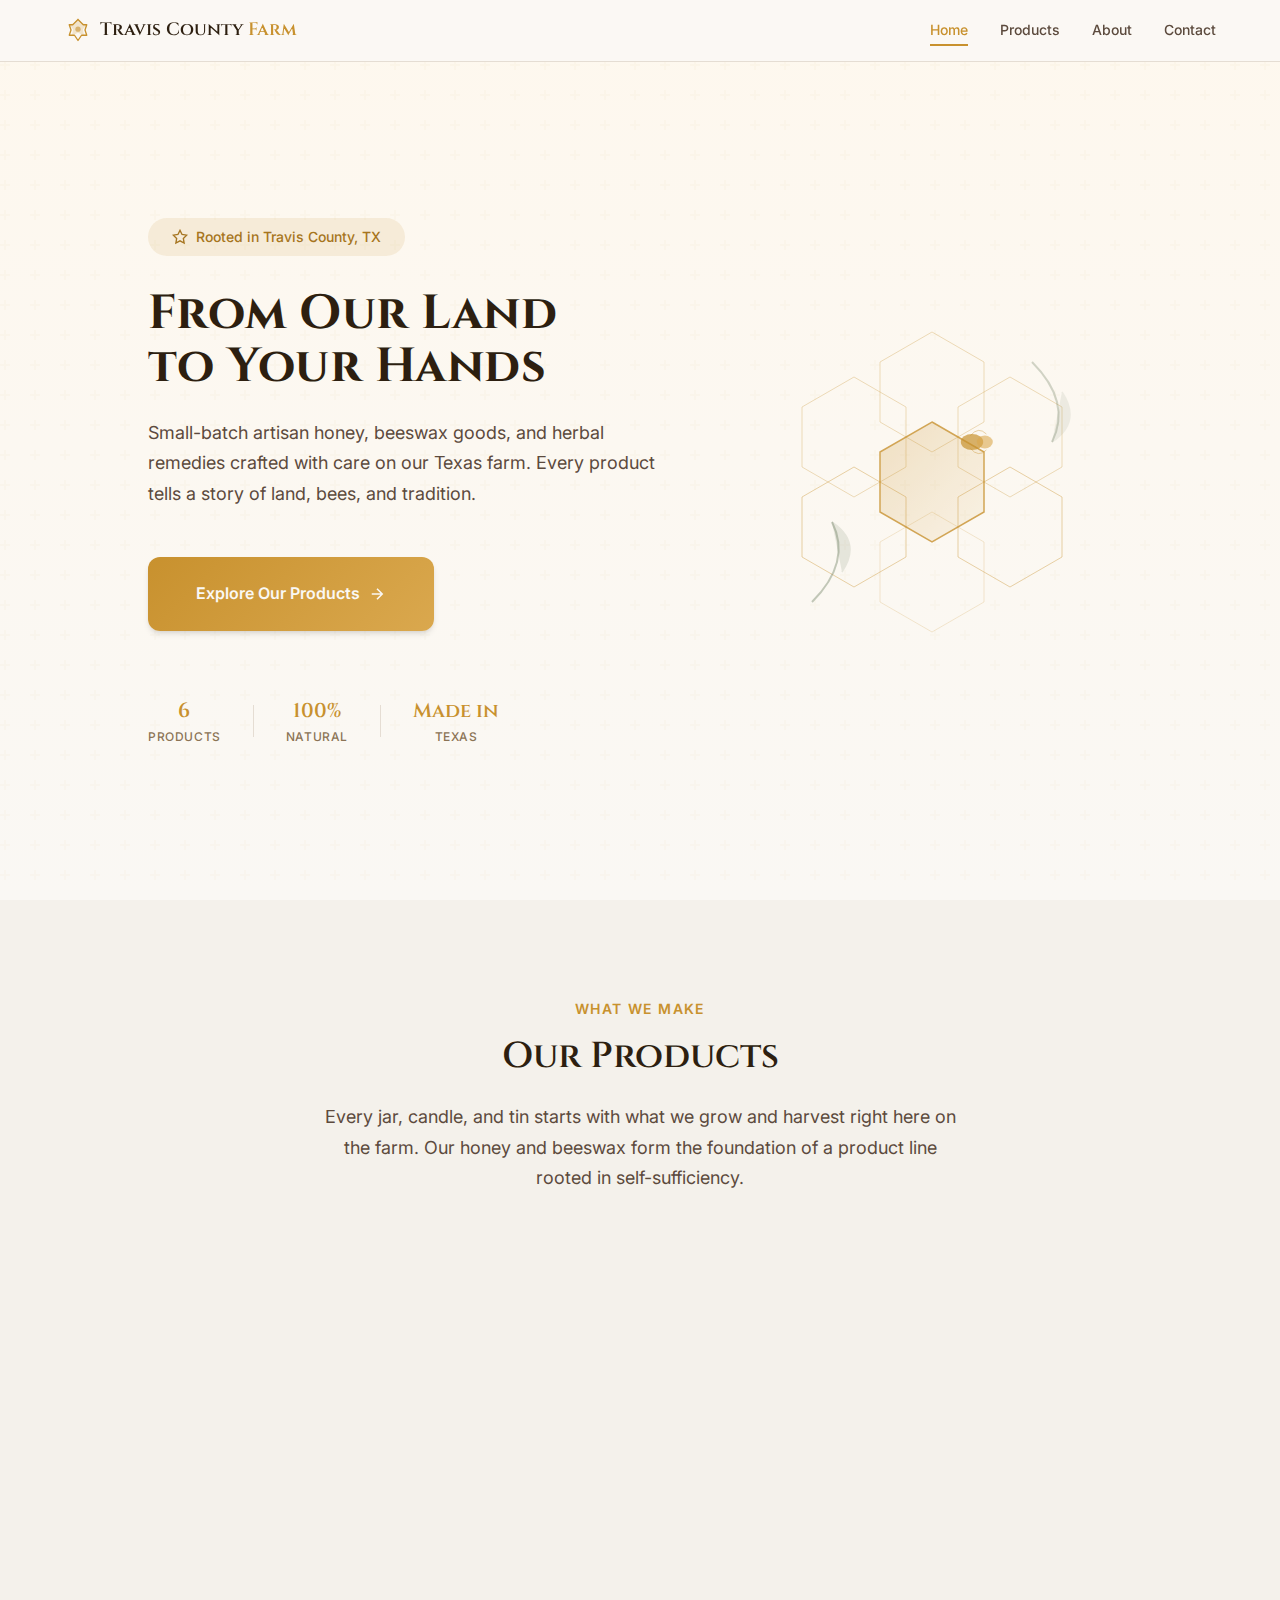
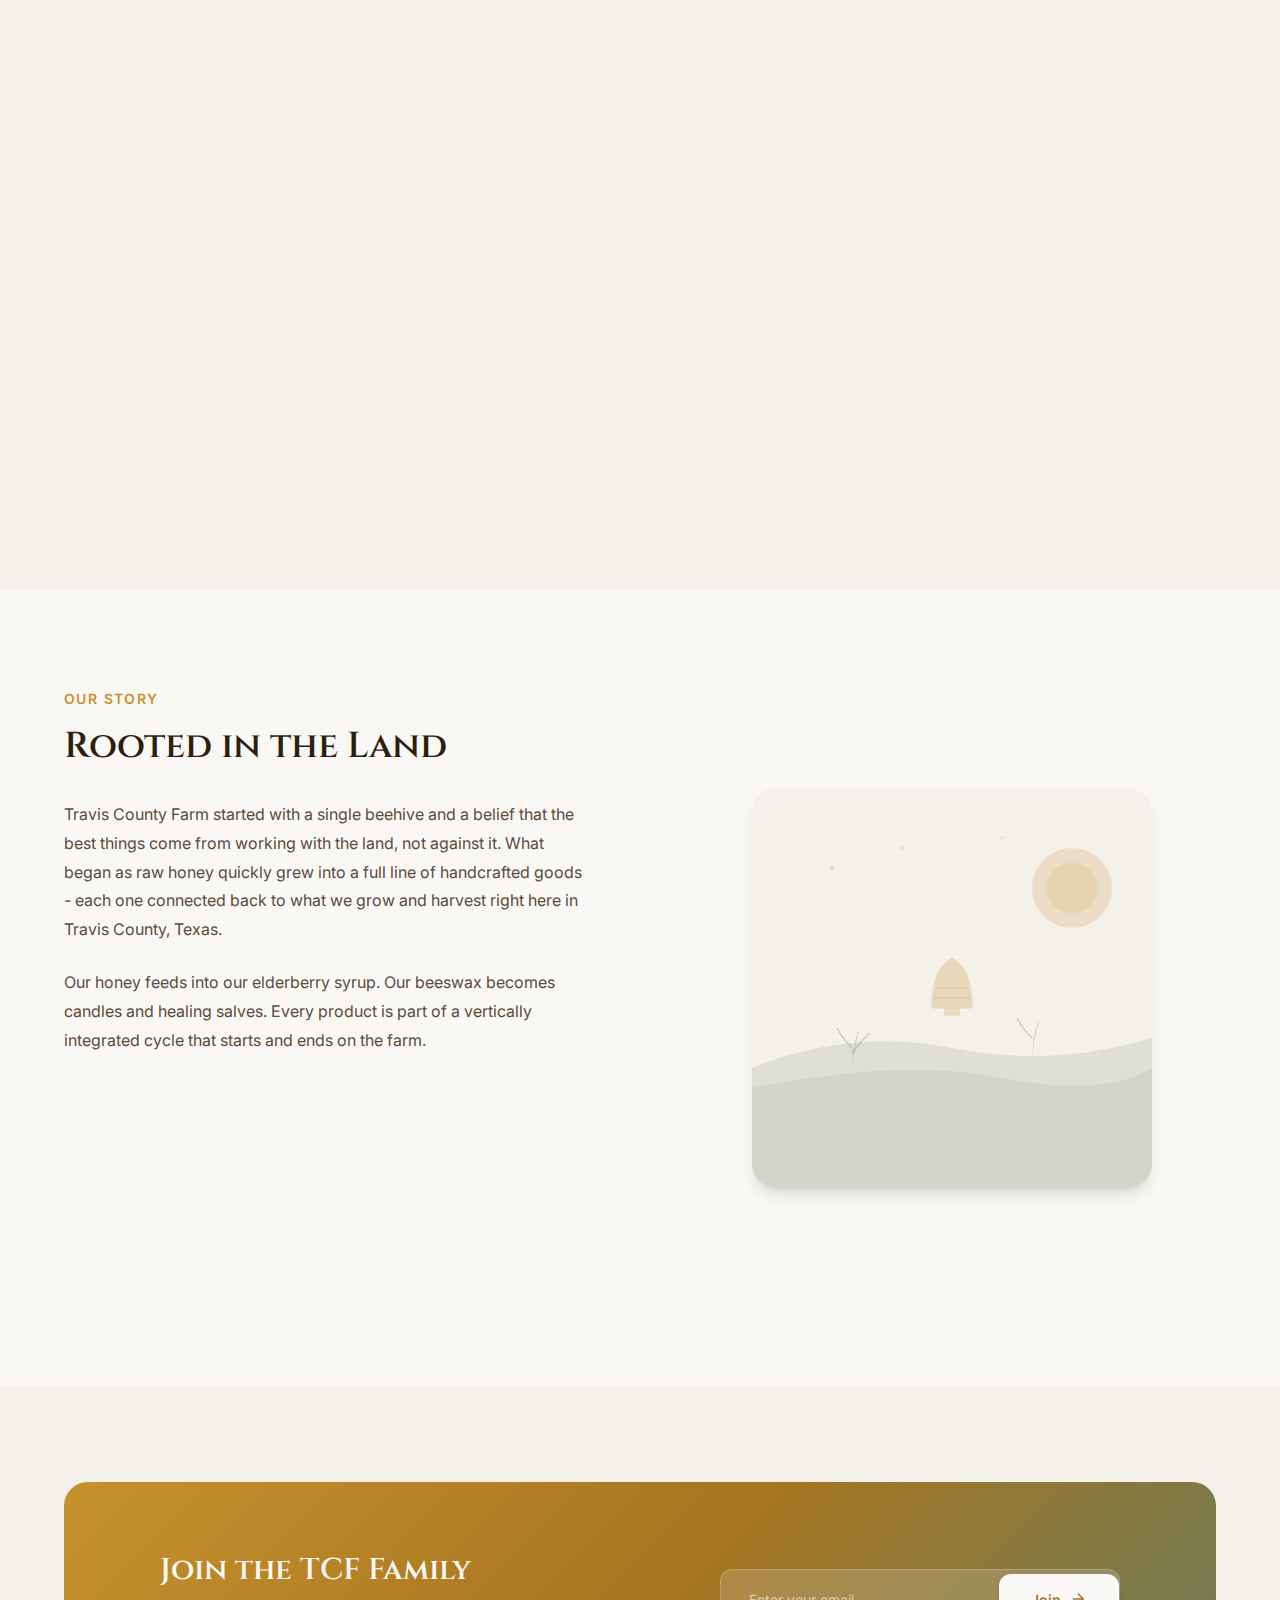
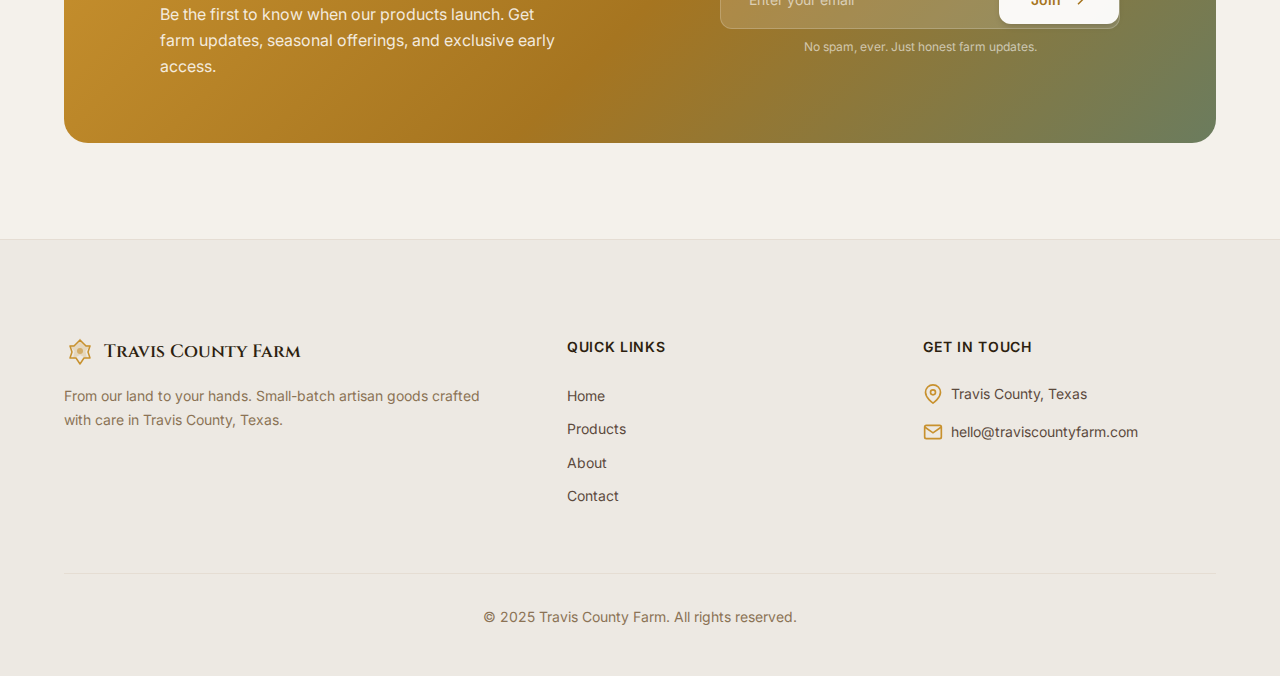
<file: index.html>
<!DOCTYPE html>
<html lang="en">
<head>
    <meta charset="UTF-8">
    <meta name="viewport" content="width=device-width, initial-scale=1.0, viewport-fit=cover">

    <!-- Primary Meta Tags -->
    <title>Travis County Farm | Artisan Honey, Beeswax & Herbal Goods from Texas</title>
    <meta name="title" content="Travis County Farm | Artisan Honey, Beeswax & Herbal Goods from Texas">
    <meta name="description" content="Small-batch raw honey, beeswax candles, herbal teas, tallow balm, elderberry syrup & healing salves. From our land to your hands in Travis County, TX.">
    <meta name="keywords" content="raw honey, beeswax candles, herbal tea, tallow balm, elderberry syrup, healing salve, Travis County, Texas farm, artisan goods, natural products">
    <meta name="author" content="Travis County Farm">
    <meta name="robots" content="index, follow, max-image-preview:large, max-snippet:-1">
    <link rel="canonical" href="https://traviscountyfarm.com/">

    <!-- Theme Color -->
    <meta name="theme-color" content="#c8912e">
    <meta name="msapplication-TileColor" content="#c8912e">

    <!-- Geographic Meta Tags -->
    <meta name="geo.region" content="US-TX">
    <meta name="geo.placename" content="Travis County, Texas">
    <meta name="geo.position" content="30.2672;-97.7431">
    <meta name="ICBM" content="30.2672, -97.7431">

    <!-- Open Graph / Facebook -->
    <meta property="og:type" content="website">
    <meta property="og:url" content="https://traviscountyfarm.com/">
    <meta property="og:title" content="Travis County Farm | From Our Land to Your Hands">
    <meta property="og:description" content="Small-batch raw honey, beeswax candles, herbal teas, tallow balm, elderberry syrup & healing salves. Artisan farm goods from Travis County, TX.">
    <meta property="og:site_name" content="Travis County Farm">
    <meta property="og:locale" content="en_US">

    <!-- Twitter -->
    <meta name="twitter:card" content="summary_large_image">
    <meta name="twitter:url" content="https://traviscountyfarm.com/">
    <meta name="twitter:title" content="Travis County Farm | From Our Land to Your Hands">
    <meta name="twitter:description" content="Small-batch raw honey, beeswax candles, herbal teas, tallow balm, elderberry syrup & healing salves from Travis County, TX.">

    <!-- Favicon -->
    <link rel="icon" type="image/svg+xml" href="/favicon.svg">

    <!-- Preconnect for Performance -->
    <link rel="preconnect" href="https://fonts.googleapis.com">
    <link rel="preconnect" href="https://fonts.gstatic.com" crossorigin>
    <link href="https://fonts.googleapis.com/css2?family=Cinzel:wght@400;500;600;700&family=Cormorant+Garamond:ital,wght@0,400;0,500;0,600;0,700;1,400&family=Inter:wght@300;400;500;600;700&display=swap" rel="stylesheet">
    <link rel="stylesheet" href="styles.css">

    <!-- Structured Data (JSON-LD) -->
    <script type="application/ld+json">
    {
        "@context": "https://schema.org",
        "@graph": [
            {
                "@type": "Organization",
                "@id": "https://traviscountyfarm.com/#organization",
                "name": "Travis County Farm",
                "url": "https://traviscountyfarm.com",
                "description": "Small-batch artisan farm goods - raw honey, beeswax candles, herbal teas, tallow balm, elderberry syrup, and healing salves from Travis County, Texas.",
                "areaServed": "US",
                "slogan": "From Our Land to Your Hands"
            },
            {
                "@type": "LocalBusiness",
                "@id": "https://traviscountyfarm.com/#localbusiness",
                "name": "Travis County Farm",
                "url": "https://traviscountyfarm.com",
                "priceRange": "$$",
                "address": {
                    "@type": "PostalAddress",
                    "addressLocality": "Travis County",
                    "addressRegion": "TX",
                    "addressCountry": "US"
                },
                "geo": {
                    "@type": "GeoCoordinates",
                    "latitude": 30.2672,
                    "longitude": -97.7431
                }
            },
            {
                "@type": "WebSite",
                "@id": "https://traviscountyfarm.com/#website",
                "url": "https://traviscountyfarm.com",
                "name": "Travis County Farm",
                "description": "Artisan honey, beeswax & herbal goods from Travis County, TX",
                "publisher": { "@id": "https://traviscountyfarm.com/#organization" },
                "inLanguage": "en-US"
            },
            {
                "@type": "Product",
                "name": "TCF's Raw Honey",
                "description": "Unfiltered, unheated raw honey harvested from our own hives in Travis County, Texas.",
                "brand": { "@id": "https://traviscountyfarm.com/#organization" },
                "category": "Honey",
                "offers": {
                    "@type": "Offer",
                    "price": "18.00",
                    "priceCurrency": "USD",
                    "availability": "https://schema.org/PreOrder"
                }
            },
            {
                "@type": "Product",
                "name": "Beeswax Candles",
                "description": "Hand-poured beeswax candles made from our own harvested wax. Clean-burning with a natural honey scent.",
                "brand": { "@id": "https://traviscountyfarm.com/#organization" },
                "category": "Candles",
                "offers": {
                    "@type": "Offer",
                    "price": "16.00",
                    "priceCurrency": "USD",
                    "availability": "https://schema.org/PreOrder"
                }
            },
            {
                "@type": "Product",
                "name": "Herbal Tea Blends",
                "description": "Hand-blended herbal teas using locally sourced herbs. Perfect paired with a spoonful of TCF honey.",
                "brand": { "@id": "https://traviscountyfarm.com/#organization" },
                "category": "Tea",
                "offers": {
                    "@type": "Offer",
                    "price": "14.00",
                    "priceCurrency": "USD",
                    "availability": "https://schema.org/PreOrder"
                }
            },
            {
                "@type": "Product",
                "name": "Tallow Balm",
                "description": "Grass-fed tallow balm infused with herbs and essential oils. Deep-moisturizing, chemical-free skincare.",
                "brand": { "@id": "https://traviscountyfarm.com/#organization" },
                "category": "Skincare",
                "offers": {
                    "@type": "Offer",
                    "price": "24.00",
                    "priceCurrency": "USD",
                    "availability": "https://schema.org/PreOrder"
                }
            },
            {
                "@type": "Product",
                "name": "Elderberry Syrup",
                "description": "Immune-boosting elderberry syrup sweetened with our own raw honey. A farm-to-bottle wellness staple.",
                "brand": { "@id": "https://traviscountyfarm.com/#organization" },
                "category": "Wellness",
                "offers": {
                    "@type": "Offer",
                    "price": "22.00",
                    "priceCurrency": "USD",
                    "availability": "https://schema.org/PreOrder"
                }
            },
            {
                "@type": "Product",
                "name": "Herbal Healing Salve",
                "description": "All-purpose healing salve made with TCF beeswax, infused oils, and medicinal herbs.",
                "brand": { "@id": "https://traviscountyfarm.com/#organization" },
                "category": "Skincare",
                "offers": {
                    "@type": "Offer",
                    "price": "15.00",
                    "priceCurrency": "USD",
                    "availability": "https://schema.org/PreOrder"
                }
            }
        ]
    }
    </script>
</head>
<body>

    <!-- ============================================
         Navigation
         ============================================ -->
    <nav class="nav" id="nav">
        <div class="nav-container">
            <a href="#" class="nav-logo">
                <div class="logo-icon">
                    <svg viewBox="0 0 32 32" fill="none" xmlns="http://www.w3.org/2000/svg">
                        <path d="M16 2L19.5 8.5L27 9.5L21.5 15L23 22.5L16 19L9 22.5L10.5 15L5 9.5L12.5 8.5L16 2Z" fill="currentColor" opacity="0.2"/>
                        <path d="M16 4L10 10H6L8 16L6 22H12L16 28L20 22H26L24 16L26 10H22L16 4Z" stroke="currentColor" stroke-width="1.5" stroke-linejoin="round" fill="none"/>
                        <circle cx="16" cy="15" r="3" fill="currentColor" opacity="0.6"/>
                    </svg>
                </div>
                <span class="logo-text">Travis County <span class="logo-suffix">Farm</span></span>
            </a>
            <div class="nav-links" id="navLinks">
                <a href="#" class="nav-link active">Home</a>
                <a href="#products" class="nav-link">Products</a>
                <a href="#about" class="nav-link">About</a>
                <a href="#contact" class="nav-link">Contact</a>
            </div>
            <button class="nav-mobile-toggle" id="navToggle" aria-label="Toggle menu" aria-expanded="false">
                <span></span>
                <span></span>
                <span></span>
            </button>
        </div>
    </nav>

    <!-- ============================================
         Hero Section
         ============================================ -->
    <section class="hero">
        <div class="hero-bg">
            <div class="hero-gradient"></div>
            <div class="hero-pattern"></div>
        </div>
        <div class="hero-content container">
            <div class="hero-text">
                <div class="hero-badge">
                    <svg width="16" height="16" viewBox="0 0 24 24" fill="none" stroke="currentColor" stroke-width="2"><path d="M12 2L15.09 8.26L22 9.27L17 14.14L18.18 21.02L12 17.77L5.82 21.02L7 14.14L2 9.27L8.91 8.26L12 2Z"/></svg>
                    Rooted in Travis County, TX
                </div>
                <h1 class="hero-title">From Our Land<br>to Your Hands</h1>
                <p class="hero-subtitle">Small-batch artisan honey, beeswax goods, and herbal remedies crafted with care on our Texas farm. Every product tells a story of land, bees, and tradition.</p>
                <div class="hero-actions">
                    <a href="#products" class="btn btn-primary btn-lg">
                        Explore Our Products
                        <svg width="18" height="18" viewBox="0 0 24 24" fill="none" stroke="currentColor" stroke-width="2"><path d="M5 12h14M12 5l7 7-7 7"/></svg>
                    </a>
                </div>
                <div class="hero-stats">
                    <div class="hero-stat">
                        <span class="stat-number">6</span>
                        <span class="stat-label">Products</span>
                    </div>
                    <div class="stat-divider"></div>
                    <div class="hero-stat">
                        <span class="stat-number">100%</span>
                        <span class="stat-label">Natural</span>
                    </div>
                    <div class="stat-divider"></div>
                    <div class="hero-stat">
                        <span class="stat-number">Made in</span>
                        <span class="stat-label">Texas</span>
                    </div>
                </div>
            </div>
            <div class="hero-visual">
                <svg class="hero-illustration" viewBox="0 0 400 400" fill="none" xmlns="http://www.w3.org/2000/svg">
                    <!-- Honeycomb pattern -->
                    <defs>
                        <linearGradient id="honeyGrad" x1="0%" y1="0%" x2="100%" y2="100%">
                            <stop offset="0%" style="stop-color:#c8912e;stop-opacity:0.3"/>
                            <stop offset="100%" style="stop-color:#daa84e;stop-opacity:0.1"/>
                        </linearGradient>
                    </defs>
                    <!-- Hex cells -->
                    <g transform="translate(200,200)">
                        <polygon points="0,-60 52,-30 52,30 0,60 -52,30 -52,-30" fill="url(#honeyGrad)" stroke="#c8912e" stroke-width="1.5" opacity="0.8"/>
                        <polygon points="0,-60 52,-30 52,30 0,60 -52,30 -52,-30" fill="none" stroke="#c8912e" stroke-width="1" opacity="0.4" transform="translate(78,45)"/>
                        <polygon points="0,-60 52,-30 52,30 0,60 -52,30 -52,-30" fill="none" stroke="#c8912e" stroke-width="1" opacity="0.4" transform="translate(-78,45)"/>
                        <polygon points="0,-60 52,-30 52,30 0,60 -52,30 -52,-30" fill="none" stroke="#c8912e" stroke-width="1" opacity="0.3" transform="translate(0,-90)"/>
                        <polygon points="0,-60 52,-30 52,30 0,60 -52,30 -52,-30" fill="none" stroke="#c8912e" stroke-width="1" opacity="0.3" transform="translate(78,-45)"/>
                        <polygon points="0,-60 52,-30 52,30 0,60 -52,30 -52,-30" fill="none" stroke="#c8912e" stroke-width="1" opacity="0.3" transform="translate(-78,-45)"/>
                        <polygon points="0,-60 52,-30 52,30 0,60 -52,30 -52,-30" fill="none" stroke="#c8912e" stroke-width="1" opacity="0.2" transform="translate(0,90)"/>
                    </g>
                    <!-- Bee -->
                    <g transform="translate(240,160) scale(0.8)">
                        <ellipse cx="0" cy="0" rx="14" ry="10" fill="#c8912e" opacity="0.7"/>
                        <ellipse cx="16" cy="0" rx="10" ry="8" fill="#daa84e" opacity="0.6"/>
                        <path d="M-2,-8 Q8,-20 18,-10" stroke="#c8912e" stroke-width="1" fill="none" opacity="0.5"/>
                        <path d="M-2,8 Q8,20 18,10" stroke="#c8912e" stroke-width="1" fill="none" opacity="0.5"/>
                    </g>
                    <!-- Leaf accents -->
                    <path d="M80,320 Q120,280 100,240" stroke="#6b7c5e" stroke-width="2" fill="none" opacity="0.4"/>
                    <path d="M100,240 Q130,260 110,290" stroke="#6b7c5e" stroke-width="1.5" fill="#6b7c5e" opacity="0.15"/>
                    <path d="M300,80 Q340,120 320,160" stroke="#6b7c5e" stroke-width="2" fill="none" opacity="0.3"/>
                    <path d="M320,160 Q350,140 330,110" stroke="#6b7c5e" stroke-width="1.5" fill="#6b7c5e" opacity="0.1"/>
                </svg>
            </div>
        </div>
    </section>

    <!-- ============================================
         Products Section
         ============================================ -->
    <section class="products-section" id="products">
        <div class="container">
            <div class="section-header">
                <span class="section-subtitle">What We Make</span>
                <h2 class="section-title">Our Products</h2>
                <p class="section-description">Every jar, candle, and tin starts with what we grow and harvest right here on the farm. Our honey and beeswax form the foundation of a product line rooted in self-sufficiency.</p>
            </div>

            <div class="products-grid">

                <!-- Product 1: Raw Honey -->
                <div class="product-card" data-category="honey">
                    <span class="product-badge flagship">Flagship</span>
                    <div class="product-image">
                        <div class="product-illustration honey">
                            <svg viewBox="0 0 80 80" fill="none" xmlns="http://www.w3.org/2000/svg">
                                <polygon points="40,8 62,22 62,50 40,64 18,50 18,22" stroke="currentColor" stroke-width="2" fill="currentColor" fill-opacity="0.1"/>
                                <polygon points="40,18 52,26 52,42 40,50 28,42 28,26" stroke="currentColor" stroke-width="1.5" fill="currentColor" fill-opacity="0.15"/>
                                <circle cx="40" cy="34" r="6" fill="currentColor" opacity="0.4"/>
                                <path d="M36,60 Q40,72 44,60" stroke="currentColor" stroke-width="1.5" fill="currentColor" fill-opacity="0.2"/>
                            </svg>
                        </div>
                    </div>
                    <span class="product-category">Raw Honey</span>
                    <h3 class="product-title">TCF's Raw Honey</h3>
                    <p class="product-description">Unfiltered, unheated raw honey straight from our Travis County hives. Rich in enzymes, pollen, and natural goodness.</p>
                    <div class="product-footer">
                        <span class="product-price">$18</span>
                        <span class="product-status">Coming Soon</span>
                    </div>
                </div>

                <!-- Product 2: Beeswax Candles -->
                <div class="product-card" data-category="beeswax">
                    <div class="product-image">
                        <div class="product-illustration candle">
                            <svg viewBox="0 0 80 80" fill="none" xmlns="http://www.w3.org/2000/svg">
                                <rect x="26" y="32" width="28" height="36" rx="4" stroke="currentColor" stroke-width="2" fill="currentColor" fill-opacity="0.1"/>
                                <line x1="40" y1="32" x2="40" y2="24" stroke="currentColor" stroke-width="2"/>
                                <path d="M36,24 Q40,10 44,24" fill="currentColor" opacity="0.5"/>
                                <ellipse cx="40" cy="22" rx="4" ry="6" fill="currentColor" opacity="0.3"/>
                                <path d="M30,44 L50,44" stroke="currentColor" stroke-width="1" opacity="0.3"/>
                                <path d="M30,50 L50,50" stroke="currentColor" stroke-width="1" opacity="0.2"/>
                            </svg>
                        </div>
                    </div>
                    <span class="product-category">Beeswax</span>
                    <h3 class="product-title">Beeswax Candles</h3>
                    <p class="product-description">Hand-poured from our own harvested beeswax. Clean-burning with a warm, natural honey scent that fills any room.</p>
                    <div class="product-footer">
                        <span class="product-price">$16</span>
                        <span class="product-status">Coming Soon</span>
                    </div>
                </div>

                <!-- Product 3: Herbal Tea Blends -->
                <div class="product-card" data-category="herbal">
                    <div class="product-image">
                        <div class="product-illustration tea">
                            <svg viewBox="0 0 80 80" fill="none" xmlns="http://www.w3.org/2000/svg">
                                <path d="M22,36 L22,60 Q22,68 30,68 L50,68 Q58,68 58,60 L58,36" stroke="currentColor" stroke-width="2" fill="currentColor" fill-opacity="0.08"/>
                                <path d="M58,42 Q68,42 68,52 Q68,58 58,58" stroke="currentColor" stroke-width="2" fill="none"/>
                                <path d="M32,28 Q34,18 36,28" stroke="currentColor" stroke-width="1.5" opacity="0.4"/>
                                <path d="M40,26 Q42,14 44,26" stroke="currentColor" stroke-width="1.5" opacity="0.3"/>
                                <path d="M48,28 Q50,20 52,28" stroke="currentColor" stroke-width="1.5" opacity="0.4"/>
                                <path d="M28,36 L56,36" stroke="currentColor" stroke-width="1" opacity="0.3"/>
                                <path d="M44,50 Q50,44 56,50 Q50,56 44,50Z" fill="currentColor" opacity="0.15"/>
                            </svg>
                        </div>
                    </div>
                    <span class="product-category">Herbal</span>
                    <h3 class="product-title">Herbal Tea Blends</h3>
                    <p class="product-description">Hand-blended herbal teas with locally sourced botanicals. Best enjoyed with a generous spoonful of TCF raw honey.</p>
                    <div class="product-footer">
                        <span class="product-price">$14</span>
                        <span class="product-status">Coming Soon</span>
                    </div>
                </div>

                <!-- Product 4: Tallow Balm -->
                <div class="product-card" data-category="skincare">
                    <span class="product-badge trending">Trending</span>
                    <div class="product-image">
                        <div class="product-illustration tallow">
                            <svg viewBox="0 0 80 80" fill="none" xmlns="http://www.w3.org/2000/svg">
                                <rect x="24" y="30" width="32" height="32" rx="8" stroke="currentColor" stroke-width="2" fill="currentColor" fill-opacity="0.1"/>
                                <path d="M24,38 Q40,34 56,38" stroke="currentColor" stroke-width="1.5" fill="none"/>
                                <ellipse cx="40" cy="30" rx="14" ry="4" stroke="currentColor" stroke-width="1.5" fill="currentColor" fill-opacity="0.15"/>
                                <path d="M36,46 Q40,40 44,46 Q48,52 40,56 Q32,52 36,46Z" fill="currentColor" opacity="0.2"/>
                                <line x1="40" y1="44" x2="40" y2="52" stroke="currentColor" stroke-width="1" opacity="0.3"/>
                            </svg>
                        </div>
                    </div>
                    <span class="product-category">Skincare</span>
                    <h3 class="product-title">Tallow Balm</h3>
                    <p class="product-description">Grass-fed tallow whipped with herbs and essential oils. Deep-moisturizing, chemical-free skincare the way nature intended.</p>
                    <div class="product-footer">
                        <span class="product-price">$24</span>
                        <span class="product-status">Coming Soon</span>
                    </div>
                </div>

                <!-- Product 5: Elderberry Syrup -->
                <div class="product-card" data-category="wellness">
                    <div class="product-image">
                        <div class="product-illustration elderberry">
                            <svg viewBox="0 0 80 80" fill="none" xmlns="http://www.w3.org/2000/svg">
                                <path d="M32,24 L32,60 Q32,66 38,66 L42,66 Q48,66 48,60 L48,24" stroke="currentColor" stroke-width="2" fill="currentColor" fill-opacity="0.08"/>
                                <ellipse cx="40" cy="24" rx="10" ry="4" stroke="currentColor" stroke-width="1.5" fill="currentColor" fill-opacity="0.15"/>
                                <circle cx="36" cy="42" r="3" fill="currentColor" opacity="0.35"/>
                                <circle cx="44" cy="38" r="2.5" fill="currentColor" opacity="0.3"/>
                                <circle cx="40" cy="48" r="2.5" fill="currentColor" opacity="0.25"/>
                                <circle cx="44" cy="52" r="2" fill="currentColor" opacity="0.2"/>
                                <circle cx="36" cy="54" r="2" fill="currentColor" opacity="0.2"/>
                                <rect x="38" y="16" width="4" height="8" rx="2" fill="currentColor" opacity="0.3"/>
                            </svg>
                        </div>
                    </div>
                    <span class="product-category">Wellness</span>
                    <h3 class="product-title">Elderberry Syrup</h3>
                    <p class="product-description">Immune-boosting elderberry syrup sweetened with our own raw honey. A true farm-to-bottle wellness staple for every season.</p>
                    <div class="product-footer">
                        <span class="product-price">$22</span>
                        <span class="product-status">Coming Soon</span>
                    </div>
                </div>

                <!-- Product 6: Herbal Healing Salve -->
                <div class="product-card" data-category="skincare">
                    <div class="product-image">
                        <div class="product-illustration salve">
                            <svg viewBox="0 0 80 80" fill="none" xmlns="http://www.w3.org/2000/svg">
                                <ellipse cx="40" cy="48" rx="22" ry="8" stroke="currentColor" stroke-width="2" fill="currentColor" fill-opacity="0.08"/>
                                <path d="M18,42 L18,48" stroke="currentColor" stroke-width="2"/>
                                <path d="M62,42 L62,48" stroke="currentColor" stroke-width="2"/>
                                <ellipse cx="40" cy="42" rx="22" ry="8" stroke="currentColor" stroke-width="2" fill="currentColor" fill-opacity="0.12"/>
                                <path d="M18,36 L18,42" stroke="currentColor" stroke-width="2"/>
                                <path d="M62,36 L62,42" stroke="currentColor" stroke-width="2"/>
                                <ellipse cx="40" cy="36" rx="22" ry="8" stroke="currentColor" stroke-width="2" fill="currentColor" fill-opacity="0.15"/>
                                <path d="M34,32 Q36,24 40,28 Q44,24 46,32" stroke="currentColor" stroke-width="1.5" fill="currentColor" fill-opacity="0.1"/>
                                <line x1="40" y1="28" x2="40" y2="20" stroke="currentColor" stroke-width="1" opacity="0.3"/>
                                <path d="M38,20 Q40,16 42,20" fill="currentColor" opacity="0.2"/>
                            </svg>
                        </div>
                    </div>
                    <span class="product-category">Herbal</span>
                    <h3 class="product-title">Herbal Healing Salve</h3>
                    <p class="product-description">All-purpose healing salve crafted with TCF beeswax, herb-infused oils, and medicinal botanicals. A medicine cabinet essential.</p>
                    <div class="product-footer">
                        <span class="product-price">$15</span>
                        <span class="product-status">Coming Soon</span>
                    </div>
                </div>

            </div>
        </div>
    </section>

    <!-- ============================================
         About Section
         ============================================ -->
    <section class="about-section" id="about">
        <div class="container">
            <div class="about-grid">
                <div class="about-content">
                    <span class="section-subtitle">Our Story</span>
                    <h2 class="section-title">Rooted in the Land</h2>
                    <p class="about-text">Travis County Farm started with a single beehive and a belief that the best things come from working with the land, not against it. What began as raw honey quickly grew into a full line of handcrafted goods - each one connected back to what we grow and harvest right here in Travis County, Texas.</p>
                    <p class="about-text">Our honey feeds into our elderberry syrup. Our beeswax becomes candles and healing salves. Every product is part of a vertically integrated cycle that starts and ends on the farm.</p>
                    <div class="about-values">
                        <div class="value-item">
                            <div class="value-icon">
                                <svg width="24" height="24" viewBox="0 0 24 24" fill="none" stroke="currentColor" stroke-width="2"><path d="M12 2L15.09 8.26L22 9.27L17 14.14L18.18 21.02L12 17.77L5.82 21.02L7 14.14L2 9.27L8.91 8.26L12 2Z"/></svg>
                            </div>
                            <div>
                                <h4>Locally Sourced</h4>
                                <p>Everything starts on our land in Travis County</p>
                            </div>
                        </div>
                        <div class="value-item">
                            <div class="value-icon">
                                <svg width="24" height="24" viewBox="0 0 24 24" fill="none" stroke="currentColor" stroke-width="2"><path d="M12 22s8-4 8-10V5l-8-3-8 3v7c0 6 8 10 8 10z"/></svg>
                            </div>
                            <div>
                                <h4>Small Batch</h4>
                                <p>Handcrafted in limited quantities for quality</p>
                            </div>
                        </div>
                        <div class="value-item">
                            <div class="value-icon">
                                <svg width="24" height="24" viewBox="0 0 24 24" fill="none" stroke="currentColor" stroke-width="2"><path d="M12 22c-4.97 0-9-2.69-9-6v-2c0-3.31 4.03-6 9-6s9 2.69 9 6v2c0 3.31-4.03 6-9 6z"/><path d="M12 14c4.97 0 9-2.69 9-6S16.97 2 12 2 3 4.69 3 8s4.03 6 9 6z"/></svg>
                            </div>
                            <div>
                                <h4>Chemical Free</h4>
                                <p>No additives, no shortcuts, just nature</p>
                            </div>
                        </div>
                    </div>
                </div>
                <div class="about-visual">
                    <svg class="about-illustration" viewBox="0 0 400 400" fill="none" xmlns="http://www.w3.org/2000/svg">
                        <!-- Farm landscape -->
                        <rect width="400" height="400" rx="24" fill="#f4f1eb"/>
                        <!-- Rolling hills -->
                        <path d="M0,280 Q100,240 200,260 Q300,280 400,250 L400,400 L0,400Z" fill="#6b7c5e" opacity="0.15"/>
                        <path d="M0,300 Q150,270 250,290 Q350,310 400,280 L400,400 L0,400Z" fill="#6b7c5e" opacity="0.1"/>
                        <!-- Sun -->
                        <circle cx="320" cy="100" r="40" fill="#c8912e" opacity="0.2"/>
                        <circle cx="320" cy="100" r="25" fill="#c8912e" opacity="0.15"/>
                        <!-- Beehive -->
                        <path d="M180,220 Q180,180 200,170 Q220,180 220,220Z" fill="#c8912e" opacity="0.25" stroke="#c8912e" stroke-width="1"/>
                        <path d="M184,200 L216,200" stroke="#c8912e" stroke-width="1" opacity="0.3"/>
                        <path d="M182,210 L218,210" stroke="#c8912e" stroke-width="1" opacity="0.3"/>
                        <rect x="192" y="220" width="16" height="8" rx="2" fill="#c8912e" opacity="0.2"/>
                        <!-- Plants -->
                        <path d="M100,280 Q102,250 108,240 Q104,250 100,280Z" fill="#6b7c5e" opacity="0.3"/>
                        <path d="M100,260 Q90,250 85,240" stroke="#6b7c5e" stroke-width="1.5" fill="none" opacity="0.3"/>
                        <path d="M100,265 Q110,252 118,245" stroke="#6b7c5e" stroke-width="1.5" fill="none" opacity="0.3"/>
                        <path d="M280,270 Q282,240 288,230 Q284,240 280,270Z" fill="#6b7c5e" opacity="0.3"/>
                        <path d="M280,250 Q270,240 265,230" stroke="#6b7c5e" stroke-width="1.5" fill="none" opacity="0.3"/>
                        <!-- Stars -->
                        <circle cx="80" cy="80" r="2" fill="#c8912e" opacity="0.3"/>
                        <circle cx="150" cy="60" r="1.5" fill="#c8912e" opacity="0.25"/>
                        <circle cx="250" cy="50" r="1.5" fill="#c8912e" opacity="0.2"/>
                    </svg>
                </div>
            </div>
        </div>
    </section>

    <!-- ============================================
         CTA / Newsletter Section
         ============================================ -->
    <section class="cta-section">
        <div class="container">
            <div class="cta-card">
                <div class="cta-content">
                    <h2 class="cta-title">Join the TCF Family</h2>
                    <p class="cta-description">Be the first to know when our products launch. Get farm updates, seasonal offerings, and exclusive early access.</p>
                </div>
                <form class="cta-form" id="newsletterForm">
                    <div class="cta-input-group">
                        <input type="email" placeholder="Enter your email" required aria-label="Email address">
                        <button type="submit" class="btn btn-primary">
                            <span>Join</span>
                            <svg width="18" height="18" viewBox="0 0 24 24" fill="none" stroke="currentColor" stroke-width="2"><path d="M5 12h14M12 5l7 7-7 7"/></svg>
                        </button>
                    </div>
                    <p class="cta-note">No spam, ever. Just honest farm updates.</p>
                </form>
            </div>
        </div>
    </section>

    <!-- ============================================
         Footer
         ============================================ -->
    <footer class="footer" id="contact">
        <div class="container">
            <div class="footer-grid">
                <div class="footer-brand">
                    <div class="footer-logo">
                        <div class="logo-icon">
                            <svg viewBox="0 0 32 32" fill="none" xmlns="http://www.w3.org/2000/svg">
                                <path d="M16 2L19.5 8.5L27 9.5L21.5 15L23 22.5L16 19L9 22.5L10.5 15L5 9.5L12.5 8.5L16 2Z" fill="currentColor" opacity="0.2"/>
                                <path d="M16 4L10 10H6L8 16L6 22H12L16 28L20 22H26L24 16L26 10H22L16 4Z" stroke="currentColor" stroke-width="1.5" stroke-linejoin="round" fill="none"/>
                                <circle cx="16" cy="15" r="3" fill="currentColor" opacity="0.6"/>
                            </svg>
                        </div>
                        <span>Travis County <span class="logo-suffix">Farm</span></span>
                    </div>
                    <p class="footer-tagline">From our land to your hands. Small-batch artisan goods crafted with care in Travis County, Texas.</p>
                </div>

                <div class="footer-links">
                    <h4>Quick Links</h4>
                    <ul>
                        <li><a href="#">Home</a></li>
                        <li><a href="#products">Products</a></li>
                        <li><a href="#about">About</a></li>
                        <li><a href="#contact">Contact</a></li>
                    </ul>
                </div>

                <div class="footer-contact">
                    <h4>Get in Touch</h4>
                    <div class="contact-details">
                        <div class="contact-item">
                            <svg width="20" height="20" viewBox="0 0 24 24" fill="none" stroke="currentColor" stroke-width="2"><path d="M21 10c0 7-9 13-9 13s-9-6-9-13a9 9 0 0 1 18 0z"/><circle cx="12" cy="10" r="3"/></svg>
                            <span>Travis County, Texas</span>
                        </div>
                        <div class="contact-item">
                            <svg width="20" height="20" viewBox="0 0 24 24" fill="none" stroke="currentColor" stroke-width="2"><path d="M4 4h16c1.1 0 2 .9 2 2v12c0 1.1-.9 2-2 2H4c-1.1 0-2-.9-2-2V6c0-1.1.9-2 2-2z"/><polyline points="22,6 12,13 2,6"/></svg>
                            <a href="mailto:hello@traviscountyfarm.com">hello@traviscountyfarm.com</a>
                        </div>
                    </div>
                </div>
            </div>

            <div class="footer-bottom">
                <p>&copy; 2025 Travis County Farm. All rights reserved.</p>
            </div>
        </div>
    </footer>

    <script src="script.js"></script>
</body>
</html>
</file>
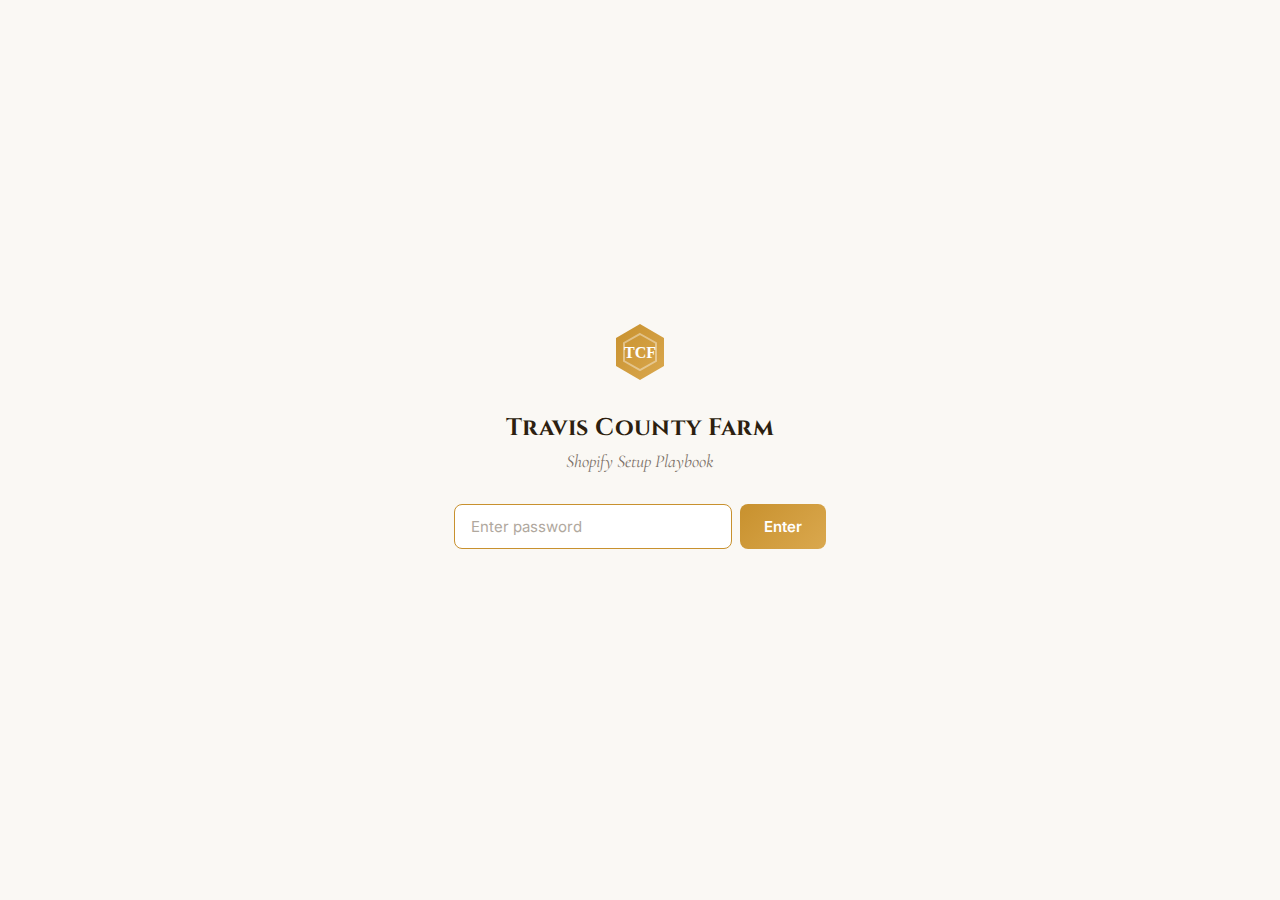
<file: playbook/index.html>
<!DOCTYPE html>
<html lang="en">
<head>
  <meta charset="utf-8">
  <meta name="viewport" content="width=device-width, initial-scale=1.0">
  <meta name="robots" content="noindex, nofollow">
  <title>TCF Playbook</title>
  <link rel="icon" type="image/svg+xml" href="/favicon.svg">
  <link rel="preconnect" href="https://fonts.googleapis.com">
  <link rel="preconnect" href="https://fonts.gstatic.com" crossorigin>
  <link href="https://fonts.googleapis.com/css2?family=Cinzel:wght@500;700&family=Cormorant+Garamond:ital,wght@0,400;0,600;1,400&family=Inter:wght@400;500;600&display=swap" rel="stylesheet">
  <style>
    *, *::before, *::after { box-sizing: border-box; margin: 0; padding: 0; }

    :root {
      --gold: #c8912e;
      --gold-light: #daa84e;
      --sage: #6b7c5e;
      --terra: #b5684a;
      --cream: #faf8f4;
      --text: #2d1f10;
      --text-muted: #7a7067;
    }

    body {
      font-family: 'Inter', sans-serif;
      background: var(--cream);
      color: var(--text);
      min-height: 100vh;
      display: flex;
      align-items: center;
      justify-content: center;
    }

    /* ===== Password Gate ===== */
    .gate {
      text-align: center;
      padding: 40px 24px;
      max-width: 420px;
      width: 100%;
    }

    .gate__logo {
      width: 64px;
      height: 64px;
      margin: 0 auto 24px;
    }

    .gate__title {
      font-family: 'Cinzel', serif;
      font-size: 24px;
      font-weight: 700;
      letter-spacing: 0.02em;
      margin-bottom: 6px;
    }

    .gate__subtitle {
      font-family: 'Cormorant Garamond', serif;
      font-size: 18px;
      font-style: italic;
      color: var(--text-muted);
      margin-bottom: 32px;
    }

    .gate__form {
      display: flex;
      gap: 8px;
      margin-bottom: 12px;
    }

    .gate__input {
      flex: 1;
      padding: 12px 16px;
      border: 1px solid #d4c9b8;
      border-radius: 8px;
      font-size: 15px;
      font-family: inherit;
      background: #fff;
      color: var(--text);
      outline: none;
      transition: border-color 0.2s;
    }

    .gate__input:focus {
      border-color: var(--gold);
    }

    .gate__input::placeholder {
      color: #b0a89e;
    }

    .gate__btn {
      padding: 12px 24px;
      background: linear-gradient(135deg, var(--gold), var(--gold-light));
      color: #fff;
      border: none;
      border-radius: 8px;
      font-size: 15px;
      font-weight: 600;
      font-family: inherit;
      cursor: pointer;
      transition: opacity 0.2s;
      white-space: nowrap;
    }

    .gate__btn:hover { opacity: 0.9; }

    .gate__error {
      font-size: 13px;
      color: var(--terra);
      min-height: 20px;
    }

    /* ===== Content (after auth) ===== */
    .content {
      display: none;
      width: 100%;
      height: 100vh;
      flex-direction: column;
    }

    .content.is-visible {
      display: flex;
    }

    .content__bar {
      display: flex;
      align-items: center;
      justify-content: space-between;
      padding: 12px 24px;
      background: #fff;
      border-bottom: 1px solid #e8e0d6;
      flex-shrink: 0;
    }

    .content__bar-left {
      display: flex;
      align-items: center;
      gap: 12px;
    }

    .content__bar-logo {
      width: 32px;
      height: 32px;
    }

    .content__bar-title {
      font-family: 'Cinzel', serif;
      font-size: 15px;
      font-weight: 700;
      letter-spacing: 0.02em;
    }

    .content__download {
      display: inline-flex;
      align-items: center;
      gap: 8px;
      padding: 8px 20px;
      background: linear-gradient(135deg, var(--gold), var(--gold-light));
      color: #fff;
      text-decoration: none;
      border-radius: 6px;
      font-size: 14px;
      font-weight: 600;
      transition: opacity 0.2s;
    }

    .content__download:hover { opacity: 0.9; }

    .content__download svg {
      width: 16px;
      height: 16px;
    }

    .content__frame {
      flex: 1;
      border: none;
      width: 100%;
    }

    body.authed {
      padding: 0;
      display: block;
    }

    @media (max-width: 520px) {
      .gate__form { flex-direction: column; }
      .gate__btn { width: 100%; justify-content: center; }
      .content__bar { flex-direction: column; gap: 10px; padding: 12px 16px; }
      .content__bar-title { font-size: 13px; }
    }

    /* ===== Floating Index Menu (mobile) ===== */
    .fab {
      display: none;
      position: fixed;
      bottom: 24px;
      right: 24px;
      width: 56px;
      height: 56px;
      border-radius: 50%;
      background: linear-gradient(135deg, var(--gold), var(--gold-light));
      color: #fff;
      border: none;
      box-shadow: 0 4px 16px rgba(200, 145, 46, 0.4);
      cursor: pointer;
      z-index: 1000;
      transition: transform 0.2s, box-shadow 0.2s;
      align-items: center;
      justify-content: center;
    }
    .fab:hover { transform: scale(1.05); box-shadow: 0 6px 24px rgba(200, 145, 46, 0.5); }
    .fab:active { transform: scale(0.95); }
    .fab svg { width: 24px; height: 24px; }
    .fab.is-open svg.fab-menu { display: none; }
    .fab.is-open svg.fab-close { display: block; }
    .fab svg.fab-close { display: none; }

    .index-overlay {
      display: none;
      position: fixed;
      inset: 0;
      background: rgba(0, 0, 0, 0.4);
      z-index: 998;
      opacity: 0;
      transition: opacity 0.3s;
    }
    .index-overlay.is-open {
      opacity: 1;
    }

    .index-menu {
      display: none;
      position: fixed;
      bottom: 92px;
      right: 24px;
      width: 260px;
      max-height: calc(100vh - 140px);
      overflow-y: auto;
      background: #fff;
      border-radius: 16px;
      box-shadow: 0 8px 32px rgba(0, 0, 0, 0.15);
      z-index: 999;
      opacity: 0;
      transform: translateY(12px) scale(0.95);
      transition: opacity 0.25s, transform 0.25s;
    }
    .index-menu.is-open {
      opacity: 1;
      transform: translateY(0) scale(1);
    }

    .index-menu__header {
      padding: 16px 20px 12px;
      border-bottom: 1px solid #eee;
      font-family: 'Cinzel', serif;
      font-size: 13px;
      font-weight: 700;
      letter-spacing: 0.04em;
      color: var(--text-muted);
      text-transform: uppercase;
    }

    .index-menu__list {
      list-style: none;
      padding: 8px 0;
    }

    .index-menu__item {
      display: flex;
      align-items: center;
      gap: 12px;
      padding: 12px 20px;
      text-decoration: none;
      color: var(--text);
      font-size: 14px;
      font-weight: 500;
      transition: background 0.15s;
      cursor: pointer;
      border: none;
      background: none;
      width: 100%;
      text-align: left;
      font-family: inherit;
    }
    .index-menu__item:hover {
      background: var(--cream);
    }

    .index-menu__num {
      width: 28px;
      height: 28px;
      border-radius: 50%;
      background: linear-gradient(135deg, var(--gold), var(--gold-light));
      color: #fff;
      font-size: 12px;
      font-weight: 700;
      display: flex;
      align-items: center;
      justify-content: center;
      flex-shrink: 0;
    }

    .index-menu__item--download {
      border-top: 1px solid #eee;
      margin-top: 4px;
      padding-top: 14px;
      color: var(--gold);
      font-weight: 600;
    }
    .index-menu__item--download .index-menu__num {
      background: linear-gradient(135deg, var(--sage), #7d8e6e);
    }

    @media (max-width: 768px) {
      .fab { display: flex; }
      .index-overlay { display: block; pointer-events: none; }
      .index-overlay.is-open { pointer-events: auto; }
      .index-menu { display: block; pointer-events: none; }
      .index-menu.is-open { pointer-events: auto; }
    }
  </style>
</head>
<body>

  <!-- Password Gate -->
  <div class="gate" id="gate">
    <svg class="gate__logo" viewBox="0 0 32 32" xmlns="http://www.w3.org/2000/svg">
      <defs><linearGradient id="g" x1="0%" y1="0%" x2="100%" y2="100%"><stop offset="0%" style="stop-color:#c8912e"/><stop offset="100%" style="stop-color:#daa84e"/></linearGradient></defs>
      <polygon points="16,2 28,9 28,23 16,30 4,23 4,9" fill="url(#g)"/>
      <polygon points="16,7 24,11.5 24,20.5 16,25 8,20.5 8,11.5" fill="none" stroke="#fff" stroke-width="1" opacity="0.4"/>
      <text x="16" y="19" text-anchor="middle" font-family="Georgia, serif" font-size="8" font-weight="bold" fill="#fff">TCF</text>
    </svg>
    <h1 class="gate__title">Travis County Farm</h1>
    <p class="gate__subtitle">Shopify Setup Playbook</p>
    <form class="gate__form" id="gate-form">
      <input type="password" class="gate__input" id="gate-password" placeholder="Enter password" autocomplete="off" autofocus>
      <button type="submit" class="gate__btn">Enter</button>
    </form>
    <p class="gate__error" id="gate-error"></p>
  </div>

  <!-- Protected Content -->
  <div class="content" id="content">
    <div class="content__bar">
      <div class="content__bar-left">
        <svg class="content__bar-logo" viewBox="0 0 32 32" xmlns="http://www.w3.org/2000/svg">
          <defs><linearGradient id="g2" x1="0%" y1="0%" x2="100%" y2="100%"><stop offset="0%" style="stop-color:#c8912e"/><stop offset="100%" style="stop-color:#daa84e"/></linearGradient></defs>
          <polygon points="16,2 28,9 28,23 16,30 4,23 4,9" fill="url(#g2)"/>
          <text x="16" y="19" text-anchor="middle" font-family="Georgia, serif" font-size="8" font-weight="bold" fill="#fff">TCF</text>
        </svg>
        <span class="content__bar-title">TCF Shopify Playbook</span>
      </div>
      <a href="tcf-shopify-theme.zip" download class="content__download">
        <svg viewBox="0 0 24 24" fill="none" stroke="currentColor" stroke-width="2" stroke-linecap="round" stroke-linejoin="round"><path d="M21 15v4a2 2 0 0 1-2 2H5a2 2 0 0 1-2-2v-4"/><polyline points="7 10 12 15 17 10"/><line x1="12" y1="15" x2="12" y2="3"/></svg>
        Download Theme (.zip)
      </a>
    </div>
    <iframe src="guide.html" class="content__frame" id="playbook-frame" title="TCF Setup Playbook"></iframe>

    <!-- Floating Index Button (mobile) -->
    <button class="fab" id="fab" aria-label="Open section menu">
      <svg class="fab-menu" viewBox="0 0 24 24" fill="none" stroke="currentColor" stroke-width="2" stroke-linecap="round" stroke-linejoin="round"><line x1="3" y1="6" x2="21" y2="6"/><line x1="3" y1="12" x2="21" y2="12"/><line x1="3" y1="18" x2="21" y2="18"/></svg>
      <svg class="fab-close" viewBox="0 0 24 24" fill="none" stroke="currentColor" stroke-width="2" stroke-linecap="round" stroke-linejoin="round"><line x1="18" y1="6" x2="6" y2="18"/><line x1="6" y1="6" x2="18" y2="18"/></svg>
    </button>

    <div class="index-overlay" id="index-overlay"></div>

    <div class="index-menu" id="index-menu">
      <div class="index-menu__header">Playbook Sections</div>
      <ul class="index-menu__list">
        <li><button class="index-menu__item" data-section="welcome"><span class="index-menu__num">1</span>Welcome</button></li>
        <li><button class="index-menu__item" data-section="getting-started"><span class="index-menu__num">2</span>Getting Started</button></li>
        <li><button class="index-menu__item" data-section="products"><span class="index-menu__num">3</span>Managing Products</button></li>
        <li><button class="index-menu__item" data-section="customizing"><span class="index-menu__num">4</span>Customizing Your Store</button></li>
        <li><button class="index-menu__item" data-section="orders"><span class="index-menu__num">5</span>Orders & Fulfillment</button></li>
        <li><button class="index-menu__item" data-section="email"><span class="index-menu__num">6</span>Email & Customers</button></li>
        <li><button class="index-menu__item" data-section="pages"><span class="index-menu__num">7</span>Pages & Blog</button></li>
        <li><button class="index-menu__item" data-section="settings"><span class="index-menu__num">8</span>Settings & Payments</button></li>
        <li><button class="index-menu__item" data-section="faq"><span class="index-menu__num">9</span>FAQ</button></li>
        <li><a href="tcf-shopify-theme.zip" download class="index-menu__item index-menu__item--download"><span class="index-menu__num"><svg viewBox="0 0 24 24" fill="none" stroke="currentColor" stroke-width="2.5" width="14" height="14"><path d="M21 15v4a2 2 0 0 1-2 2H5a2 2 0 0 1-2-2v-4"/><polyline points="7 10 12 15 17 10"/><line x1="12" y1="15" x2="12" y2="3"/></svg></span>Download Theme</a></li>
      </ul>
    </div>
  </div>

  <script>
    (function() {
      var HASH = '9611d66d2d183aaa44936048ca4a32a5f9b043a615e663a39248653e3ff6ec2b';

      function sha256(str) {
        var buf = new TextEncoder().encode(str);
        return crypto.subtle.digest('SHA-256', buf).then(function(h) {
          return Array.from(new Uint8Array(h)).map(function(b) {
            return b.toString(16).padStart(2, '0');
          }).join('');
        });
      }

      function unlock() {
        document.getElementById('gate').style.display = 'none';
        document.getElementById('content').classList.add('is-visible');
        document.body.classList.add('authed');
        sessionStorage.setItem('tcf_playbook', '1');
      }

      // Check session
      if (sessionStorage.getItem('tcf_playbook') === '1') {
        unlock();
      }

      document.getElementById('gate-form').addEventListener('submit', function(e) {
        e.preventDefault();
        var pw = document.getElementById('gate-password').value;
        sha256(pw).then(function(hash) {
          if (hash === HASH) {
            unlock();
          } else {
            document.getElementById('gate-error').textContent = 'Incorrect password';
            document.getElementById('gate-password').value = '';
            document.getElementById('gate-password').focus();
          }
        });
      });

      // ===== Floating Index Menu =====
      var fab = document.getElementById('fab');
      var indexMenu = document.getElementById('index-menu');
      var indexOverlay = document.getElementById('index-overlay');
      var isMenuOpen = false;

      function toggleMenu() {
        isMenuOpen = !isMenuOpen;
        fab.classList.toggle('is-open', isMenuOpen);
        indexMenu.classList.toggle('is-open', isMenuOpen);
        indexOverlay.classList.toggle('is-open', isMenuOpen);
      }

      fab.addEventListener('click', toggleMenu);
      indexOverlay.addEventListener('click', toggleMenu);

      // Navigate iframe to section
      document.querySelectorAll('[data-section]').forEach(function(btn) {
        btn.addEventListener('click', function() {
          var sectionId = this.getAttribute('data-section');
          var frame = document.getElementById('playbook-frame');
          try {
            var target = frame.contentDocument.getElementById(sectionId);
            if (target) target.scrollIntoView({ behavior: 'smooth' });
          } catch (e) {
            // Fallback: reload iframe with hash
            frame.src = 'guide.html#' + sectionId;
          }
          toggleMenu();
        });
      });
    })();
  </script>
</body>
</html>
</file>
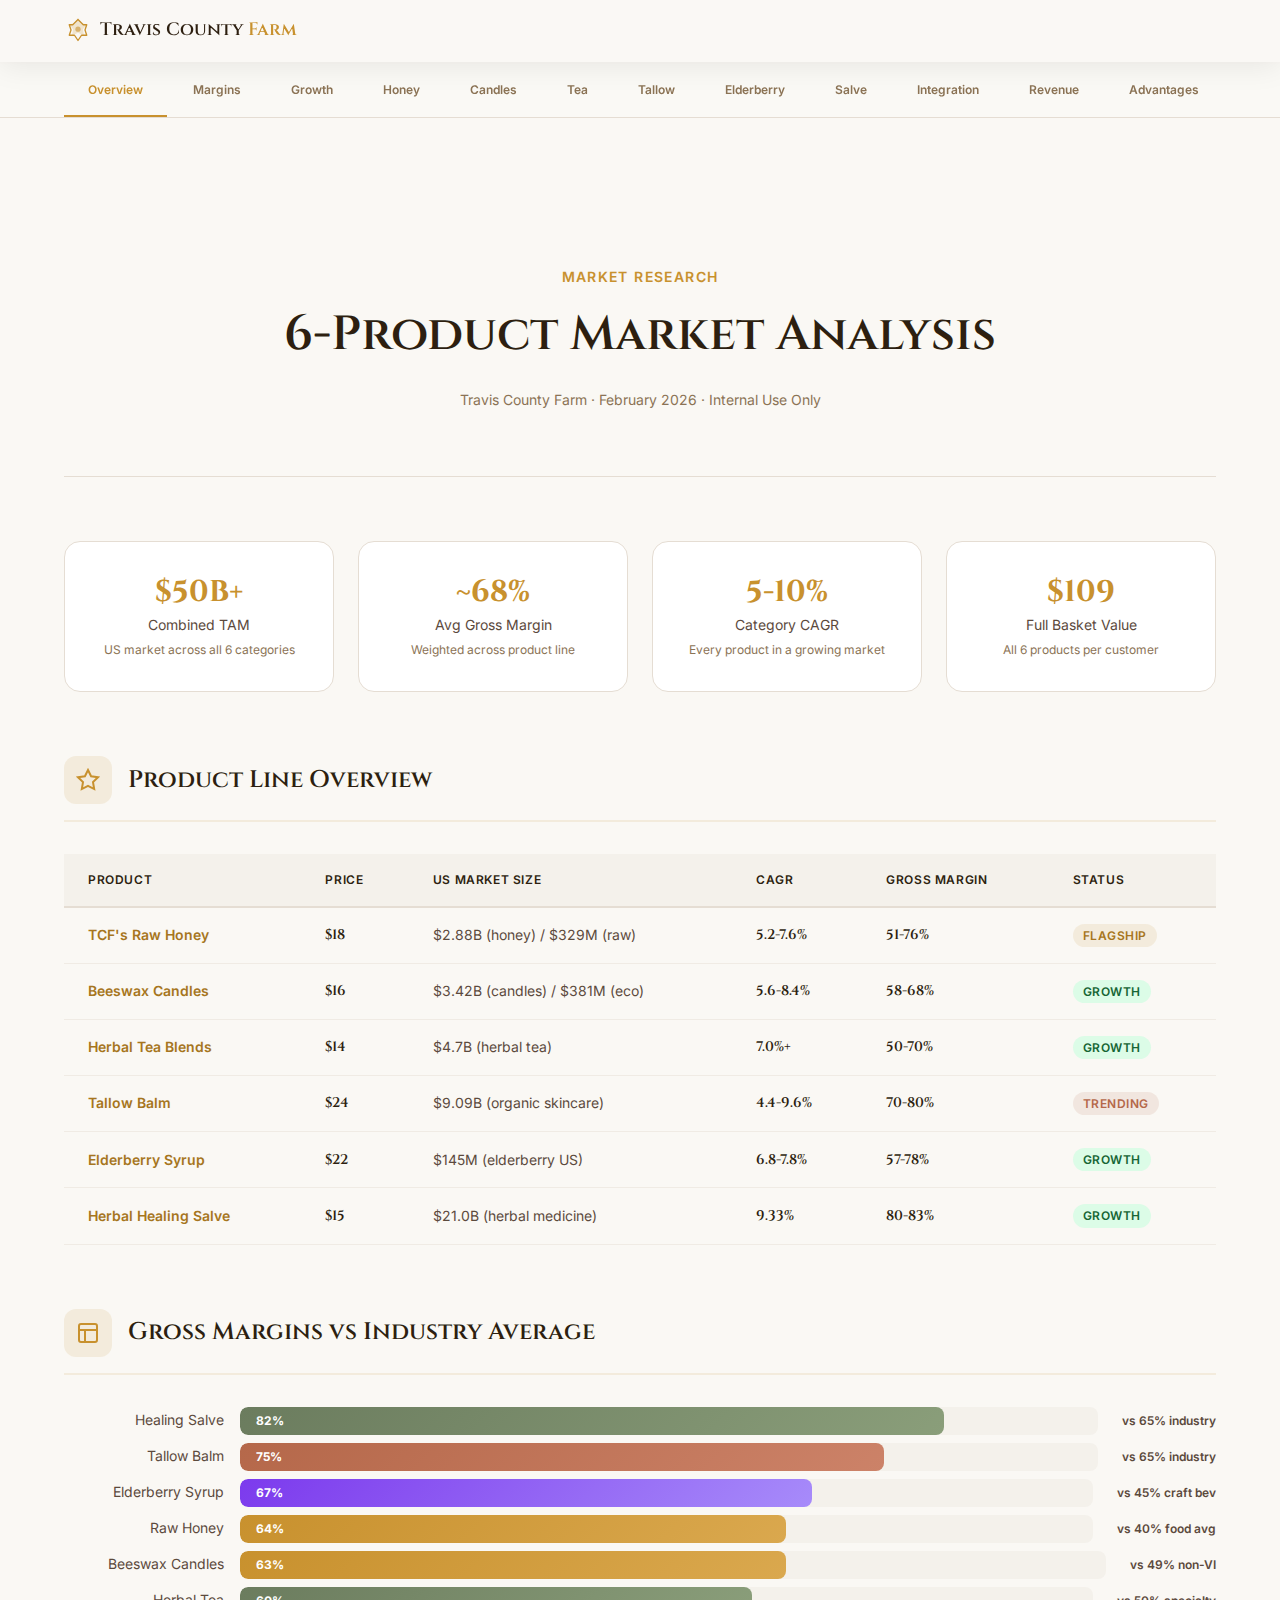
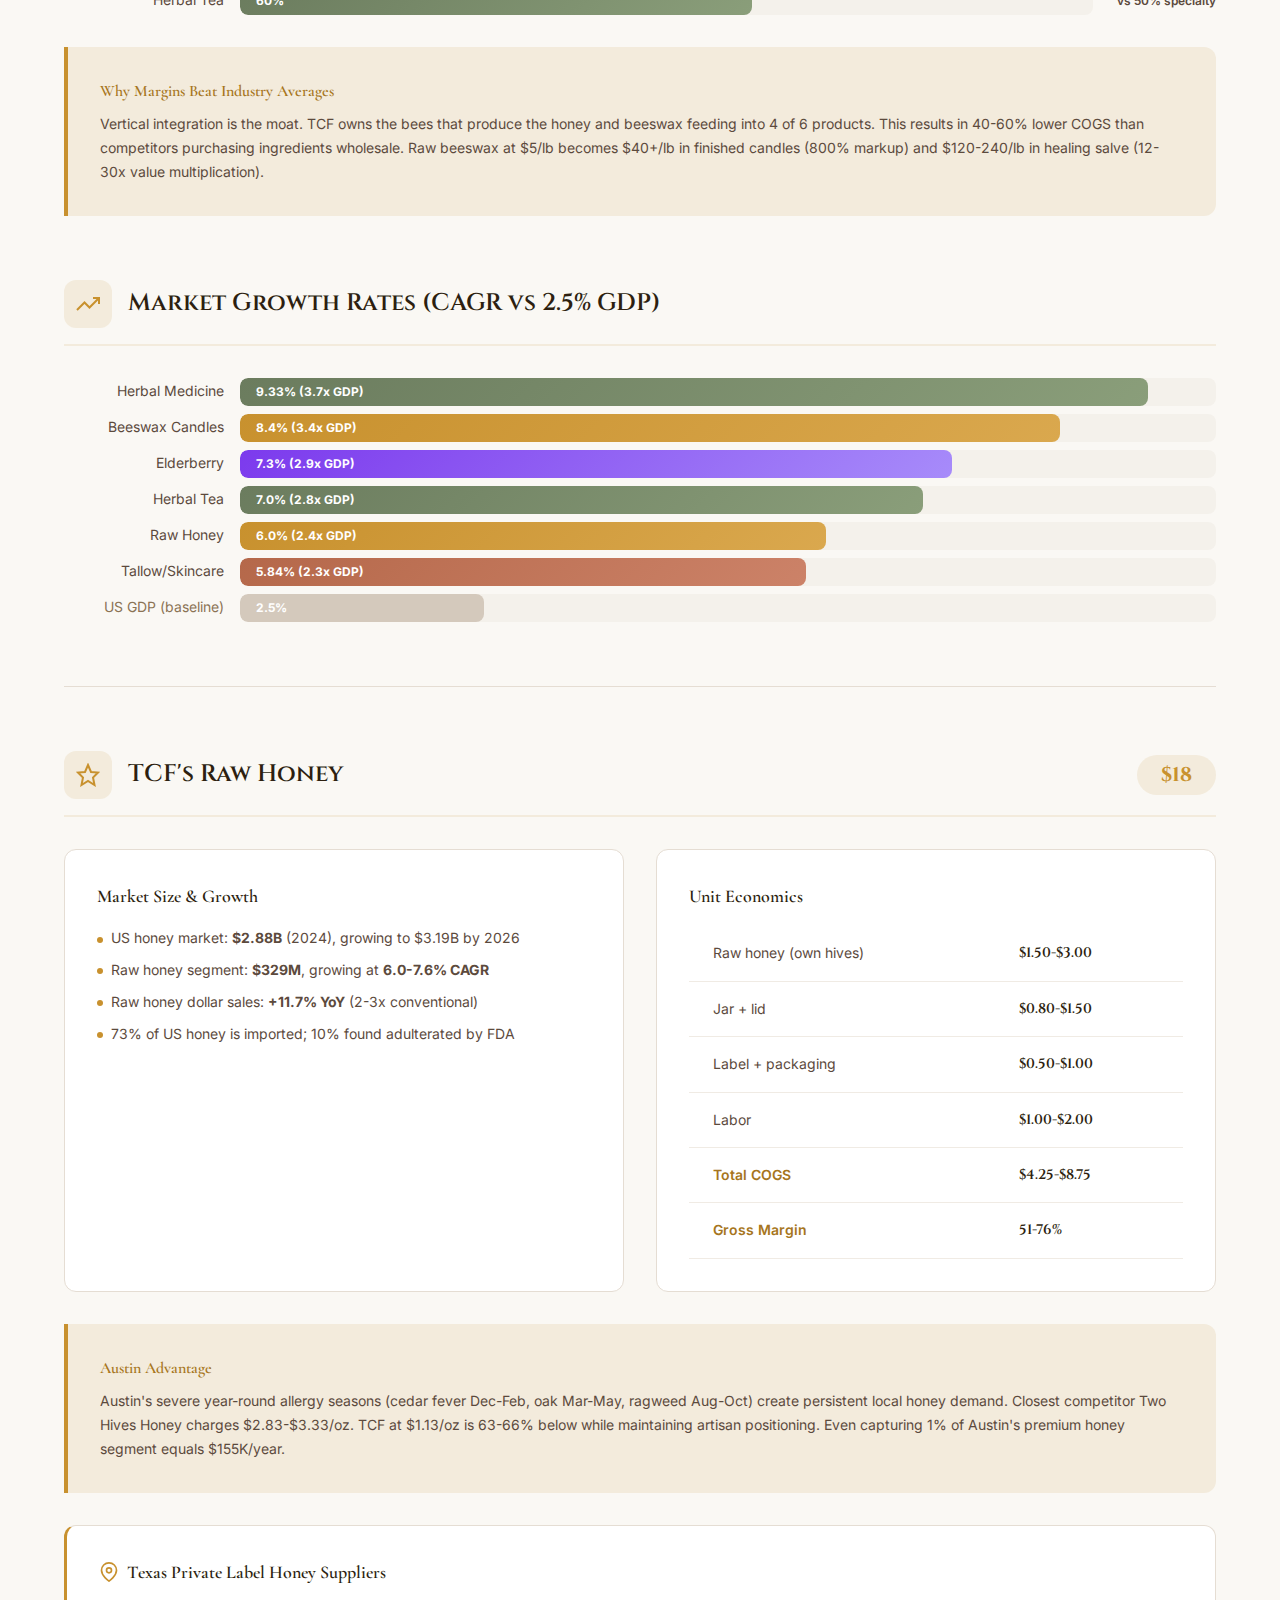
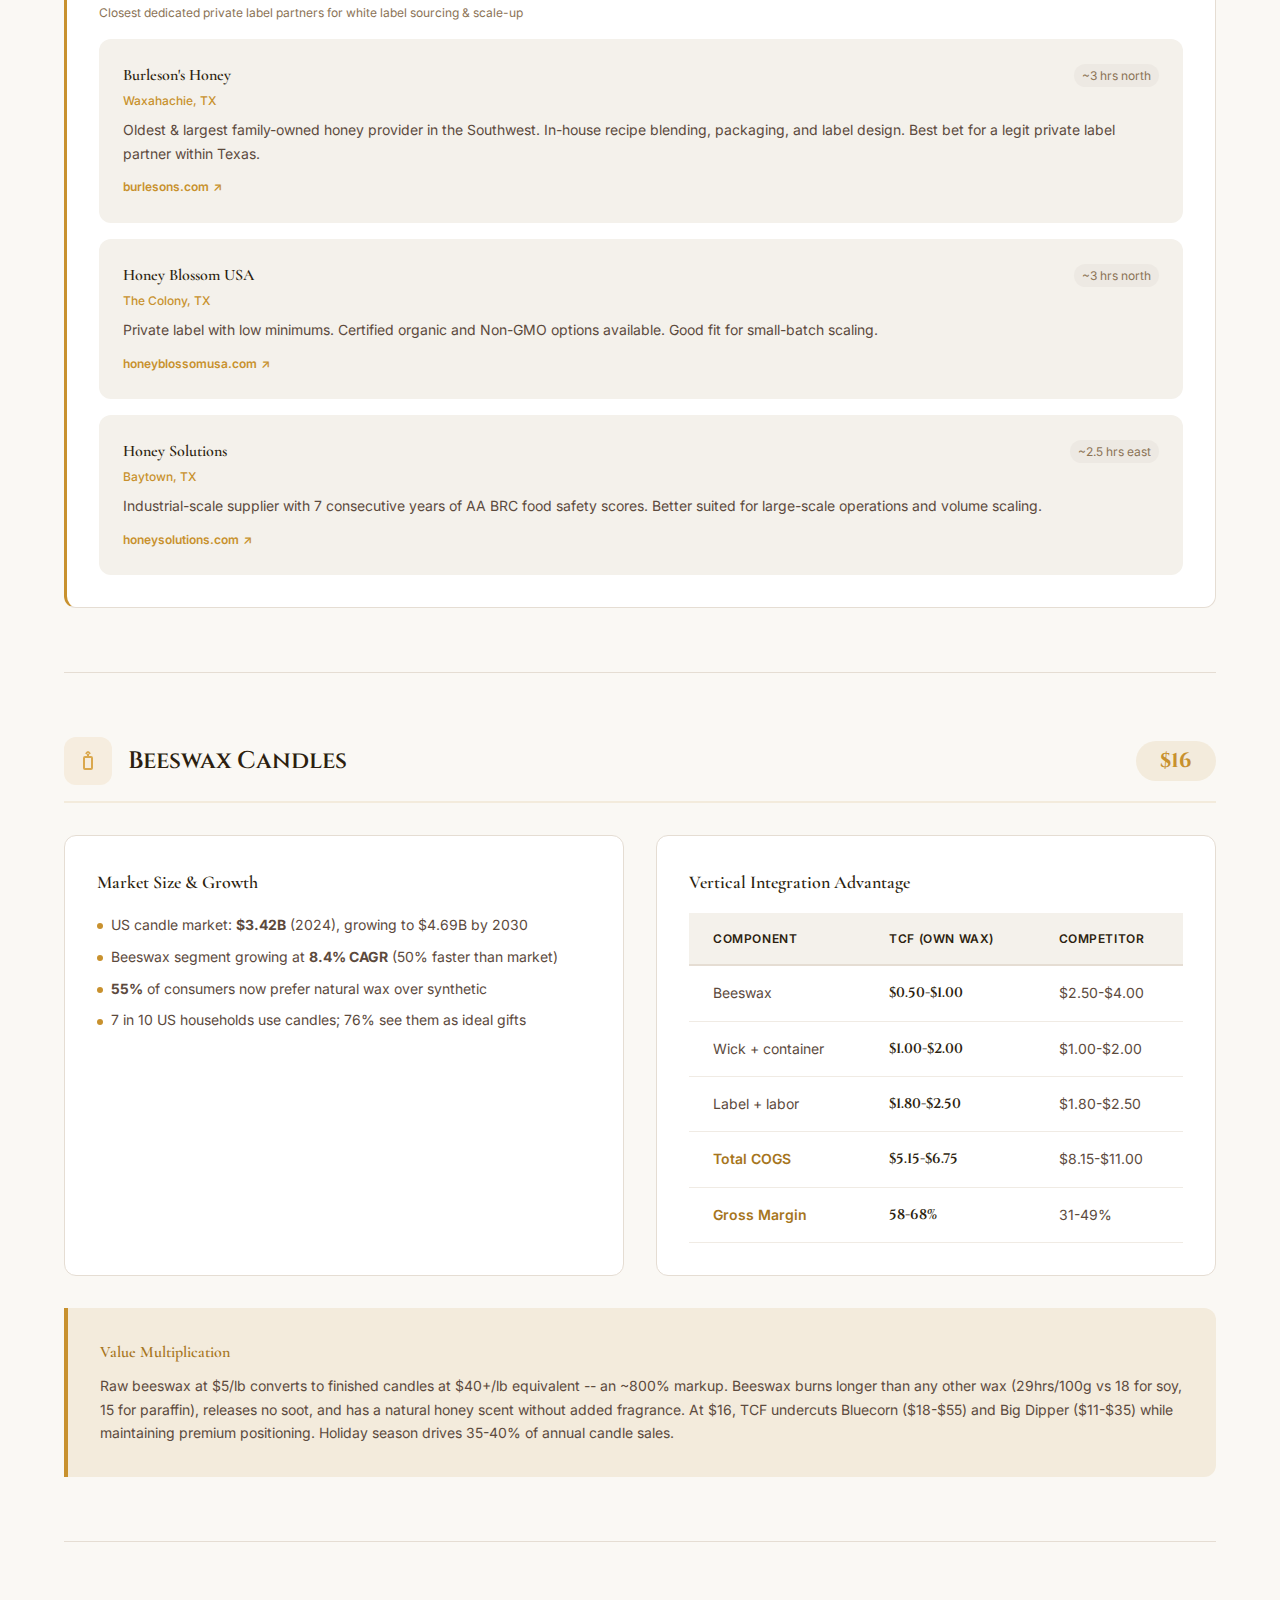
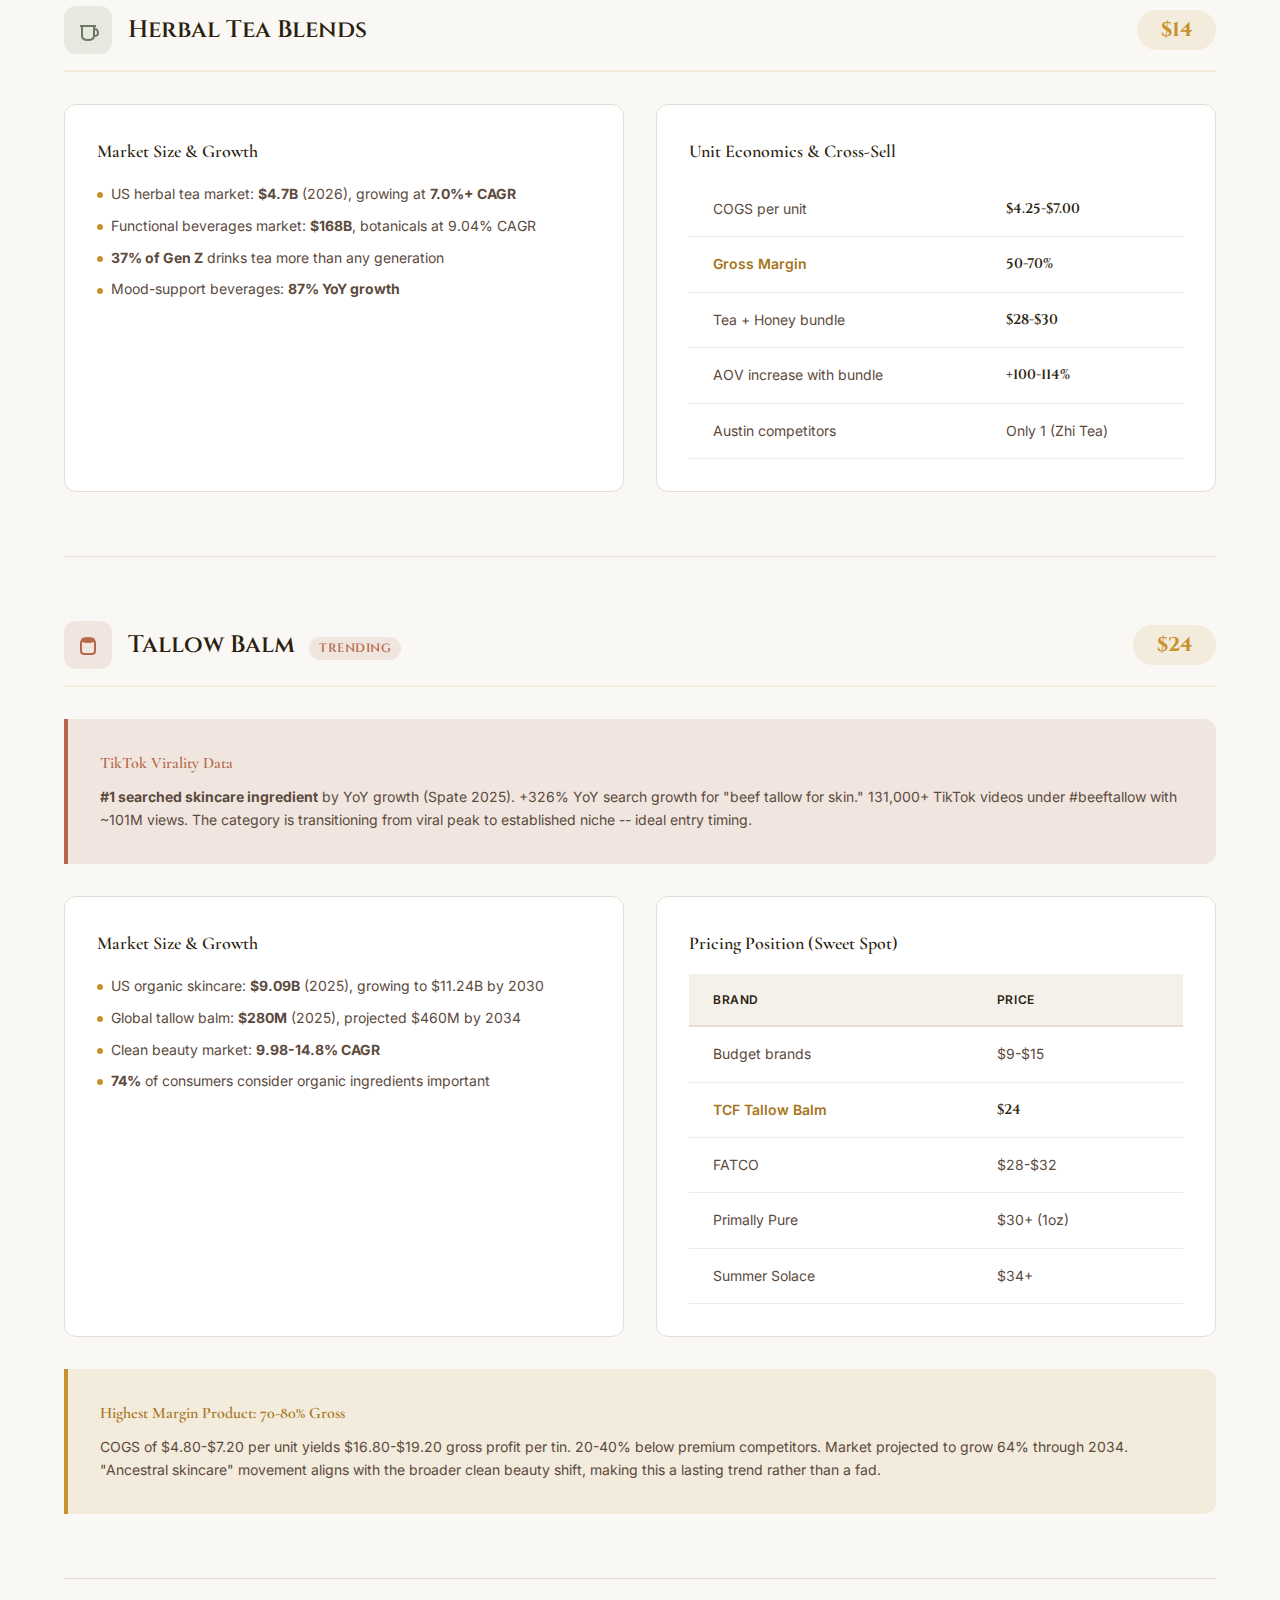
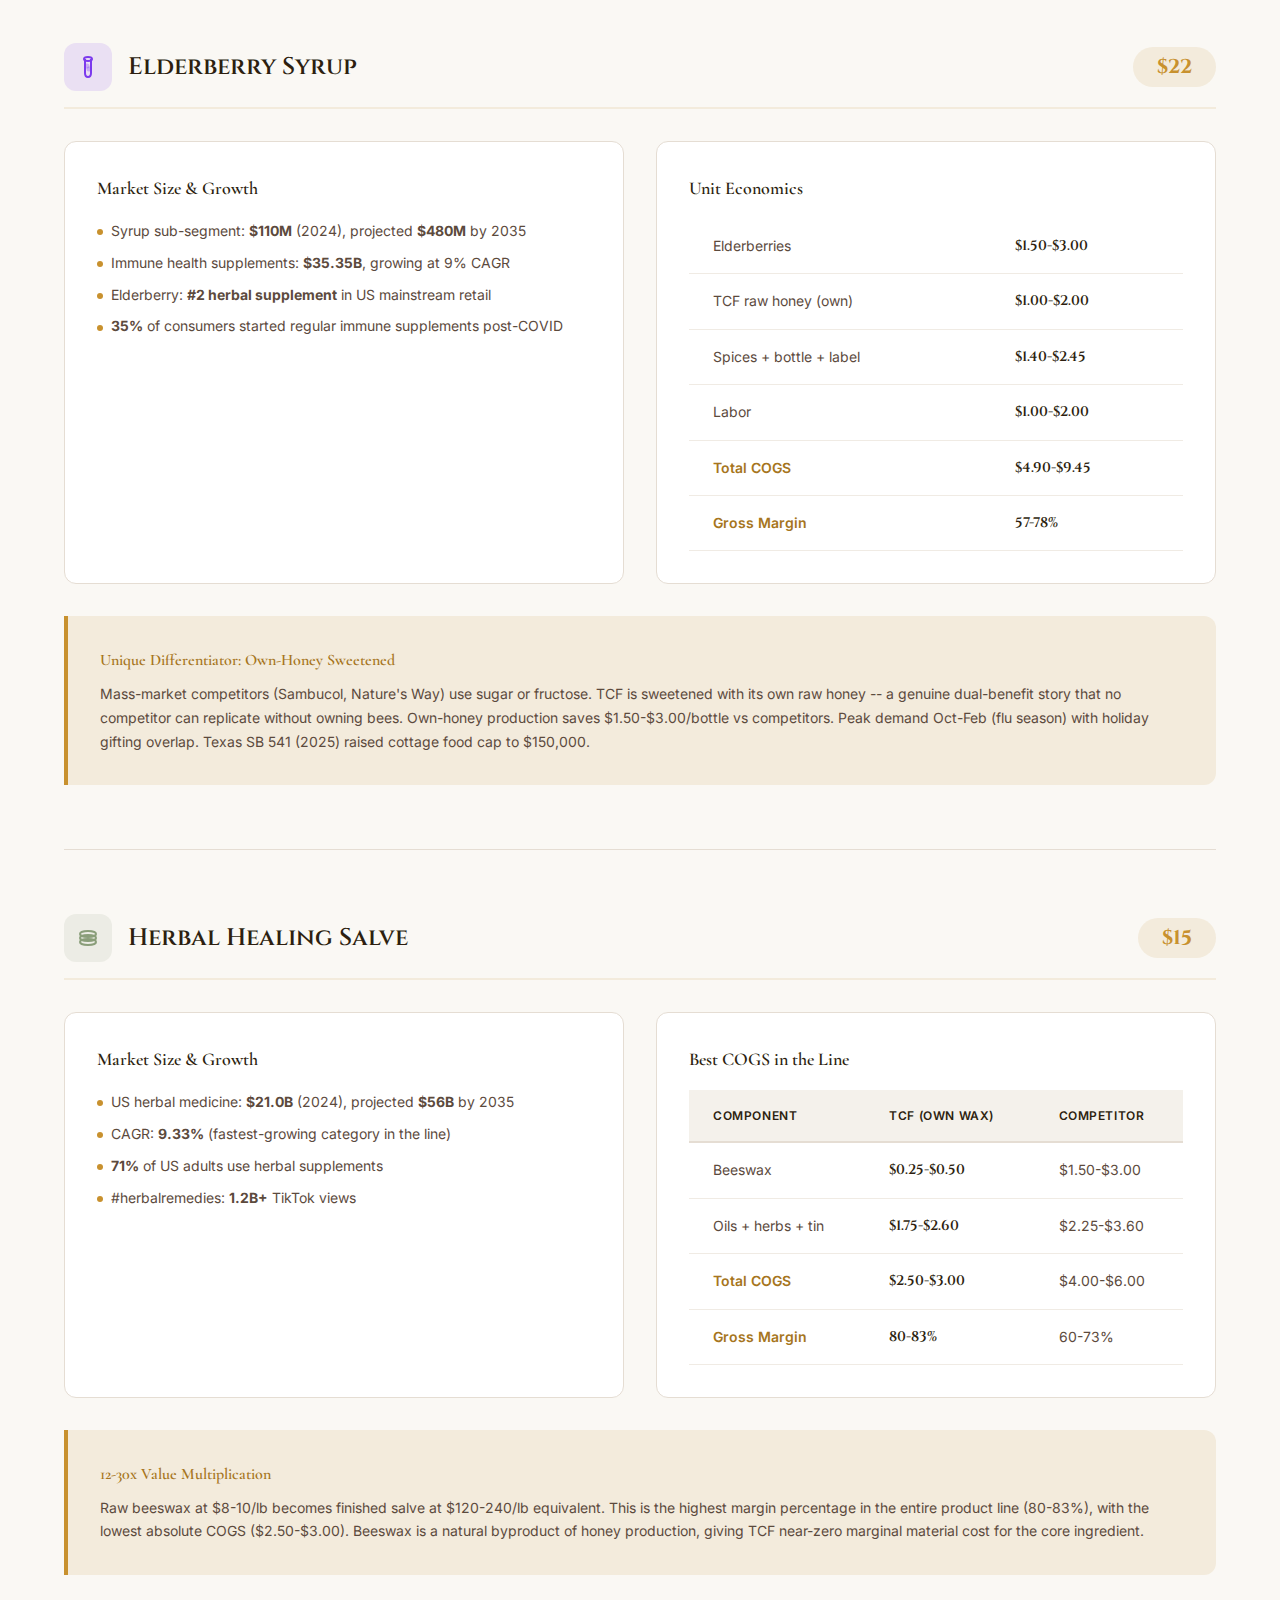
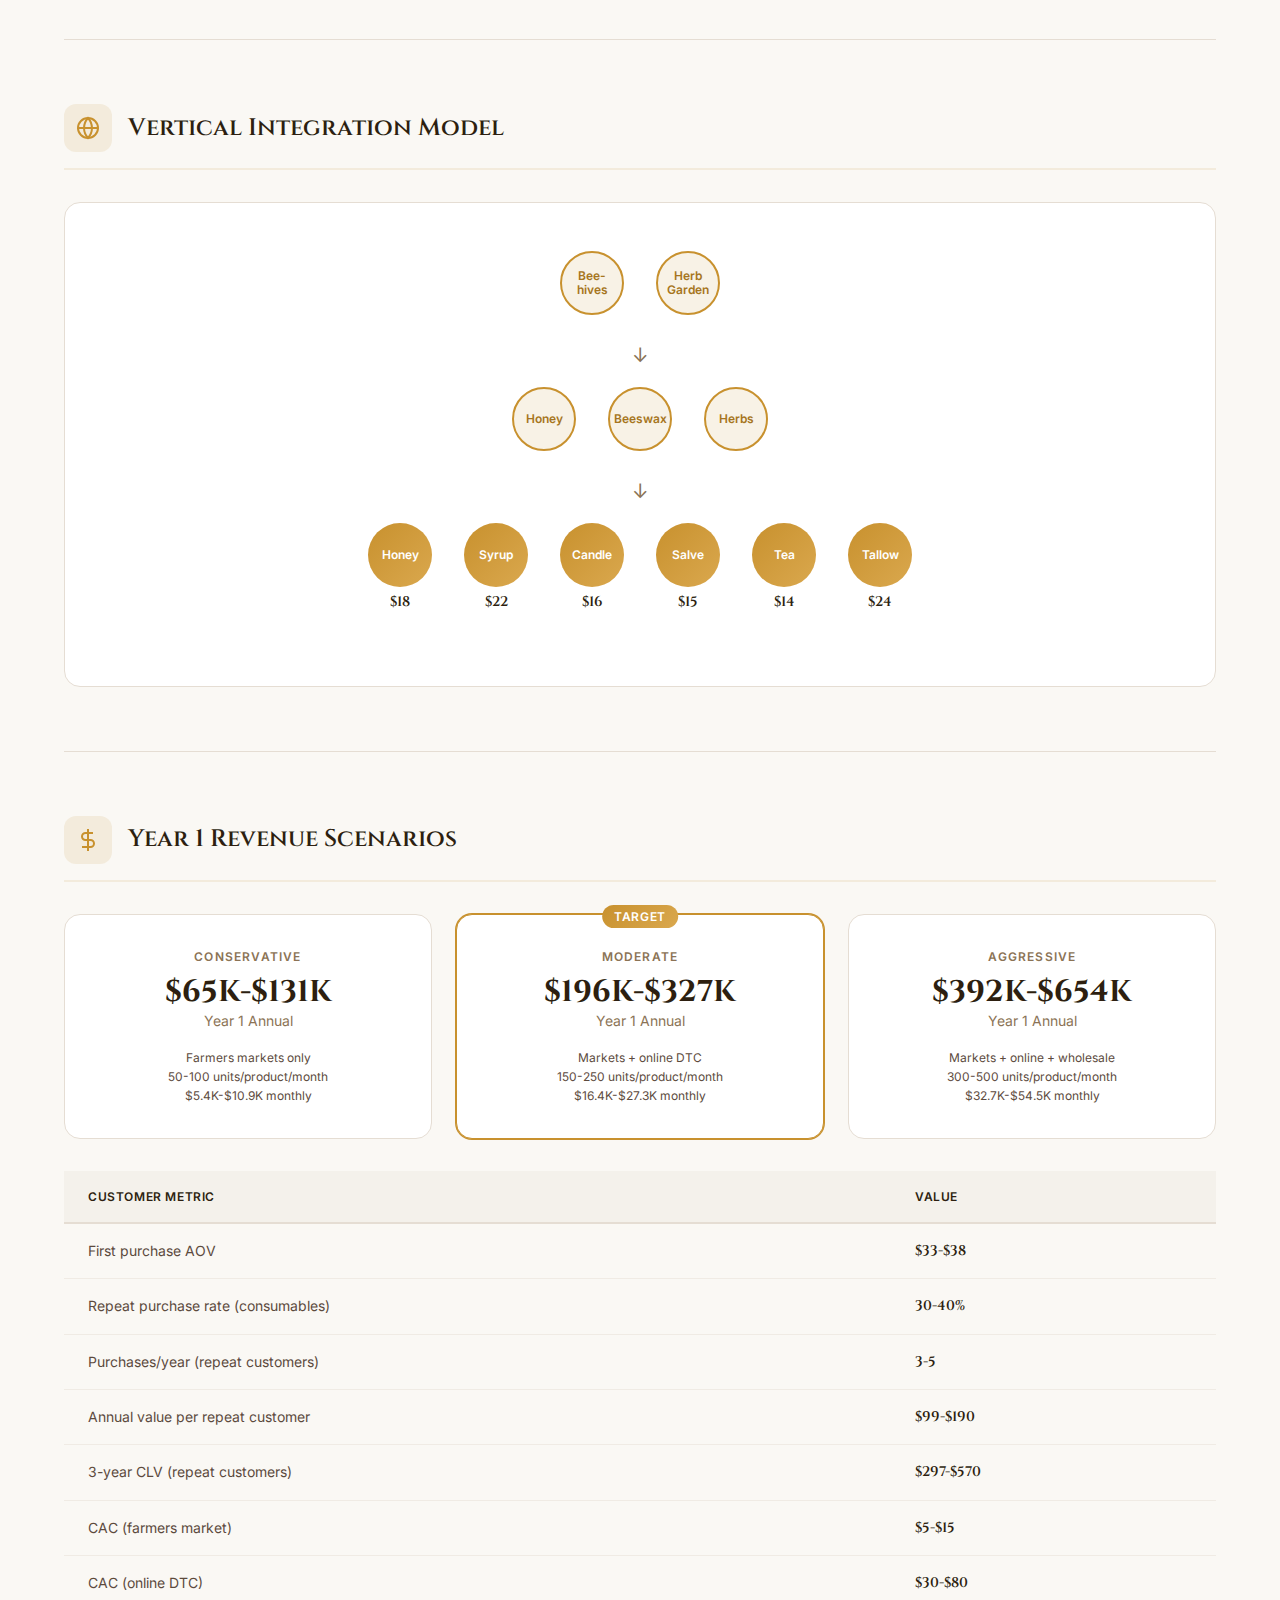
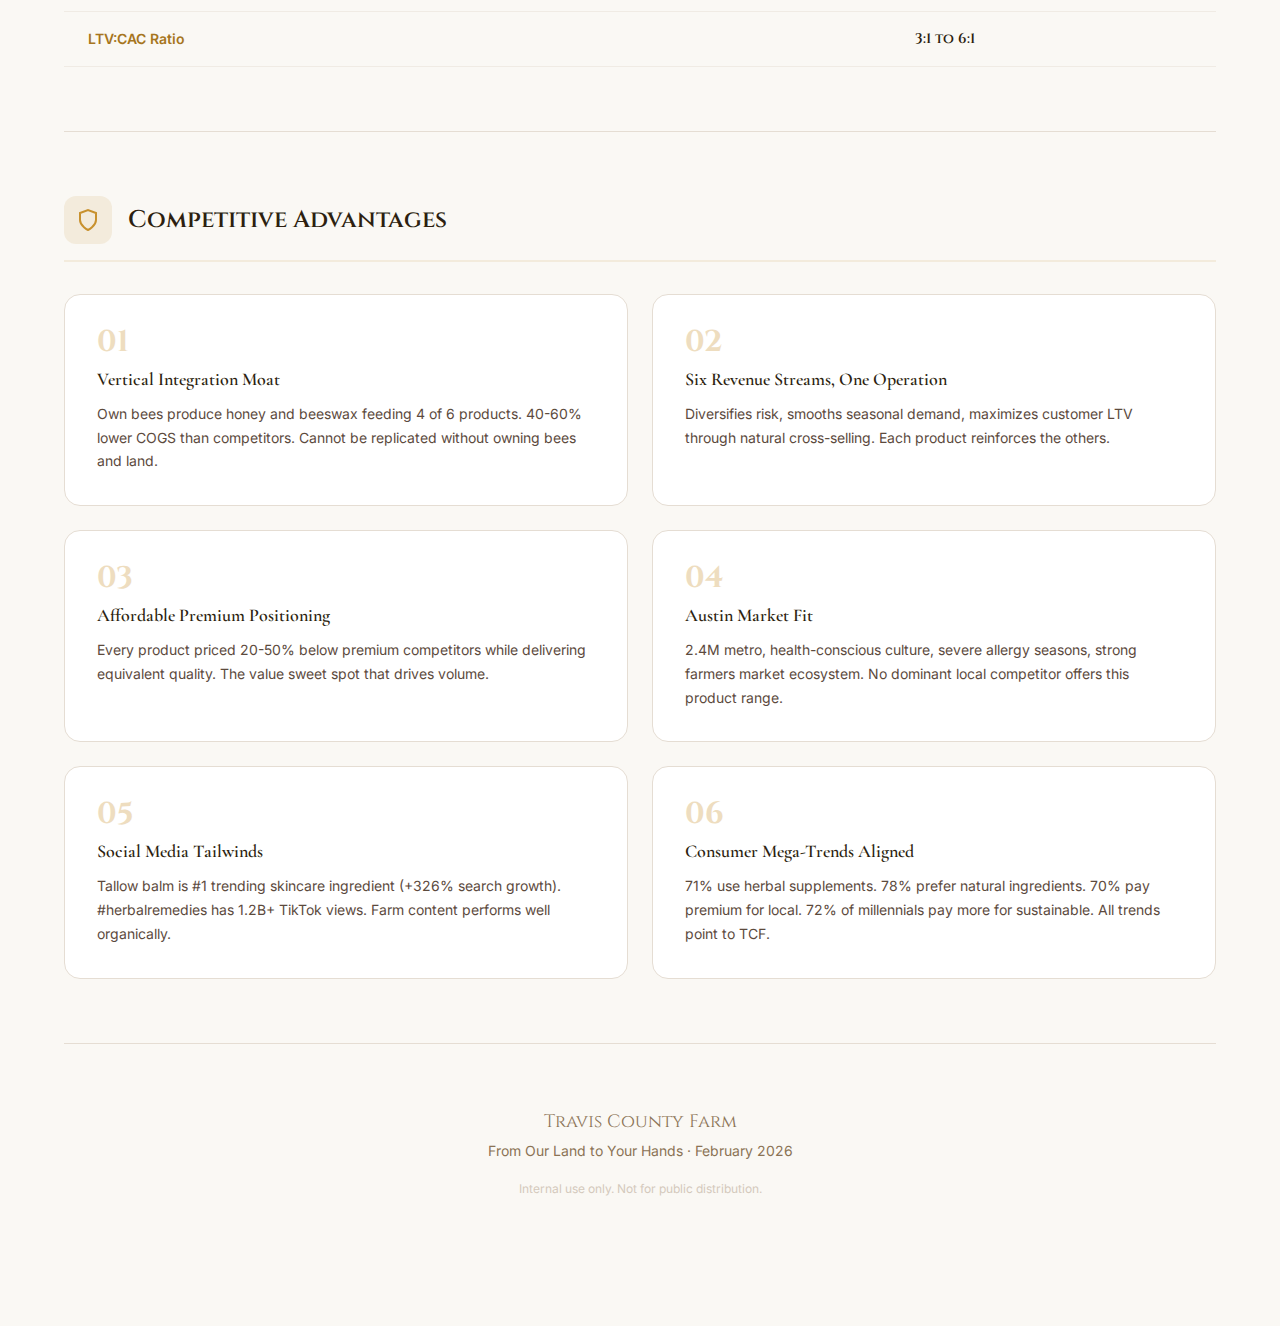
<file: research.html>
<!DOCTYPE html>
<html lang="en">
<head>
    <meta charset="UTF-8">
    <meta name="viewport" content="width=device-width, initial-scale=1.0">

    <!-- Block ALL search engines and crawlers -->
    <meta name="robots" content="noindex, nofollow, noarchive, nosnippet, noimageindex">
    <meta name="googlebot" content="noindex, nofollow, noarchive, nosnippet">
    <meta name="bingbot" content="noindex, nofollow">

    <title>TCF Market Research</title>

    <!-- No OG/Twitter tags intentionally - prevent social media previews -->

    <link rel="icon" type="image/svg+xml" href="/favicon.svg">
    <link rel="preconnect" href="https://fonts.googleapis.com">
    <link rel="preconnect" href="https://fonts.gstatic.com" crossorigin>
    <link href="https://fonts.googleapis.com/css2?family=Cinzel:wght@400;500;600;700&family=Cormorant+Garamond:ital,wght@0,400;0,500;0,600;0,700;1,400&family=Inter:wght@300;400;500;600;700&display=swap" rel="stylesheet">
    <link rel="stylesheet" href="styles.css">
    <style>
        /* ============================================
           Research Page Styles
           ============================================ */

        .research-page {
            padding-top: calc(var(--nav-height) + 50px + var(--spacing-xl));
            padding-bottom: var(--spacing-4xl);
        }

        .research-hero {
            text-align: center;
            padding: var(--spacing-3xl) 0;
            margin-bottom: var(--spacing-3xl);
            border-bottom: 1px solid var(--color-border);
        }

        .research-hero .section-subtitle {
            margin-bottom: var(--spacing-sm);
        }

        .research-hero p {
            color: var(--color-text-muted);
            font-size: var(--text-sm);
            margin-top: var(--spacing-sm);
        }

        /* Stat Cards Row */
        .stat-cards {
            display: grid;
            grid-template-columns: repeat(4, 1fr);
            gap: var(--spacing-lg);
            margin-bottom: var(--spacing-3xl);
        }

        .stat-card {
            background: var(--color-surface);
            border: 1px solid var(--color-border);
            border-radius: var(--radius-xl);
            padding: var(--spacing-xl);
            text-align: center;
            transition: all var(--transition-base);
        }

        .stat-card:hover {
            transform: translateY(-4px);
            box-shadow: var(--shadow-card);
            border-color: var(--color-primary);
        }

        .stat-card-number {
            font-family: var(--font-display);
            font-size: var(--text-3xl);
            font-weight: 700;
            color: var(--color-primary);
            line-height: 1.2;
        }

        .stat-card-label {
            font-size: var(--text-sm);
            color: var(--color-text-secondary);
            margin-top: var(--spacing-xs);
        }

        .stat-card-sub {
            font-size: var(--text-xs);
            color: var(--color-text-muted);
            margin-top: var(--spacing-xs);
        }

        /* Section Blocks */
        .research-section {
            margin-bottom: var(--spacing-3xl);
        }

        .research-section-header {
            display: flex;
            align-items: center;
            gap: var(--spacing-md);
            margin-bottom: var(--spacing-xl);
            padding-bottom: var(--spacing-md);
            border-bottom: 2px solid var(--color-primary-subtle);
        }

        .research-section-icon {
            width: 48px;
            height: 48px;
            display: flex;
            align-items: center;
            justify-content: center;
            background: var(--color-primary-subtle);
            border-radius: var(--radius-lg);
            color: var(--color-primary);
            flex-shrink: 0;
        }

        .research-section-title {
            font-family: var(--font-display);
            font-size: var(--text-2xl);
            font-weight: 600;
            color: var(--color-text);
        }

        .research-section-price {
            margin-left: auto;
            font-family: var(--font-display);
            font-size: var(--text-xl);
            font-weight: 700;
            color: var(--color-primary);
            background: var(--color-primary-subtle);
            padding: var(--spacing-xs) var(--spacing-lg);
            border-radius: var(--radius-full);
        }

        /* Data Tables */
        .data-table {
            width: 100%;
            border-collapse: collapse;
            margin-bottom: var(--spacing-xl);
            font-size: var(--text-sm);
        }

        .data-table thead th {
            text-align: left;
            padding: var(--spacing-md) var(--spacing-lg);
            background: var(--color-bg-alt);
            font-weight: 600;
            color: var(--color-text);
            font-size: var(--text-xs);
            text-transform: uppercase;
            letter-spacing: 0.05em;
            border-bottom: 2px solid var(--color-border);
        }

        .data-table tbody td {
            padding: var(--spacing-md) var(--spacing-lg);
            border-bottom: 1px solid var(--color-border-light);
            color: var(--color-text-secondary);
        }

        .data-table tbody tr:hover {
            background: var(--color-primary-subtle);
        }

        .data-table .highlight {
            font-weight: 600;
            color: var(--color-primary-dark);
        }

        .data-table .number {
            font-family: var(--font-display);
            font-weight: 600;
            color: var(--color-text);
        }

        /* Info Grid (2-col layout within sections) */
        .info-grid {
            display: grid;
            grid-template-columns: 1fr 1fr;
            gap: var(--spacing-xl);
            margin-bottom: var(--spacing-xl);
        }

        .info-card {
            background: var(--color-surface);
            border: 1px solid var(--color-border);
            border-radius: var(--radius-lg);
            padding: var(--spacing-xl);
        }

        .info-card-title {
            font-family: var(--font-serif);
            font-size: var(--text-lg);
            font-weight: 600;
            color: var(--color-text);
            margin-bottom: var(--spacing-md);
        }

        .info-card p, .info-card li {
            font-size: var(--text-sm);
            color: var(--color-text-secondary);
            line-height: 1.7;
        }

        .info-card ul {
            display: flex;
            flex-direction: column;
            gap: var(--spacing-sm);
            list-style: none;
        }

        .info-card li::before {
            content: '';
            display: inline-block;
            width: 6px;
            height: 6px;
            background: var(--color-primary);
            border-radius: 50%;
            margin-right: var(--spacing-sm);
            vertical-align: middle;
        }

        /* Bar Charts */
        .bar-chart {
            margin-bottom: var(--spacing-xl);
        }

        .bar-row {
            display: flex;
            align-items: center;
            gap: var(--spacing-md);
            margin-bottom: var(--spacing-sm);
        }

        .bar-label {
            font-size: var(--text-sm);
            color: var(--color-text-secondary);
            width: 160px;
            flex-shrink: 0;
            text-align: right;
        }

        .bar-track {
            flex: 1;
            height: 28px;
            background: var(--color-bg-alt);
            border-radius: var(--radius-md);
            overflow: hidden;
            position: relative;
        }

        .bar-fill {
            height: 100%;
            border-radius: var(--radius-md);
            display: flex;
            align-items: center;
            padding: 0 var(--spacing-md);
            transition: width 1s ease;
        }

        .bar-fill.gold { background: var(--gradient-primary); }
        .bar-fill.sage { background: linear-gradient(135deg, #6b7c5e 0%, #8a9e7a 100%); }
        .bar-fill.terra { background: linear-gradient(135deg, #b5684a 0%, #cc8268 100%); }
        .bar-fill.purple { background: linear-gradient(135deg, #7c3aed 0%, #a78bfa 100%); }

        .bar-value {
            font-size: var(--text-xs);
            font-weight: 700;
            color: white;
            white-space: nowrap;
        }

        .bar-value-outside {
            font-size: var(--text-xs);
            font-weight: 600;
            color: var(--color-text-secondary);
            margin-left: var(--spacing-sm);
            white-space: nowrap;
        }

        /* Callout Boxes */
        .callout {
            background: var(--color-primary-subtle);
            border-left: 4px solid var(--color-primary);
            border-radius: 0 var(--radius-lg) var(--radius-lg) 0;
            padding: var(--spacing-xl);
            margin-bottom: var(--spacing-xl);
        }

        .callout-title {
            font-family: var(--font-serif);
            font-weight: 600;
            color: var(--color-primary-dark);
            margin-bottom: var(--spacing-sm);
        }

        .callout p {
            font-size: var(--text-sm);
            color: var(--color-text-secondary);
            line-height: 1.7;
        }

        .callout.accent {
            background: var(--color-accent-subtle);
            border-left-color: var(--color-accent);
        }

        .callout.accent .callout-title {
            color: var(--color-accent);
        }

        /* Revenue Model Section */
        .revenue-grid {
            display: grid;
            grid-template-columns: repeat(3, 1fr);
            gap: var(--spacing-lg);
            margin-bottom: var(--spacing-xl);
        }

        .revenue-card {
            background: var(--color-surface);
            border: 1px solid var(--color-border);
            border-radius: var(--radius-xl);
            padding: var(--spacing-xl);
            text-align: center;
        }

        .revenue-card-tier {
            font-size: var(--text-xs);
            font-weight: 600;
            text-transform: uppercase;
            letter-spacing: 0.1em;
            color: var(--color-text-muted);
            margin-bottom: var(--spacing-sm);
        }

        .revenue-card-amount {
            font-family: var(--font-display);
            font-size: var(--text-3xl);
            font-weight: 700;
            color: var(--color-text);
            line-height: 1.2;
        }

        .revenue-card-period {
            font-size: var(--text-sm);
            color: var(--color-text-muted);
            margin-bottom: var(--spacing-md);
        }

        .revenue-card-details {
            font-size: var(--text-xs);
            color: var(--color-text-secondary);
            line-height: 1.6;
        }

        .revenue-card.featured {
            border-color: var(--color-primary);
            box-shadow: 0 0 0 1px var(--color-primary);
            position: relative;
        }

        .revenue-card.featured::before {
            content: 'Target';
            position: absolute;
            top: -10px;
            left: 50%;
            transform: translateX(-50%);
            background: var(--gradient-primary);
            color: white;
            font-size: var(--text-xs);
            font-weight: 600;
            padding: 2px 12px;
            border-radius: var(--radius-full);
            text-transform: uppercase;
            letter-spacing: 0.05em;
        }

        /* Vertical Integration Diagram */
        .vi-diagram {
            background: var(--color-surface);
            border: 1px solid var(--color-border);
            border-radius: var(--radius-xl);
            padding: var(--spacing-2xl);
            text-align: center;
            margin-bottom: var(--spacing-xl);
        }

        .vi-row {
            display: flex;
            justify-content: center;
            gap: var(--spacing-xl);
            margin-bottom: var(--spacing-lg);
            flex-wrap: wrap;
        }

        .vi-node {
            display: flex;
            flex-direction: column;
            align-items: center;
            gap: var(--spacing-xs);
        }

        .vi-circle {
            width: 64px;
            height: 64px;
            border-radius: 50%;
            display: flex;
            align-items: center;
            justify-content: center;
            font-size: var(--text-xs);
            font-weight: 600;
            text-align: center;
            line-height: 1.2;
            padding: var(--spacing-xs);
        }

        .vi-circle.source {
            background: var(--color-primary-subtle);
            border: 2px solid var(--color-primary);
            color: var(--color-primary-dark);
        }

        .vi-circle.product {
            background: var(--gradient-primary);
            color: white;
        }

        .vi-price {
            font-family: var(--font-display);
            font-size: var(--text-sm);
            font-weight: 600;
            color: var(--color-text);
        }

        .vi-connector {
            color: var(--color-text-muted);
            font-size: var(--text-xl);
            margin-bottom: var(--spacing-md);
        }

        /* Advantages Grid */
        .advantage-grid {
            display: grid;
            grid-template-columns: repeat(2, 1fr);
            gap: var(--spacing-lg);
            margin-bottom: var(--spacing-xl);
        }

        .advantage-card {
            background: var(--color-surface);
            border: 1px solid var(--color-border);
            border-radius: var(--radius-xl);
            padding: var(--spacing-xl);
        }

        .advantage-number {
            font-family: var(--font-display);
            font-size: var(--text-3xl);
            font-weight: 700;
            color: var(--color-primary);
            opacity: 0.3;
            line-height: 1;
            margin-bottom: var(--spacing-sm);
        }

        .advantage-title {
            font-family: var(--font-serif);
            font-size: var(--text-lg);
            font-weight: 600;
            color: var(--color-text);
            margin-bottom: var(--spacing-sm);
        }

        .advantage-text {
            font-size: var(--text-sm);
            color: var(--color-text-secondary);
            line-height: 1.7;
        }

        /* Divider */
        .section-divider {
            border: none;
            height: 1px;
            background: var(--color-border);
            margin: var(--spacing-3xl) 0;
        }

        /* Badge Tags */
        .tag {
            display: inline-block;
            font-size: var(--text-xs);
            font-weight: 600;
            padding: 2px 10px;
            border-radius: var(--radius-full);
            text-transform: uppercase;
            letter-spacing: 0.5px;
        }

        .tag.growth { background: #dcfce7; color: #166534; }
        .tag.trending { background: var(--color-accent-subtle); color: var(--color-accent); }
        .tag.flagship { background: var(--color-primary-subtle); color: var(--color-primary-dark); }

        /* ============================================
           Section Navigation
           ============================================ */

        .section-nav {
            position: sticky;
            top: var(--nav-height);
            z-index: 90;
            background: rgba(var(--color-bg-rgb), 0.92);
            backdrop-filter: blur(12px);
            -webkit-backdrop-filter: blur(12px);
            border-bottom: 1px solid var(--color-border);
            transition: box-shadow var(--transition-base);
        }

        .section-nav.scrolled {
            box-shadow: 0 4px 20px rgba(0, 0, 0, 0.06);
        }

        .section-nav-track {
            display: flex;
            gap: 2px;
            overflow-x: auto;
            -webkit-overflow-scrolling: touch;
            scrollbar-width: none;
            -ms-overflow-style: none;
            max-width: var(--container-max);
            margin: 0 auto;
            padding: 0 var(--container-padding);
        }

        .section-nav-track::-webkit-scrollbar {
            display: none;
        }

        .section-nav-link {
            display: flex;
            align-items: center;
            padding: var(--spacing-md) var(--spacing-lg);
            font-size: var(--text-xs);
            font-weight: 600;
            color: var(--color-text-muted);
            white-space: nowrap;
            text-decoration: none;
            border-bottom: 2px solid transparent;
            transition: all var(--transition-fast);
            flex-shrink: 0;
        }

        .section-nav-link:hover {
            color: var(--color-primary);
        }

        .section-nav-link.active {
            color: var(--color-primary);
            border-bottom-color: var(--color-primary);
        }

        /* Adjust main content to account for both navs */
        .research-page {
            padding-top: calc(var(--nav-height) + 50px + var(--spacing-xl));
        }

        /* Scroll padding for anchor targets */
        .research-section {
            scroll-margin-top: calc(var(--nav-height) + 52px + var(--spacing-md));
        }

        /* Supplier Cards */
        .supplier-list {
            display: flex;
            flex-direction: column;
            gap: var(--spacing-md);
        }

        .supplier-item {
            background: var(--color-bg-alt);
            border-radius: var(--radius-lg);
            padding: var(--spacing-lg);
        }

        .supplier-header {
            display: flex;
            align-items: center;
            justify-content: space-between;
            margin-bottom: 2px;
        }

        .supplier-name {
            font-family: var(--font-serif);
            font-size: var(--text-base);
            font-weight: 600;
            color: var(--color-text);
        }

        .supplier-distance {
            font-size: var(--text-xs);
            color: var(--color-text-muted);
            background: var(--color-bg-muted);
            padding: 2px 8px;
            border-radius: var(--radius-full);
            white-space: nowrap;
        }

        .supplier-location {
            font-size: var(--text-xs);
            color: var(--color-primary);
            font-weight: 500;
            margin-bottom: var(--spacing-sm);
        }

        .supplier-desc {
            font-size: var(--text-sm);
            color: var(--color-text-secondary);
            line-height: 1.6;
            margin-bottom: var(--spacing-sm);
        }

        .supplier-link {
            display: inline-flex;
            align-items: center;
            gap: 4px;
            font-size: var(--text-xs);
            font-weight: 600;
            color: var(--color-primary);
            transition: color var(--transition-fast);
        }

        .supplier-link:hover {
            color: var(--color-primary-dark);
        }

        .supplier-link::after {
            content: '\2197';
            font-size: 12px;
        }

        /* Mobile product cards (hidden on desktop) */
        .overview-mobile {
            display: none;
        }

        .mobile-product-card {
            background: var(--color-surface);
            border: 1px solid var(--color-border);
            border-radius: var(--radius-lg);
            padding: var(--spacing-lg);
            margin-bottom: var(--spacing-md);
        }

        .mpc-header {
            display: flex;
            align-items: center;
            justify-content: space-between;
            margin-bottom: var(--spacing-md);
        }

        .mpc-header .highlight {
            font-family: var(--font-serif);
            font-size: var(--text-base);
            font-weight: 600;
            color: var(--color-text);
        }

        .mpc-stats {
            display: grid;
            grid-template-columns: repeat(2, 1fr);
            gap: var(--spacing-sm);
        }

        .mpc-stat {
            display: flex;
            flex-direction: column;
        }

        .mpc-label {
            font-size: 10px;
            text-transform: uppercase;
            letter-spacing: 0.05em;
            color: var(--color-text-muted);
            font-weight: 600;
        }

        .mpc-val {
            font-family: var(--font-display);
            font-size: var(--text-sm);
            font-weight: 600;
            color: var(--color-text);
        }

        /* Responsive - Tablet */
        @media (max-width: 1024px) {
            .stat-cards { grid-template-columns: repeat(2, 1fr); }
            .revenue-grid { grid-template-columns: 1fr; }
            .advantage-grid { grid-template-columns: 1fr; }
        }

        /* Responsive - Mobile */
        @media (max-width: 768px) {
            .research-page {
                padding-top: calc(var(--nav-height) + 46px + var(--spacing-md));
            }

            .section-nav-link {
                padding: var(--spacing-sm) var(--spacing-md);
                font-size: 11px;
            }

            .research-section {
                scroll-margin-top: calc(var(--nav-height) + 46px + var(--spacing-sm));
            }

            .research-hero {
                padding: var(--spacing-xl) 0;
                margin-bottom: var(--spacing-xl);
            }

            .research-hero .section-title {
                font-size: var(--text-3xl) !important;
            }

            .stat-cards {
                grid-template-columns: repeat(2, 1fr);
                gap: var(--spacing-md);
            }

            .stat-card {
                padding: var(--spacing-lg);
            }

            .stat-card-number {
                font-size: var(--text-2xl);
            }

            /* Swap table for cards on mobile */
            .overview-desktop {
                display: none !important;
            }

            .overview-mobile {
                display: block;
            }

            .info-grid { grid-template-columns: 1fr; }

            .research-section-header {
                flex-wrap: wrap;
            }

            .research-section-price {
                margin-left: 0;
                margin-top: var(--spacing-sm);
            }

            .research-section-title {
                font-size: var(--text-xl);
            }

            /* Bar charts - stack label above bar */
            .bar-row {
                flex-wrap: wrap;
                gap: var(--spacing-xs);
            }

            .bar-label {
                width: 100%;
                text-align: left;
                font-size: var(--text-xs);
                font-weight: 600;
            }

            .bar-track {
                height: 24px;
                flex: 1;
                min-width: 0;
            }

            .bar-value {
                font-size: 10px;
            }

            .bar-value-outside {
                font-size: 10px;
                flex-shrink: 0;
            }

            /* Tables - horizontal scroll wrapper */
            .data-table {
                display: block;
                overflow-x: auto;
                -webkit-overflow-scrolling: touch;
                white-space: nowrap;
                font-size: var(--text-xs);
            }

            .data-table thead th,
            .data-table tbody td {
                padding: var(--spacing-sm) var(--spacing-md);
            }

            /* Info cards inside tables - allow wrapping */
            .info-card .data-table {
                white-space: normal;
            }

            /* VI diagram */
            .vi-diagram {
                padding: var(--spacing-lg);
            }

            .vi-row {
                gap: var(--spacing-sm);
            }

            .vi-circle {
                width: 50px;
                height: 50px;
                font-size: 10px;
            }

            .vi-price {
                font-size: var(--text-xs);
            }

            /* Revenue cards */
            .revenue-grid {
                grid-template-columns: 1fr;
                gap: var(--spacing-md);
            }

            .revenue-card-amount {
                font-size: var(--text-2xl);
            }

            /* Advantage grid */
            .advantage-grid {
                grid-template-columns: 1fr;
                gap: var(--spacing-md);
            }

            /* Callouts */
            .callout {
                padding: var(--spacing-lg);
            }

            /* Section dividers */
            .section-divider {
                margin: var(--spacing-xl) 0;
            }

            .research-section {
                margin-bottom: var(--spacing-xl);
            }

            .info-card {
                padding: var(--spacing-lg);
            }
        }

        /* Responsive - Small Mobile */
        @media (max-width: 480px) {
            .stat-cards {
                grid-template-columns: 1fr;
                gap: var(--spacing-sm);
            }

            .stat-card {
                padding: var(--spacing-md);
                display: flex;
                align-items: center;
                gap: var(--spacing-md);
                text-align: left;
            }

            .stat-card-number {
                font-size: var(--text-xl);
                white-space: nowrap;
            }

            .stat-card-label {
                margin-top: 0;
                font-size: var(--text-xs);
            }

            .stat-card-sub {
                margin-top: 2px;
                font-size: 10px;
            }

            .research-hero .section-title {
                font-size: var(--text-2xl) !important;
            }

            .research-section-header {
                gap: var(--spacing-sm);
            }

            .research-section-icon {
                width: 36px;
                height: 36px;
            }

            .research-section-icon svg {
                width: 18px;
                height: 18px;
            }

            .research-section-title {
                font-size: var(--text-lg);
            }

            /* VI diagram - 3x2 grid on small screens */
            .vi-row {
                display: grid;
                grid-template-columns: repeat(3, 1fr);
                gap: var(--spacing-sm);
                justify-items: center;
            }

            .vi-circle {
                width: 44px;
                height: 44px;
                font-size: 9px;
            }

            .bar-value-outside {
                display: none;
            }

            .info-card-title {
                font-size: var(--text-base);
            }
        }
    </style>
</head>
<body>

    <!-- Navigation (minimal - no links to main site sections) -->
    <nav class="nav scrolled">
        <div class="nav-container">
            <a href="/" class="nav-logo">
                <div class="logo-icon">
                    <svg viewBox="0 0 32 32" fill="none" xmlns="http://www.w3.org/2000/svg">
                        <path d="M16 2L19.5 8.5L27 9.5L21.5 15L23 22.5L16 19L9 22.5L10.5 15L5 9.5L12.5 8.5L16 2Z" fill="currentColor" opacity="0.2"/>
                        <path d="M16 4L10 10H6L8 16L6 22H12L16 28L20 22H26L24 16L26 10H22L16 4Z" stroke="currentColor" stroke-width="1.5" stroke-linejoin="round" fill="none"/>
                        <circle cx="16" cy="15" r="3" fill="currentColor" opacity="0.6"/>
                    </svg>
                </div>
                <span class="logo-text">Travis County <span class="logo-suffix">Farm</span></span>
            </a>
        </div>
    </nav>

    <!-- Sticky Section Nav -->
    <div class="section-nav" id="sectionNav">
        <div class="section-nav-track" id="sectionNavTrack">
            <a href="#overview" class="section-nav-link active" data-section="overview">Overview</a>
            <a href="#margins" class="section-nav-link" data-section="margins">Margins</a>
            <a href="#growth" class="section-nav-link" data-section="growth">Growth</a>
            <a href="#honey" class="section-nav-link" data-section="honey">Honey</a>
            <a href="#candles" class="section-nav-link" data-section="candles">Candles</a>
            <a href="#tea" class="section-nav-link" data-section="tea">Tea</a>
            <a href="#tallow" class="section-nav-link" data-section="tallow">Tallow</a>
            <a href="#elderberry" class="section-nav-link" data-section="elderberry">Elderberry</a>
            <a href="#salve" class="section-nav-link" data-section="salve">Salve</a>
            <a href="#integration" class="section-nav-link" data-section="integration">Integration</a>
            <a href="#revenue" class="section-nav-link" data-section="revenue">Revenue</a>
            <a href="#advantages" class="section-nav-link" data-section="advantages">Advantages</a>
        </div>
    </div>

    <main class="research-page">
        <div class="container">

            <!-- Hero -->
            <div class="research-hero">
                <span class="section-subtitle">Market Research</span>
                <h1 class="section-title" style="font-size: var(--text-5xl);">6-Product Market Analysis</h1>
                <p>Travis County Farm &middot; February 2026 &middot; Internal Use Only</p>
            </div>

            <!-- Top-Level Stats -->
            <div class="stat-cards">
                <div class="stat-card">
                    <div class="stat-card-number">$50B+</div>
                    <div class="stat-card-label">Combined TAM</div>
                    <div class="stat-card-sub">US market across all 6 categories</div>
                </div>
                <div class="stat-card">
                    <div class="stat-card-number">~68%</div>
                    <div class="stat-card-label">Avg Gross Margin</div>
                    <div class="stat-card-sub">Weighted across product line</div>
                </div>
                <div class="stat-card">
                    <div class="stat-card-number">5-10%</div>
                    <div class="stat-card-label">Category CAGR</div>
                    <div class="stat-card-sub">Every product in a growing market</div>
                </div>
                <div class="stat-card">
                    <div class="stat-card-number">$109</div>
                    <div class="stat-card-label">Full Basket Value</div>
                    <div class="stat-card-sub">All 6 products per customer</div>
                </div>
            </div>

            <!-- Product Snapshot Table -->
            <div class="research-section" id="overview">
                <div class="research-section-header">
                    <div class="research-section-icon">
                        <svg width="24" height="24" viewBox="0 0 24 24" fill="none" stroke="currentColor" stroke-width="2"><path d="M12 2L15.09 8.26L22 9.27L17 14.14L18.18 21.02L12 17.77L5.82 21.02L7 14.14L2 9.27L8.91 8.26L12 2Z"/></svg>
                    </div>
                    <h2 class="research-section-title">Product Line Overview</h2>
                </div>

                <!-- Desktop table -->
                <table class="data-table overview-desktop">
                    <thead>
                        <tr>
                            <th>Product</th>
                            <th>Price</th>
                            <th>US Market Size</th>
                            <th>CAGR</th>
                            <th>Gross Margin</th>
                            <th>Status</th>
                        </tr>
                    </thead>
                    <tbody>
                        <tr>
                            <td class="highlight">TCF's Raw Honey</td>
                            <td class="number">$18</td>
                            <td>$2.88B (honey) / $329M (raw)</td>
                            <td class="number">5.2-7.6%</td>
                            <td class="number">51-76%</td>
                            <td><span class="tag flagship">Flagship</span></td>
                        </tr>
                        <tr>
                            <td class="highlight">Beeswax Candles</td>
                            <td class="number">$16</td>
                            <td>$3.42B (candles) / $381M (eco)</td>
                            <td class="number">5.6-8.4%</td>
                            <td class="number">58-68%</td>
                            <td><span class="tag growth">Growth</span></td>
                        </tr>
                        <tr>
                            <td class="highlight">Herbal Tea Blends</td>
                            <td class="number">$14</td>
                            <td>$4.7B (herbal tea)</td>
                            <td class="number">7.0%+</td>
                            <td class="number">50-70%</td>
                            <td><span class="tag growth">Growth</span></td>
                        </tr>
                        <tr>
                            <td class="highlight">Tallow Balm</td>
                            <td class="number">$24</td>
                            <td>$9.09B (organic skincare)</td>
                            <td class="number">4.4-9.6%</td>
                            <td class="number">70-80%</td>
                            <td><span class="tag trending">Trending</span></td>
                        </tr>
                        <tr>
                            <td class="highlight">Elderberry Syrup</td>
                            <td class="number">$22</td>
                            <td>$145M (elderberry US)</td>
                            <td class="number">6.8-7.8%</td>
                            <td class="number">57-78%</td>
                            <td><span class="tag growth">Growth</span></td>
                        </tr>
                        <tr>
                            <td class="highlight">Herbal Healing Salve</td>
                            <td class="number">$15</td>
                            <td>$21.0B (herbal medicine)</td>
                            <td class="number">9.33%</td>
                            <td class="number">80-83%</td>
                            <td><span class="tag growth">Growth</span></td>
                        </tr>
                    </tbody>
                </table>

                <!-- Mobile cards (hidden on desktop) -->
                <div class="overview-mobile">
                    <div class="mobile-product-card">
                        <div class="mpc-header"><span class="highlight">TCF's Raw Honey</span><span class="tag flagship">Flagship</span></div>
                        <div class="mpc-stats">
                            <div class="mpc-stat"><span class="mpc-label">Price</span><span class="mpc-val">$18</span></div>
                            <div class="mpc-stat"><span class="mpc-label">Market</span><span class="mpc-val">$2.88B</span></div>
                            <div class="mpc-stat"><span class="mpc-label">CAGR</span><span class="mpc-val">5.2-7.6%</span></div>
                            <div class="mpc-stat"><span class="mpc-label">Margin</span><span class="mpc-val">51-76%</span></div>
                        </div>
                    </div>
                    <div class="mobile-product-card">
                        <div class="mpc-header"><span class="highlight">Beeswax Candles</span><span class="tag growth">Growth</span></div>
                        <div class="mpc-stats">
                            <div class="mpc-stat"><span class="mpc-label">Price</span><span class="mpc-val">$16</span></div>
                            <div class="mpc-stat"><span class="mpc-label">Market</span><span class="mpc-val">$3.42B</span></div>
                            <div class="mpc-stat"><span class="mpc-label">CAGR</span><span class="mpc-val">5.6-8.4%</span></div>
                            <div class="mpc-stat"><span class="mpc-label">Margin</span><span class="mpc-val">58-68%</span></div>
                        </div>
                    </div>
                    <div class="mobile-product-card">
                        <div class="mpc-header"><span class="highlight">Herbal Tea Blends</span><span class="tag growth">Growth</span></div>
                        <div class="mpc-stats">
                            <div class="mpc-stat"><span class="mpc-label">Price</span><span class="mpc-val">$14</span></div>
                            <div class="mpc-stat"><span class="mpc-label">Market</span><span class="mpc-val">$4.7B</span></div>
                            <div class="mpc-stat"><span class="mpc-label">CAGR</span><span class="mpc-val">7.0%+</span></div>
                            <div class="mpc-stat"><span class="mpc-label">Margin</span><span class="mpc-val">50-70%</span></div>
                        </div>
                    </div>
                    <div class="mobile-product-card">
                        <div class="mpc-header"><span class="highlight">Tallow Balm</span><span class="tag trending">Trending</span></div>
                        <div class="mpc-stats">
                            <div class="mpc-stat"><span class="mpc-label">Price</span><span class="mpc-val">$24</span></div>
                            <div class="mpc-stat"><span class="mpc-label">Market</span><span class="mpc-val">$9.09B</span></div>
                            <div class="mpc-stat"><span class="mpc-label">CAGR</span><span class="mpc-val">4.4-9.6%</span></div>
                            <div class="mpc-stat"><span class="mpc-label">Margin</span><span class="mpc-val">70-80%</span></div>
                        </div>
                    </div>
                    <div class="mobile-product-card">
                        <div class="mpc-header"><span class="highlight">Elderberry Syrup</span><span class="tag growth">Growth</span></div>
                        <div class="mpc-stats">
                            <div class="mpc-stat"><span class="mpc-label">Price</span><span class="mpc-val">$22</span></div>
                            <div class="mpc-stat"><span class="mpc-label">Market</span><span class="mpc-val">$145M</span></div>
                            <div class="mpc-stat"><span class="mpc-label">CAGR</span><span class="mpc-val">6.8-7.8%</span></div>
                            <div class="mpc-stat"><span class="mpc-label">Margin</span><span class="mpc-val">57-78%</span></div>
                        </div>
                    </div>
                    <div class="mobile-product-card">
                        <div class="mpc-header"><span class="highlight">Herbal Healing Salve</span><span class="tag growth">Growth</span></div>
                        <div class="mpc-stats">
                            <div class="mpc-stat"><span class="mpc-label">Price</span><span class="mpc-val">$15</span></div>
                            <div class="mpc-stat"><span class="mpc-label">Market</span><span class="mpc-val">$21.0B</span></div>
                            <div class="mpc-stat"><span class="mpc-label">CAGR</span><span class="mpc-val">9.33%</span></div>
                            <div class="mpc-stat"><span class="mpc-label">Margin</span><span class="mpc-val">80-83%</span></div>
                        </div>
                    </div>
                </div>
            </div>

            <!-- Margin Chart -->
            <div class="research-section" id="margins">
                <div class="research-section-header">
                    <div class="research-section-icon">
                        <svg width="24" height="24" viewBox="0 0 24 24" fill="none" stroke="currentColor" stroke-width="2"><rect x="3" y="3" width="18" height="18" rx="2" ry="2"/><line x1="3" y1="9" x2="21" y2="9"/><line x1="9" y1="21" x2="9" y2="9"/></svg>
                    </div>
                    <h2 class="research-section-title">Gross Margins vs Industry Average</h2>
                </div>

                <div class="bar-chart">
                    <div class="bar-row">
                        <span class="bar-label">Healing Salve</span>
                        <div class="bar-track">
                            <div class="bar-fill sage" style="width: 82%"><span class="bar-value">82%</span></div>
                        </div>
                        <span class="bar-value-outside">vs 65% industry</span>
                    </div>
                    <div class="bar-row">
                        <span class="bar-label">Tallow Balm</span>
                        <div class="bar-track">
                            <div class="bar-fill terra" style="width: 75%"><span class="bar-value">75%</span></div>
                        </div>
                        <span class="bar-value-outside">vs 65% industry</span>
                    </div>
                    <div class="bar-row">
                        <span class="bar-label">Elderberry Syrup</span>
                        <div class="bar-track">
                            <div class="bar-fill purple" style="width: 67%"><span class="bar-value">67%</span></div>
                        </div>
                        <span class="bar-value-outside">vs 45% craft bev</span>
                    </div>
                    <div class="bar-row">
                        <span class="bar-label">Raw Honey</span>
                        <div class="bar-track">
                            <div class="bar-fill gold" style="width: 64%"><span class="bar-value">64%</span></div>
                        </div>
                        <span class="bar-value-outside">vs 40% food avg</span>
                    </div>
                    <div class="bar-row">
                        <span class="bar-label">Beeswax Candles</span>
                        <div class="bar-track">
                            <div class="bar-fill gold" style="width: 63%"><span class="bar-value">63%</span></div>
                        </div>
                        <span class="bar-value-outside">vs 49% non-VI</span>
                    </div>
                    <div class="bar-row">
                        <span class="bar-label">Herbal Tea</span>
                        <div class="bar-track">
                            <div class="bar-fill sage" style="width: 60%"><span class="bar-value">60%</span></div>
                        </div>
                        <span class="bar-value-outside">vs 50% specialty</span>
                    </div>
                </div>

                <div class="callout">
                    <div class="callout-title">Why Margins Beat Industry Averages</div>
                    <p>Vertical integration is the moat. TCF owns the bees that produce the honey and beeswax feeding into 4 of 6 products. This results in 40-60% lower COGS than competitors purchasing ingredients wholesale. Raw beeswax at $5/lb becomes $40+/lb in finished candles (800% markup) and $120-240/lb in healing salve (12-30x value multiplication).</p>
                </div>
            </div>

            <!-- Growth Rates Chart -->
            <div class="research-section" id="growth">
                <div class="research-section-header">
                    <div class="research-section-icon">
                        <svg width="24" height="24" viewBox="0 0 24 24" fill="none" stroke="currentColor" stroke-width="2"><polyline points="23 6 13.5 15.5 8.5 10.5 1 18"/><polyline points="17 6 23 6 23 12"/></svg>
                    </div>
                    <h2 class="research-section-title">Market Growth Rates (CAGR vs 2.5% GDP)</h2>
                </div>

                <div class="bar-chart">
                    <div class="bar-row">
                        <span class="bar-label">Herbal Medicine</span>
                        <div class="bar-track">
                            <div class="bar-fill sage" style="width: 93%"><span class="bar-value">9.33% (3.7x GDP)</span></div>
                        </div>
                    </div>
                    <div class="bar-row">
                        <span class="bar-label">Beeswax Candles</span>
                        <div class="bar-track">
                            <div class="bar-fill gold" style="width: 84%"><span class="bar-value">8.4% (3.4x GDP)</span></div>
                        </div>
                    </div>
                    <div class="bar-row">
                        <span class="bar-label">Elderberry</span>
                        <div class="bar-track">
                            <div class="bar-fill purple" style="width: 73%"><span class="bar-value">7.3% (2.9x GDP)</span></div>
                        </div>
                    </div>
                    <div class="bar-row">
                        <span class="bar-label">Herbal Tea</span>
                        <div class="bar-track">
                            <div class="bar-fill sage" style="width: 70%"><span class="bar-value">7.0% (2.8x GDP)</span></div>
                        </div>
                    </div>
                    <div class="bar-row">
                        <span class="bar-label">Raw Honey</span>
                        <div class="bar-track">
                            <div class="bar-fill gold" style="width: 60%"><span class="bar-value">6.0% (2.4x GDP)</span></div>
                        </div>
                    </div>
                    <div class="bar-row">
                        <span class="bar-label">Tallow/Skincare</span>
                        <div class="bar-track">
                            <div class="bar-fill terra" style="width: 58%"><span class="bar-value">5.84% (2.3x GDP)</span></div>
                        </div>
                    </div>
                    <div class="bar-row">
                        <span class="bar-label" style="color: var(--color-text-muted)">US GDP (baseline)</span>
                        <div class="bar-track">
                            <div class="bar-fill" style="width: 25%; background: var(--color-border-dark);"><span class="bar-value">2.5%</span></div>
                        </div>
                    </div>
                </div>
            </div>

            <hr class="section-divider">

            <!-- ===================== PRODUCT 1: RAW HONEY ===================== -->
            <div class="research-section" id="honey">
                <div class="research-section-header">
                    <div class="research-section-icon" style="background: rgba(200,145,46,0.12); color: #c8912e;">
                        <svg width="24" height="24" viewBox="0 0 24 24" fill="none" stroke="currentColor" stroke-width="2"><polygon points="12,2 15,9 22,9.5 17,14.5 18.5,22 12,18 5.5,22 7,14.5 2,9.5 9,9"/></svg>
                    </div>
                    <h2 class="research-section-title">TCF's Raw Honey</h2>
                    <span class="research-section-price">$18</span>
                </div>

                <div class="info-grid">
                    <div class="info-card">
                        <div class="info-card-title">Market Size & Growth</div>
                        <ul>
                            <li>US honey market: <strong>$2.88B</strong> (2024), growing to $3.19B by 2026</li>
                            <li>Raw honey segment: <strong>$329M</strong>, growing at <strong>6.0-7.6% CAGR</strong></li>
                            <li>Raw honey dollar sales: <strong>+11.7% YoY</strong> (2-3x conventional)</li>
                            <li>73% of US honey is imported; 10% found adulterated by FDA</li>
                        </ul>
                    </div>
                    <div class="info-card">
                        <div class="info-card-title">Unit Economics</div>
                        <table class="data-table" style="margin-bottom: 0;">
                            <tbody>
                                <tr><td>Raw honey (own hives)</td><td class="number">$1.50-$3.00</td></tr>
                                <tr><td>Jar + lid</td><td class="number">$0.80-$1.50</td></tr>
                                <tr><td>Label + packaging</td><td class="number">$0.50-$1.00</td></tr>
                                <tr><td>Labor</td><td class="number">$1.00-$2.00</td></tr>
                                <tr><td class="highlight">Total COGS</td><td class="number highlight">$4.25-$8.75</td></tr>
                                <tr><td class="highlight">Gross Margin</td><td class="number highlight">51-76%</td></tr>
                            </tbody>
                        </table>
                    </div>
                </div>

                <div class="callout">
                    <div class="callout-title">Austin Advantage</div>
                    <p>Austin's severe year-round allergy seasons (cedar fever Dec-Feb, oak Mar-May, ragweed Aug-Oct) create persistent local honey demand. Closest competitor Two Hives Honey charges $2.83-$3.33/oz. TCF at $1.13/oz is 63-66% below while maintaining artisan positioning. Even capturing 1% of Austin's premium honey segment equals $155K/year.</p>
                </div>

                <!-- Private Label Suppliers -->
                <div class="info-card" style="border-left: 3px solid var(--color-primary); margin-top: var(--spacing-xl);">
                    <div class="info-card-title" style="display: flex; align-items: center; gap: var(--spacing-sm);">
                        <svg width="20" height="20" viewBox="0 0 24 24" fill="none" stroke="var(--color-primary)" stroke-width="2"><path d="M21 10c0 7-9 13-9 13s-9-6-9-13a9 9 0 0 1 18 0z"/><circle cx="12" cy="10" r="3"/></svg>
                        Texas Private Label Honey Suppliers
                    </div>
                    <p style="font-size: var(--text-xs); color: var(--color-text-muted); margin-bottom: var(--spacing-md);">Closest dedicated private label partners for white label sourcing &amp; scale-up</p>

                    <div class="supplier-list">
                        <div class="supplier-item">
                            <div class="supplier-header">
                                <span class="supplier-name">Burleson's Honey</span>
                                <span class="supplier-distance">~3 hrs north</span>
                            </div>
                            <div class="supplier-location">Waxahachie, TX</div>
                            <p class="supplier-desc">Oldest & largest family-owned honey provider in the Southwest. In-house recipe blending, packaging, and label design. Best bet for a legit private label partner within Texas.</p>
                            <a href="https://www.burlesons.com" target="_blank" rel="noopener" class="supplier-link">burlesons.com</a>
                        </div>

                        <div class="supplier-item">
                            <div class="supplier-header">
                                <span class="supplier-name">Honey Blossom USA</span>
                                <span class="supplier-distance">~3 hrs north</span>
                            </div>
                            <div class="supplier-location">The Colony, TX</div>
                            <p class="supplier-desc">Private label with low minimums. Certified organic and Non-GMO options available. Good fit for small-batch scaling.</p>
                            <a href="https://www.honeyblossomusa.com" target="_blank" rel="noopener" class="supplier-link">honeyblossomusa.com</a>
                        </div>

                        <div class="supplier-item">
                            <div class="supplier-header">
                                <span class="supplier-name">Honey Solutions</span>
                                <span class="supplier-distance">~2.5 hrs east</span>
                            </div>
                            <div class="supplier-location">Baytown, TX</div>
                            <p class="supplier-desc">Industrial-scale supplier with 7 consecutive years of AA BRC food safety scores. Better suited for large-scale operations and volume scaling.</p>
                            <a href="https://www.honeysolutions.com" target="_blank" rel="noopener" class="supplier-link">honeysolutions.com</a>
                        </div>
                    </div>
                </div>
            </div>

            <hr class="section-divider">

            <!-- ===================== PRODUCT 2: BEESWAX CANDLES ===================== -->
            <div class="research-section" id="candles">
                <div class="research-section-header">
                    <div class="research-section-icon" style="background: rgba(218,168,78,0.12); color: #daa84e;">
                        <svg width="24" height="24" viewBox="0 0 24 24" fill="none" stroke="currentColor" stroke-width="2"><rect x="8" y="8" width="8" height="12" rx="1"/><line x1="12" y1="8" x2="12" y2="5"/><path d="M10,5 Q12,1 14,5"/></svg>
                    </div>
                    <h2 class="research-section-title">Beeswax Candles</h2>
                    <span class="research-section-price">$16</span>
                </div>

                <div class="info-grid">
                    <div class="info-card">
                        <div class="info-card-title">Market Size & Growth</div>
                        <ul>
                            <li>US candle market: <strong>$3.42B</strong> (2024), growing to $4.69B by 2030</li>
                            <li>Beeswax segment growing at <strong>8.4% CAGR</strong> (50% faster than market)</li>
                            <li><strong>55%</strong> of consumers now prefer natural wax over synthetic</li>
                            <li>7 in 10 US households use candles; 76% see them as ideal gifts</li>
                        </ul>
                    </div>
                    <div class="info-card">
                        <div class="info-card-title">Vertical Integration Advantage</div>
                        <table class="data-table" style="margin-bottom: 0;">
                            <thead><tr><th>Component</th><th>TCF (Own Wax)</th><th>Competitor</th></tr></thead>
                            <tbody>
                                <tr><td>Beeswax</td><td class="number">$0.50-$1.00</td><td>$2.50-$4.00</td></tr>
                                <tr><td>Wick + container</td><td class="number">$1.00-$2.00</td><td>$1.00-$2.00</td></tr>
                                <tr><td>Label + labor</td><td class="number">$1.80-$2.50</td><td>$1.80-$2.50</td></tr>
                                <tr><td class="highlight">Total COGS</td><td class="number highlight">$5.15-$6.75</td><td>$8.15-$11.00</td></tr>
                                <tr><td class="highlight">Gross Margin</td><td class="number highlight">58-68%</td><td>31-49%</td></tr>
                            </tbody>
                        </table>
                    </div>
                </div>

                <div class="callout">
                    <div class="callout-title">Value Multiplication</div>
                    <p>Raw beeswax at $5/lb converts to finished candles at $40+/lb equivalent -- an ~800% markup. Beeswax burns longer than any other wax (29hrs/100g vs 18 for soy, 15 for paraffin), releases no soot, and has a natural honey scent without added fragrance. At $16, TCF undercuts Bluecorn ($18-$55) and Big Dipper ($11-$35) while maintaining premium positioning. Holiday season drives 35-40% of annual candle sales.</p>
                </div>
            </div>

            <hr class="section-divider">

            <!-- ===================== PRODUCT 3: HERBAL TEA ===================== -->
            <div class="research-section" id="tea">
                <div class="research-section-header">
                    <div class="research-section-icon" style="background: rgba(107,124,94,0.12); color: #6b7c5e;">
                        <svg width="24" height="24" viewBox="0 0 24 24" fill="none" stroke="currentColor" stroke-width="2"><path d="M6,8 L6,18 Q6,22 12,22 Q18,22 18,18 L18,8"/><path d="M18,11 Q22,11 22,15 Q22,18 18,18"/><line x1="4" y1="8" x2="20" y2="8"/></svg>
                    </div>
                    <h2 class="research-section-title">Herbal Tea Blends</h2>
                    <span class="research-section-price">$14</span>
                </div>

                <div class="info-grid">
                    <div class="info-card">
                        <div class="info-card-title">Market Size & Growth</div>
                        <ul>
                            <li>US herbal tea market: <strong>$4.7B</strong> (2026), growing at <strong>7.0%+ CAGR</strong></li>
                            <li>Functional beverages market: <strong>$168B</strong>, botanicals at 9.04% CAGR</li>
                            <li><strong>37% of Gen Z</strong> drinks tea more than any generation</li>
                            <li>Mood-support beverages: <strong>87% YoY growth</strong></li>
                        </ul>
                    </div>
                    <div class="info-card">
                        <div class="info-card-title">Unit Economics & Cross-Sell</div>
                        <table class="data-table" style="margin-bottom: 0;">
                            <tbody>
                                <tr><td>COGS per unit</td><td class="number">$4.25-$7.00</td></tr>
                                <tr><td class="highlight">Gross Margin</td><td class="number highlight">50-70%</td></tr>
                                <tr><td>Tea + Honey bundle</td><td class="number">$28-$30</td></tr>
                                <tr><td>AOV increase with bundle</td><td class="number highlight">+100-114%</td></tr>
                                <tr><td>Austin competitors</td><td>Only 1 (Zhi Tea)</td></tr>
                            </tbody>
                        </table>
                    </div>
                </div>
            </div>

            <hr class="section-divider">

            <!-- ===================== PRODUCT 4: TALLOW BALM ===================== -->
            <div class="research-section" id="tallow">
                <div class="research-section-header">
                    <div class="research-section-icon" style="background: rgba(181,104,74,0.12); color: #b5684a;">
                        <svg width="24" height="24" viewBox="0 0 24 24" fill="none" stroke="currentColor" stroke-width="2"><rect x="5" y="7" width="14" height="14" rx="3"/><ellipse cx="12" cy="7" rx="6" ry="2"/></svg>
                    </div>
                    <h2 class="research-section-title">Tallow Balm <span class="tag trending" style="margin-left: 8px;">Trending</span></h2>
                    <span class="research-section-price">$24</span>
                </div>

                <div class="callout accent">
                    <div class="callout-title">TikTok Virality Data</div>
                    <p><strong>#1 searched skincare ingredient</strong> by YoY growth (Spate 2025). +326% YoY search growth for "beef tallow for skin." 131,000+ TikTok videos under #beeftallow with ~101M views. The category is transitioning from viral peak to established niche -- ideal entry timing.</p>
                </div>

                <div class="info-grid">
                    <div class="info-card">
                        <div class="info-card-title">Market Size & Growth</div>
                        <ul>
                            <li>US organic skincare: <strong>$9.09B</strong> (2025), growing to $11.24B by 2030</li>
                            <li>Global tallow balm: <strong>$280M</strong> (2025), projected $460M by 2034</li>
                            <li>Clean beauty market: <strong>9.98-14.8% CAGR</strong></li>
                            <li><strong>74%</strong> of consumers consider organic ingredients important</li>
                        </ul>
                    </div>
                    <div class="info-card">
                        <div class="info-card-title">Pricing Position (Sweet Spot)</div>
                        <table class="data-table" style="margin-bottom: 0;">
                            <thead><tr><th>Brand</th><th>Price</th></tr></thead>
                            <tbody>
                                <tr><td>Budget brands</td><td>$9-$15</td></tr>
                                <tr><td class="highlight">TCF Tallow Balm</td><td class="number highlight">$24</td></tr>
                                <tr><td>FATCO</td><td>$28-$32</td></tr>
                                <tr><td>Primally Pure</td><td>$30+ (1oz)</td></tr>
                                <tr><td>Summer Solace</td><td>$34+</td></tr>
                            </tbody>
                        </table>
                    </div>
                </div>

                <div class="callout">
                    <div class="callout-title">Highest Margin Product: 70-80% Gross</div>
                    <p>COGS of $4.80-$7.20 per unit yields $16.80-$19.20 gross profit per tin. 20-40% below premium competitors. Market projected to grow 64% through 2034. "Ancestral skincare" movement aligns with the broader clean beauty shift, making this a lasting trend rather than a fad.</p>
                </div>
            </div>

            <hr class="section-divider">

            <!-- ===================== PRODUCT 5: ELDERBERRY SYRUP ===================== -->
            <div class="research-section" id="elderberry">
                <div class="research-section-header">
                    <div class="research-section-icon" style="background: rgba(124,58,237,0.12); color: #7c3aed;">
                        <svg width="24" height="24" viewBox="0 0 24 24" fill="none" stroke="currentColor" stroke-width="2"><path d="M9,4 L9,18 Q9,22 12,22 Q15,22 15,18 L15,4"/><ellipse cx="12" cy="4" rx="4" ry="2"/><circle cx="11" cy="11" r="1.5" fill="currentColor" opacity="0.3"/><circle cx="13" cy="14" r="1.5" fill="currentColor" opacity="0.3"/></svg>
                    </div>
                    <h2 class="research-section-title">Elderberry Syrup</h2>
                    <span class="research-section-price">$22</span>
                </div>

                <div class="info-grid">
                    <div class="info-card">
                        <div class="info-card-title">Market Size & Growth</div>
                        <ul>
                            <li>Syrup sub-segment: <strong>$110M</strong> (2024), projected <strong>$480M</strong> by 2035</li>
                            <li>Immune health supplements: <strong>$35.35B</strong>, growing at 9% CAGR</li>
                            <li>Elderberry: <strong>#2 herbal supplement</strong> in US mainstream retail</li>
                            <li><strong>35%</strong> of consumers started regular immune supplements post-COVID</li>
                        </ul>
                    </div>
                    <div class="info-card">
                        <div class="info-card-title">Unit Economics</div>
                        <table class="data-table" style="margin-bottom: 0;">
                            <tbody>
                                <tr><td>Elderberries</td><td class="number">$1.50-$3.00</td></tr>
                                <tr><td>TCF raw honey (own)</td><td class="number">$1.00-$2.00</td></tr>
                                <tr><td>Spices + bottle + label</td><td class="number">$1.40-$2.45</td></tr>
                                <tr><td>Labor</td><td class="number">$1.00-$2.00</td></tr>
                                <tr><td class="highlight">Total COGS</td><td class="number highlight">$4.90-$9.45</td></tr>
                                <tr><td class="highlight">Gross Margin</td><td class="number highlight">57-78%</td></tr>
                            </tbody>
                        </table>
                    </div>
                </div>

                <div class="callout">
                    <div class="callout-title">Unique Differentiator: Own-Honey Sweetened</div>
                    <p>Mass-market competitors (Sambucol, Nature's Way) use sugar or fructose. TCF is sweetened with its own raw honey -- a genuine dual-benefit story that no competitor can replicate without owning bees. Own-honey production saves $1.50-$3.00/bottle vs competitors. Peak demand Oct-Feb (flu season) with holiday gifting overlap. Texas SB 541 (2025) raised cottage food cap to $150,000.</p>
                </div>
            </div>

            <hr class="section-divider">

            <!-- ===================== PRODUCT 6: HERBAL HEALING SALVE ===================== -->
            <div class="research-section" id="salve">
                <div class="research-section-header">
                    <div class="research-section-icon" style="background: rgba(138,158,122,0.12); color: #8a9e7a;">
                        <svg width="24" height="24" viewBox="0 0 24 24" fill="none" stroke="currentColor" stroke-width="2"><ellipse cx="12" cy="16" rx="8" ry="3"/><ellipse cx="12" cy="12" rx="8" ry="3"/><ellipse cx="12" cy="8" rx="8" ry="3"/></svg>
                    </div>
                    <h2 class="research-section-title">Herbal Healing Salve</h2>
                    <span class="research-section-price">$15</span>
                </div>

                <div class="info-grid">
                    <div class="info-card">
                        <div class="info-card-title">Market Size & Growth</div>
                        <ul>
                            <li>US herbal medicine: <strong>$21.0B</strong> (2024), projected <strong>$56B</strong> by 2035</li>
                            <li>CAGR: <strong>9.33%</strong> (fastest-growing category in the line)</li>
                            <li><strong>71%</strong> of US adults use herbal supplements</li>
                            <li>#herbalremedies: <strong>1.2B+</strong> TikTok views</li>
                        </ul>
                    </div>
                    <div class="info-card">
                        <div class="info-card-title">Best COGS in the Line</div>
                        <table class="data-table" style="margin-bottom: 0;">
                            <thead><tr><th>Component</th><th>TCF (Own Wax)</th><th>Competitor</th></tr></thead>
                            <tbody>
                                <tr><td>Beeswax</td><td class="number">$0.25-$0.50</td><td>$1.50-$3.00</td></tr>
                                <tr><td>Oils + herbs + tin</td><td class="number">$1.75-$2.60</td><td>$2.25-$3.60</td></tr>
                                <tr><td class="highlight">Total COGS</td><td class="number highlight">$2.50-$3.00</td><td>$4.00-$6.00</td></tr>
                                <tr><td class="highlight">Gross Margin</td><td class="number highlight">80-83%</td><td>60-73%</td></tr>
                            </tbody>
                        </table>
                    </div>
                </div>

                <div class="callout">
                    <div class="callout-title">12-30x Value Multiplication</div>
                    <p>Raw beeswax at $8-10/lb becomes finished salve at $120-240/lb equivalent. This is the highest margin percentage in the entire product line (80-83%), with the lowest absolute COGS ($2.50-$3.00). Beeswax is a natural byproduct of honey production, giving TCF near-zero marginal material cost for the core ingredient.</p>
                </div>
            </div>

            <hr class="section-divider">

            <!-- ===================== VERTICAL INTEGRATION ===================== -->
            <div class="research-section" id="integration">
                <div class="research-section-header">
                    <div class="research-section-icon">
                        <svg width="24" height="24" viewBox="0 0 24 24" fill="none" stroke="currentColor" stroke-width="2"><circle cx="12" cy="12" r="10"/><path d="M12 2a15.3 15.3 0 0 1 4 10 15.3 15.3 0 0 1-4 10 15.3 15.3 0 0 1-4-10 15.3 15.3 0 0 1 4-10z"/><line x1="2" y1="12" x2="22" y2="12"/></svg>
                    </div>
                    <h2 class="research-section-title">Vertical Integration Model</h2>
                </div>

                <div class="vi-diagram">
                    <div class="vi-row">
                        <div class="vi-node">
                            <div class="vi-circle source">Bee-<br>hives</div>
                        </div>
                        <div class="vi-node">
                            <div class="vi-circle source">Herb<br>Garden</div>
                        </div>
                    </div>
                    <div class="vi-connector">&#x2193;</div>
                    <div class="vi-row">
                        <div class="vi-node">
                            <div class="vi-circle source">Honey</div>
                        </div>
                        <div class="vi-node">
                            <div class="vi-circle source">Beeswax</div>
                        </div>
                        <div class="vi-node">
                            <div class="vi-circle source">Herbs</div>
                        </div>
                    </div>
                    <div class="vi-connector">&#x2193;</div>
                    <div class="vi-row">
                        <div class="vi-node">
                            <div class="vi-circle product">Honey</div>
                            <span class="vi-price">$18</span>
                        </div>
                        <div class="vi-node">
                            <div class="vi-circle product">Syrup</div>
                            <span class="vi-price">$22</span>
                        </div>
                        <div class="vi-node">
                            <div class="vi-circle product">Candle</div>
                            <span class="vi-price">$16</span>
                        </div>
                        <div class="vi-node">
                            <div class="vi-circle product">Salve</div>
                            <span class="vi-price">$15</span>
                        </div>
                        <div class="vi-node">
                            <div class="vi-circle product">Tea</div>
                            <span class="vi-price">$14</span>
                        </div>
                        <div class="vi-node">
                            <div class="vi-circle product">Tallow</div>
                            <span class="vi-price">$24</span>
                        </div>
                    </div>
                </div>
            </div>

            <hr class="section-divider">

            <!-- ===================== REVENUE MODEL ===================== -->
            <div class="research-section" id="revenue">
                <div class="research-section-header">
                    <div class="research-section-icon">
                        <svg width="24" height="24" viewBox="0 0 24 24" fill="none" stroke="currentColor" stroke-width="2"><line x1="12" y1="1" x2="12" y2="23"/><path d="M17 5H9.5a3.5 3.5 0 0 0 0 7h5a3.5 3.5 0 0 1 0 7H6"/></svg>
                    </div>
                    <h2 class="research-section-title">Year 1 Revenue Scenarios</h2>
                </div>

                <div class="revenue-grid">
                    <div class="revenue-card">
                        <div class="revenue-card-tier">Conservative</div>
                        <div class="revenue-card-amount">$65K-$131K</div>
                        <div class="revenue-card-period">Year 1 Annual</div>
                        <div class="revenue-card-details">Farmers markets only<br>50-100 units/product/month<br>$5.4K-$10.9K monthly</div>
                    </div>
                    <div class="revenue-card featured">
                        <div class="revenue-card-tier">Moderate</div>
                        <div class="revenue-card-amount">$196K-$327K</div>
                        <div class="revenue-card-period">Year 1 Annual</div>
                        <div class="revenue-card-details">Markets + online DTC<br>150-250 units/product/month<br>$16.4K-$27.3K monthly</div>
                    </div>
                    <div class="revenue-card">
                        <div class="revenue-card-tier">Aggressive</div>
                        <div class="revenue-card-amount">$392K-$654K</div>
                        <div class="revenue-card-period">Year 1 Annual</div>
                        <div class="revenue-card-details">Markets + online + wholesale<br>300-500 units/product/month<br>$32.7K-$54.5K monthly</div>
                    </div>
                </div>

                <!-- Customer LTV -->
                <table class="data-table">
                    <thead>
                        <tr>
                            <th>Customer Metric</th>
                            <th>Value</th>
                        </tr>
                    </thead>
                    <tbody>
                        <tr><td>First purchase AOV</td><td class="number">$33-$38</td></tr>
                        <tr><td>Repeat purchase rate (consumables)</td><td class="number">30-40%</td></tr>
                        <tr><td>Purchases/year (repeat customers)</td><td class="number">3-5</td></tr>
                        <tr><td>Annual value per repeat customer</td><td class="number">$99-$190</td></tr>
                        <tr><td>3-year CLV (repeat customers)</td><td class="number highlight">$297-$570</td></tr>
                        <tr><td>CAC (farmers market)</td><td class="number">$5-$15</td></tr>
                        <tr><td>CAC (online DTC)</td><td class="number">$30-$80</td></tr>
                        <tr><td class="highlight">LTV:CAC Ratio</td><td class="number highlight">3:1 to 6:1</td></tr>
                    </tbody>
                </table>
            </div>

            <hr class="section-divider">

            <!-- ===================== COMPETITIVE ADVANTAGES ===================== -->
            <div class="research-section" id="advantages">
                <div class="research-section-header">
                    <div class="research-section-icon">
                        <svg width="24" height="24" viewBox="0 0 24 24" fill="none" stroke="currentColor" stroke-width="2"><path d="M12 22s8-4 8-10V5l-8-3-8 3v7c0 6 8 10 8 10z"/></svg>
                    </div>
                    <h2 class="research-section-title">Competitive Advantages</h2>
                </div>

                <div class="advantage-grid">
                    <div class="advantage-card">
                        <div class="advantage-number">01</div>
                        <div class="advantage-title">Vertical Integration Moat</div>
                        <div class="advantage-text">Own bees produce honey and beeswax feeding 4 of 6 products. 40-60% lower COGS than competitors. Cannot be replicated without owning bees and land.</div>
                    </div>
                    <div class="advantage-card">
                        <div class="advantage-number">02</div>
                        <div class="advantage-title">Six Revenue Streams, One Operation</div>
                        <div class="advantage-text">Diversifies risk, smooths seasonal demand, maximizes customer LTV through natural cross-selling. Each product reinforces the others.</div>
                    </div>
                    <div class="advantage-card">
                        <div class="advantage-number">03</div>
                        <div class="advantage-title">Affordable Premium Positioning</div>
                        <div class="advantage-text">Every product priced 20-50% below premium competitors while delivering equivalent quality. The value sweet spot that drives volume.</div>
                    </div>
                    <div class="advantage-card">
                        <div class="advantage-number">04</div>
                        <div class="advantage-title">Austin Market Fit</div>
                        <div class="advantage-text">2.4M metro, health-conscious culture, severe allergy seasons, strong farmers market ecosystem. No dominant local competitor offers this product range.</div>
                    </div>
                    <div class="advantage-card">
                        <div class="advantage-number">05</div>
                        <div class="advantage-title">Social Media Tailwinds</div>
                        <div class="advantage-text">Tallow balm is #1 trending skincare ingredient (+326% search growth). #herbalremedies has 1.2B+ TikTok views. Farm content performs well organically.</div>
                    </div>
                    <div class="advantage-card">
                        <div class="advantage-number">06</div>
                        <div class="advantage-title">Consumer Mega-Trends Aligned</div>
                        <div class="advantage-text">71% use herbal supplements. 78% prefer natural ingredients. 70% pay premium for local. 72% of millennials pay more for sustainable. All trends point to TCF.</div>
                    </div>
                </div>
            </div>

            <!-- Footer -->
            <div style="text-align: center; padding: var(--spacing-3xl) 0 var(--spacing-xl); border-top: 1px solid var(--color-border); margin-top: var(--spacing-3xl);">
                <p style="font-family: var(--font-display); font-size: var(--text-lg); color: var(--color-text-muted);">Travis County Farm</p>
                <p style="font-size: var(--text-sm); color: var(--color-text-muted); margin-top: var(--spacing-xs);">From Our Land to Your Hands &middot; February 2026</p>
                <p style="font-size: var(--text-xs); color: var(--color-border-dark); margin-top: var(--spacing-md);">Internal use only. Not for public distribution.</p>
            </div>

        </div>
    </main>

    <script>
    document.addEventListener('DOMContentLoaded', () => {
        const sectionNav = document.getElementById('sectionNav');
        const navTrack = document.getElementById('sectionNavTrack');
        const navLinks = navTrack.querySelectorAll('.section-nav-link');
        const sections = [];

        // Collect section elements
        navLinks.forEach(link => {
            const id = link.getAttribute('data-section');
            const el = document.getElementById(id);
            if (el) sections.push({ id, el, link });
        });

        // Smooth scroll on click
        navLinks.forEach(link => {
            link.addEventListener('click', (e) => {
                e.preventDefault();
                const id = link.getAttribute('data-section');
                const target = document.getElementById(id);
                if (target) {
                    target.scrollIntoView({ behavior: 'smooth', block: 'start' });
                    history.replaceState(null, '', '#' + id);
                }
            });
        });

        // Scroll spy
        let ticking = false;
        window.addEventListener('scroll', () => {
            if (!ticking) {
                window.requestAnimationFrame(() => {
                    updateActiveSection();
                    updateNavShadow();
                    ticking = false;
                });
                ticking = true;
            }
        });

        function updateActiveSection() {
            const scrollY = window.scrollY;
            let current = sections[0];

            for (const section of sections) {
                if (scrollY >= section.el.offsetTop - 180) {
                    current = section;
                }
            }

            navLinks.forEach(l => l.classList.remove('active'));
            if (current) {
                current.link.classList.add('active');
                // Auto-scroll nav track to keep active link visible
                scrollNavToActive(current.link);
            }
        }

        function scrollNavToActive(activeLink) {
            const trackRect = navTrack.getBoundingClientRect();
            const linkRect = activeLink.getBoundingClientRect();

            // If link is off-screen to the right
            if (linkRect.right > trackRect.right - 20) {
                navTrack.scrollBy({ left: linkRect.right - trackRect.right + 60, behavior: 'smooth' });
            }
            // If link is off-screen to the left
            if (linkRect.left < trackRect.left + 20) {
                navTrack.scrollBy({ left: linkRect.left - trackRect.left - 60, behavior: 'smooth' });
            }
        }

        function updateNavShadow() {
            if (window.scrollY > 100) {
                sectionNav.classList.add('scrolled');
            } else {
                sectionNav.classList.remove('scrolled');
            }
        }

        // Initial state
        updateActiveSection();
    });
    </script>

</body>
</html>
</file>
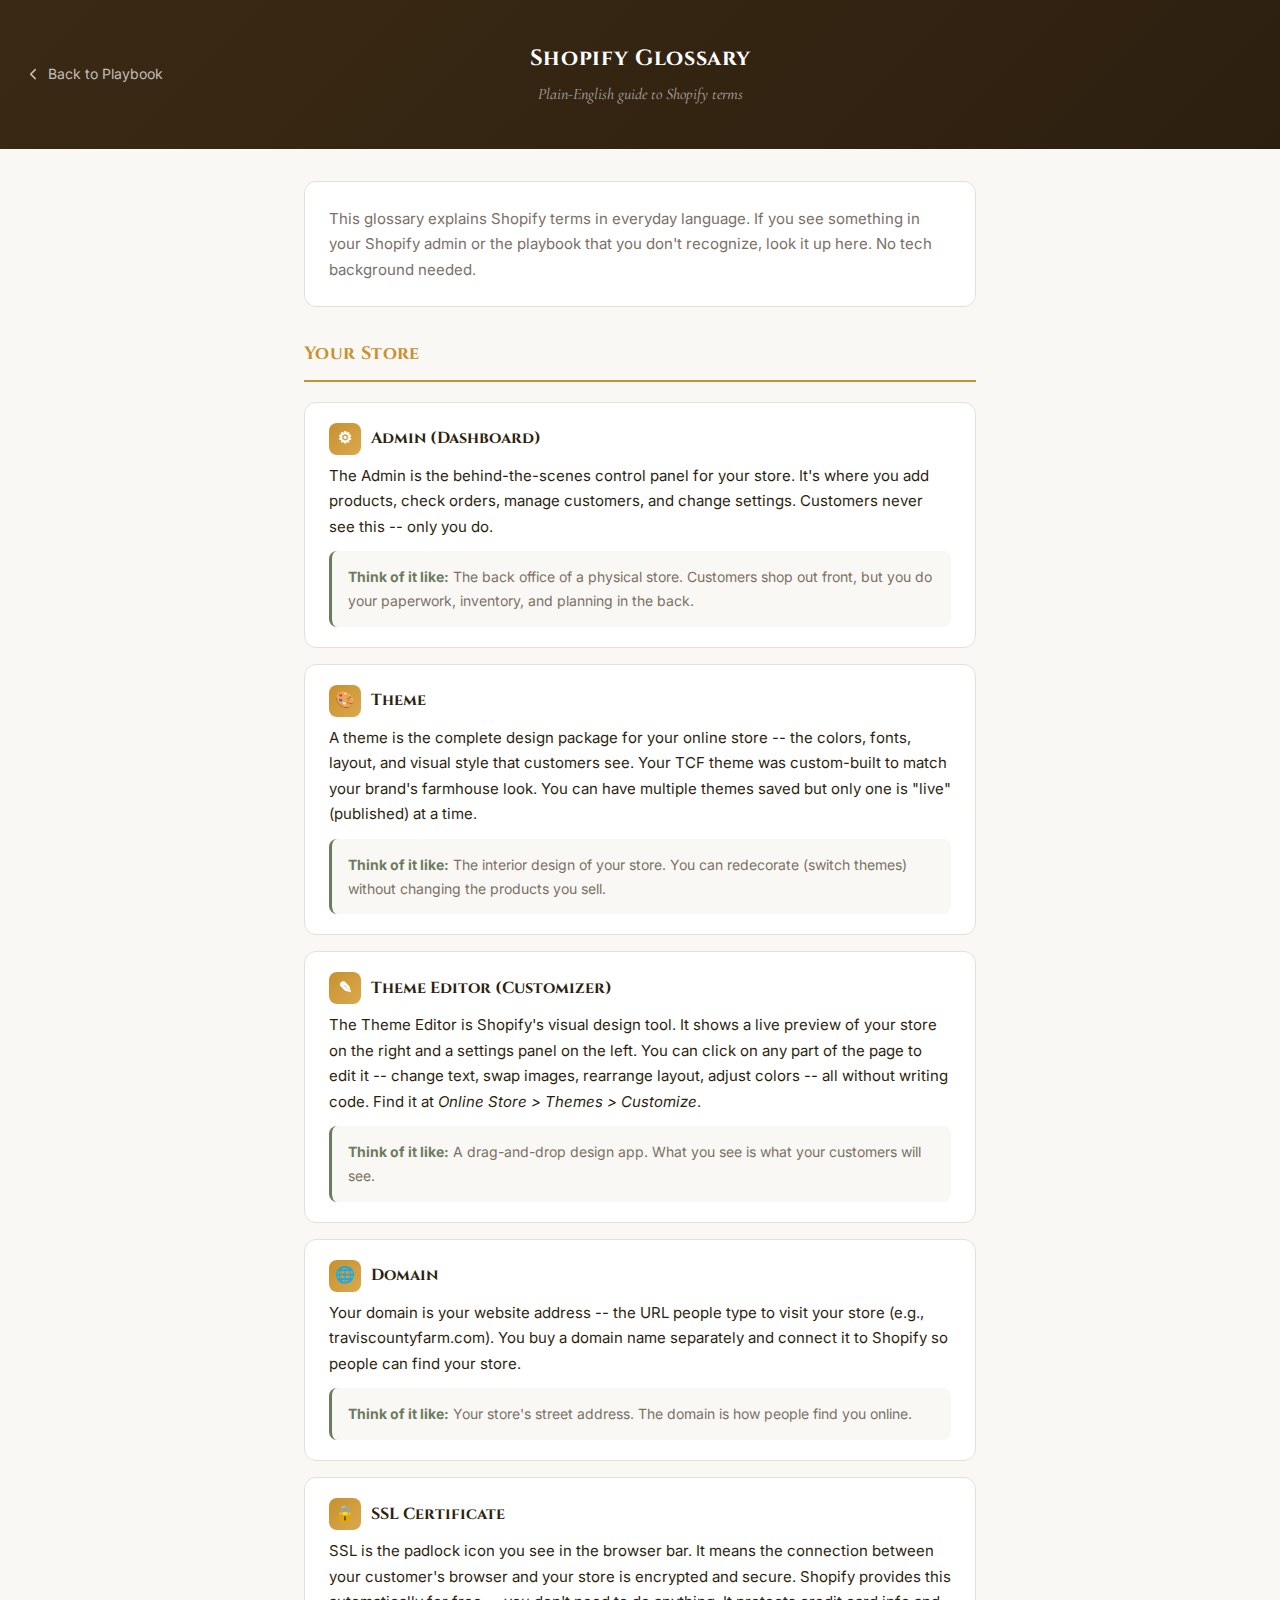
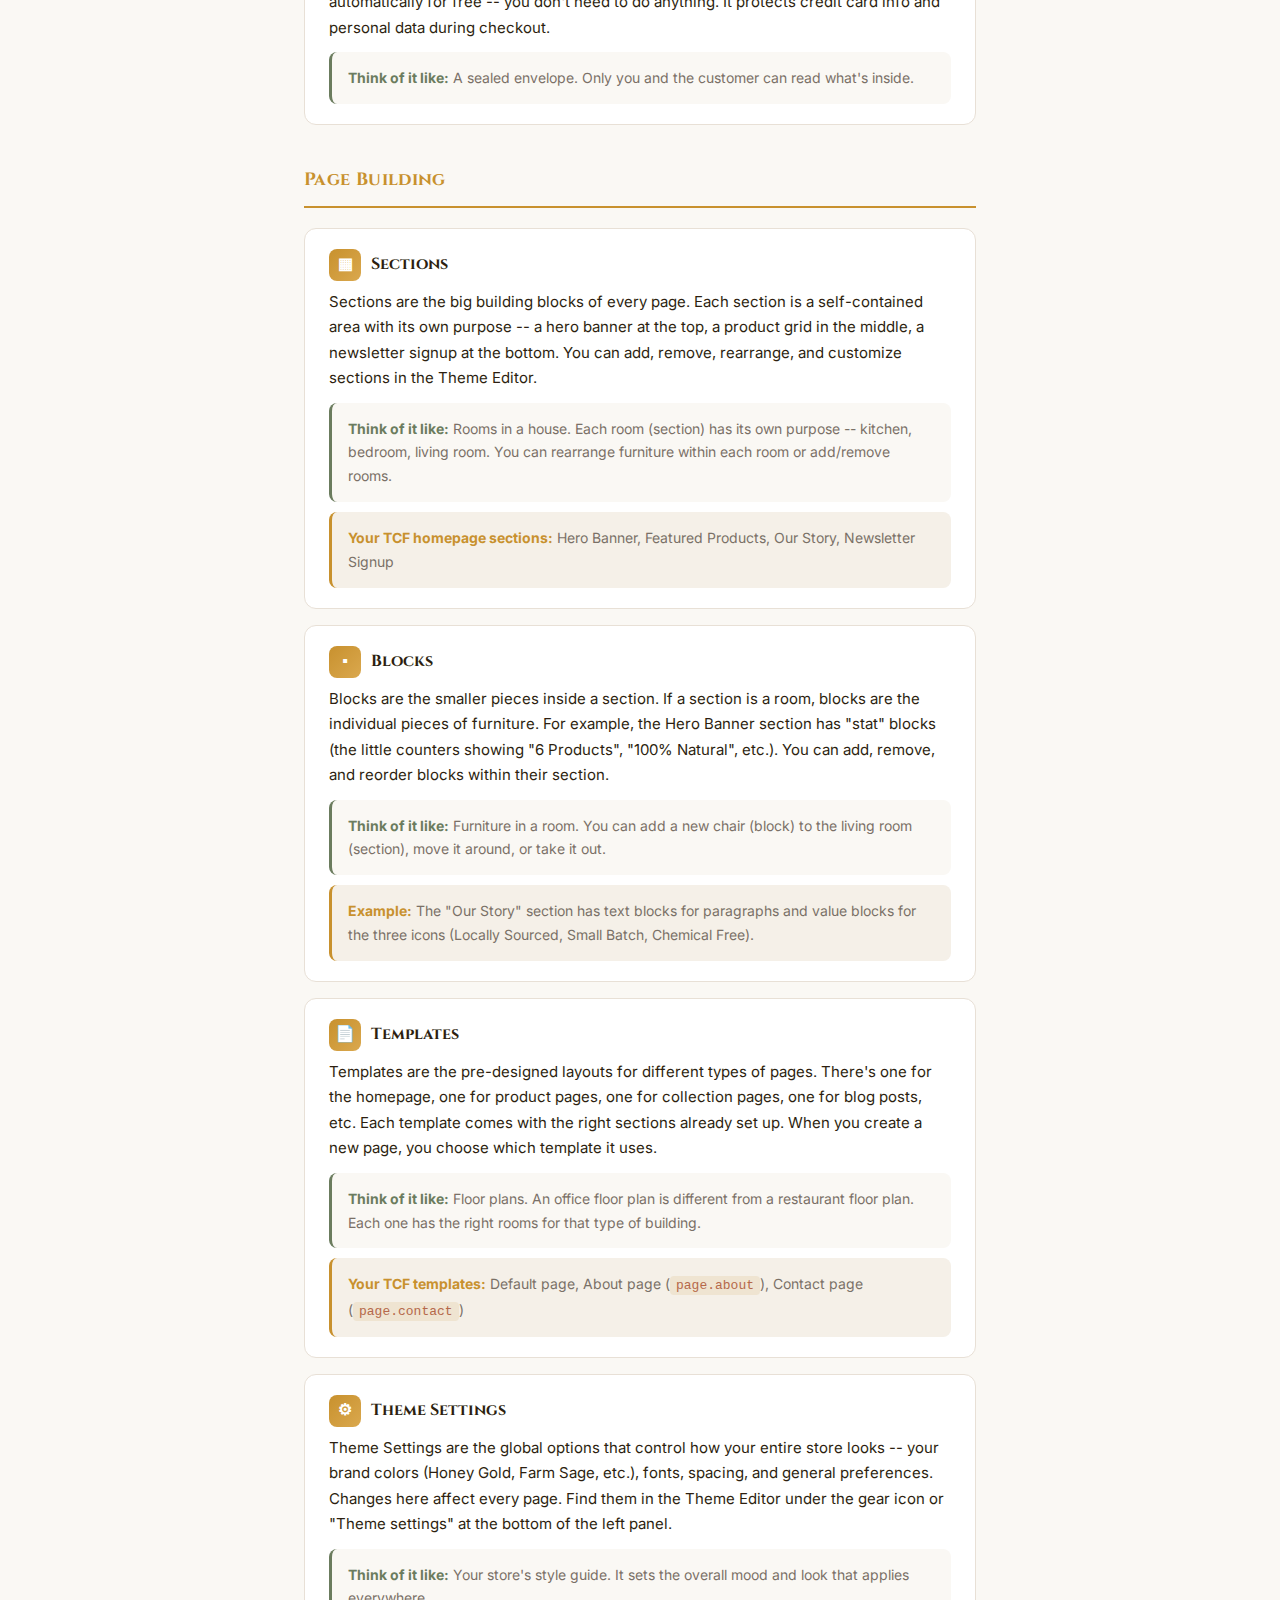
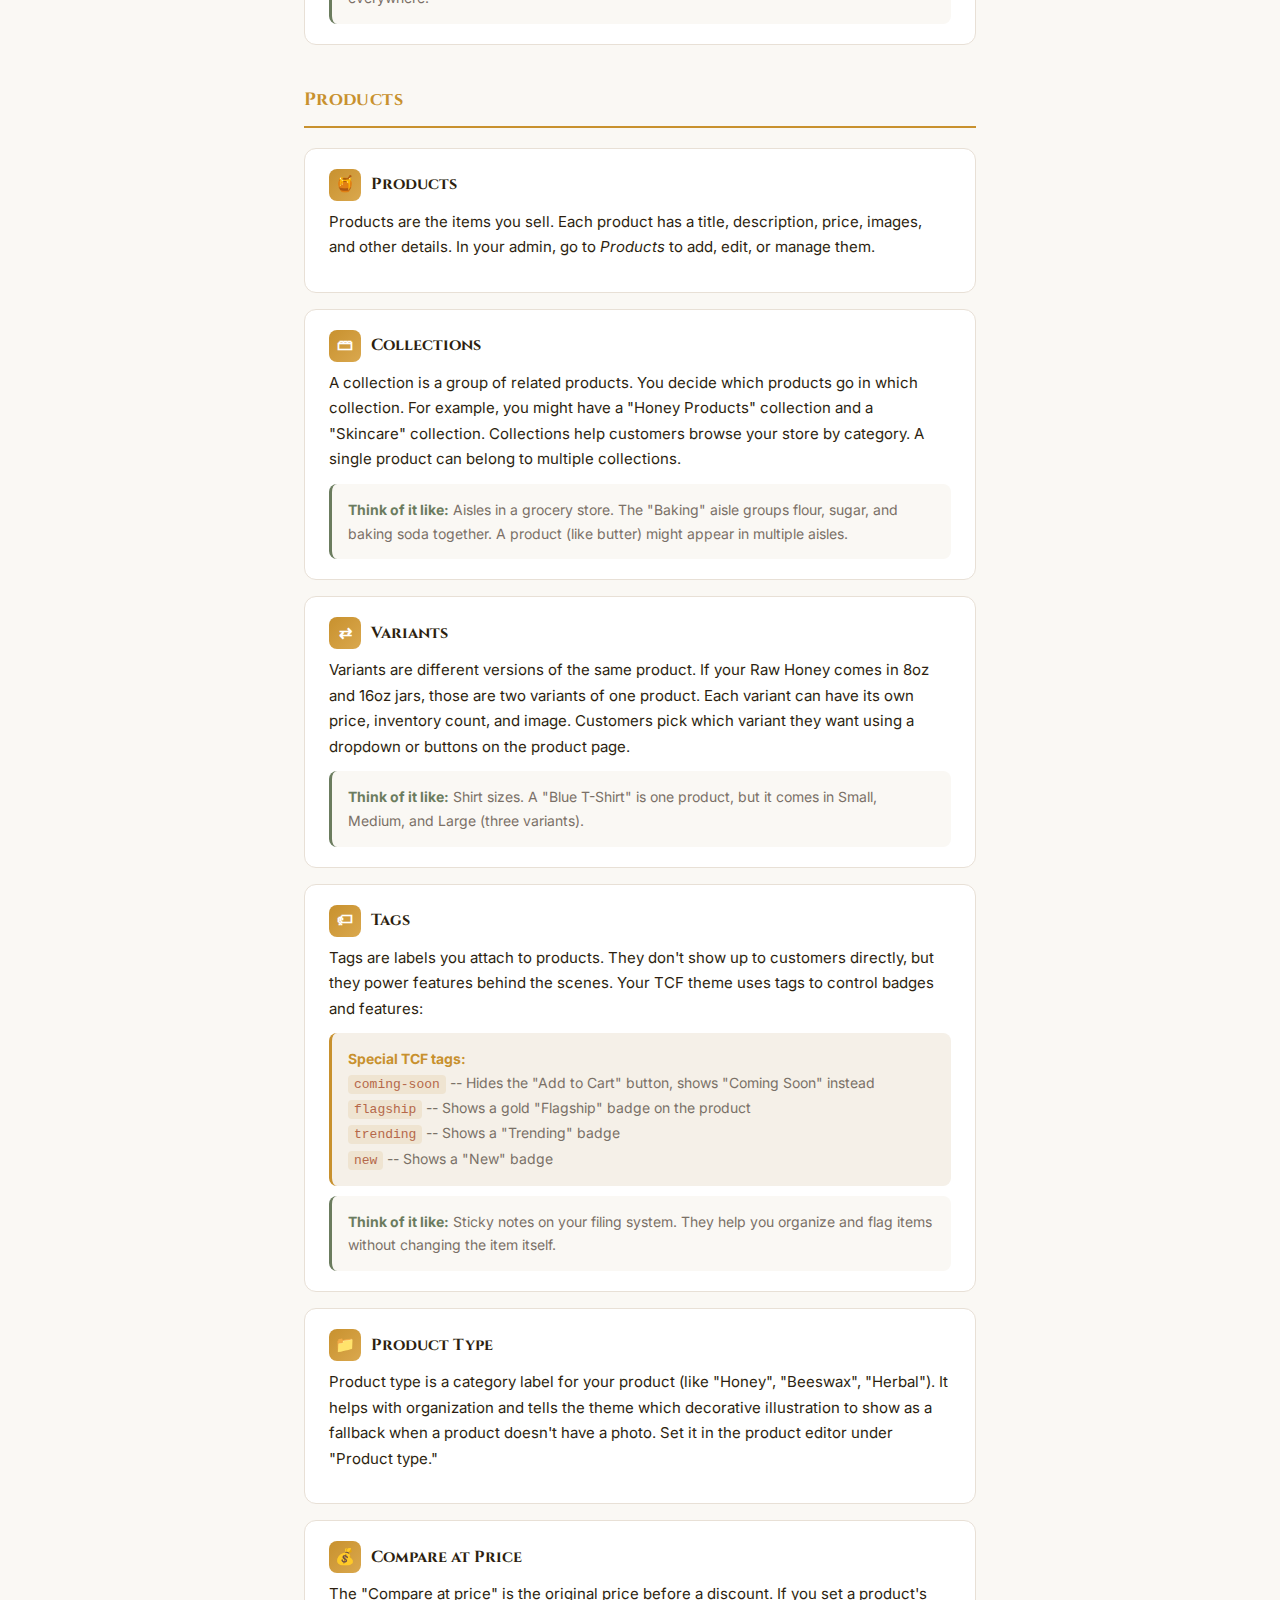
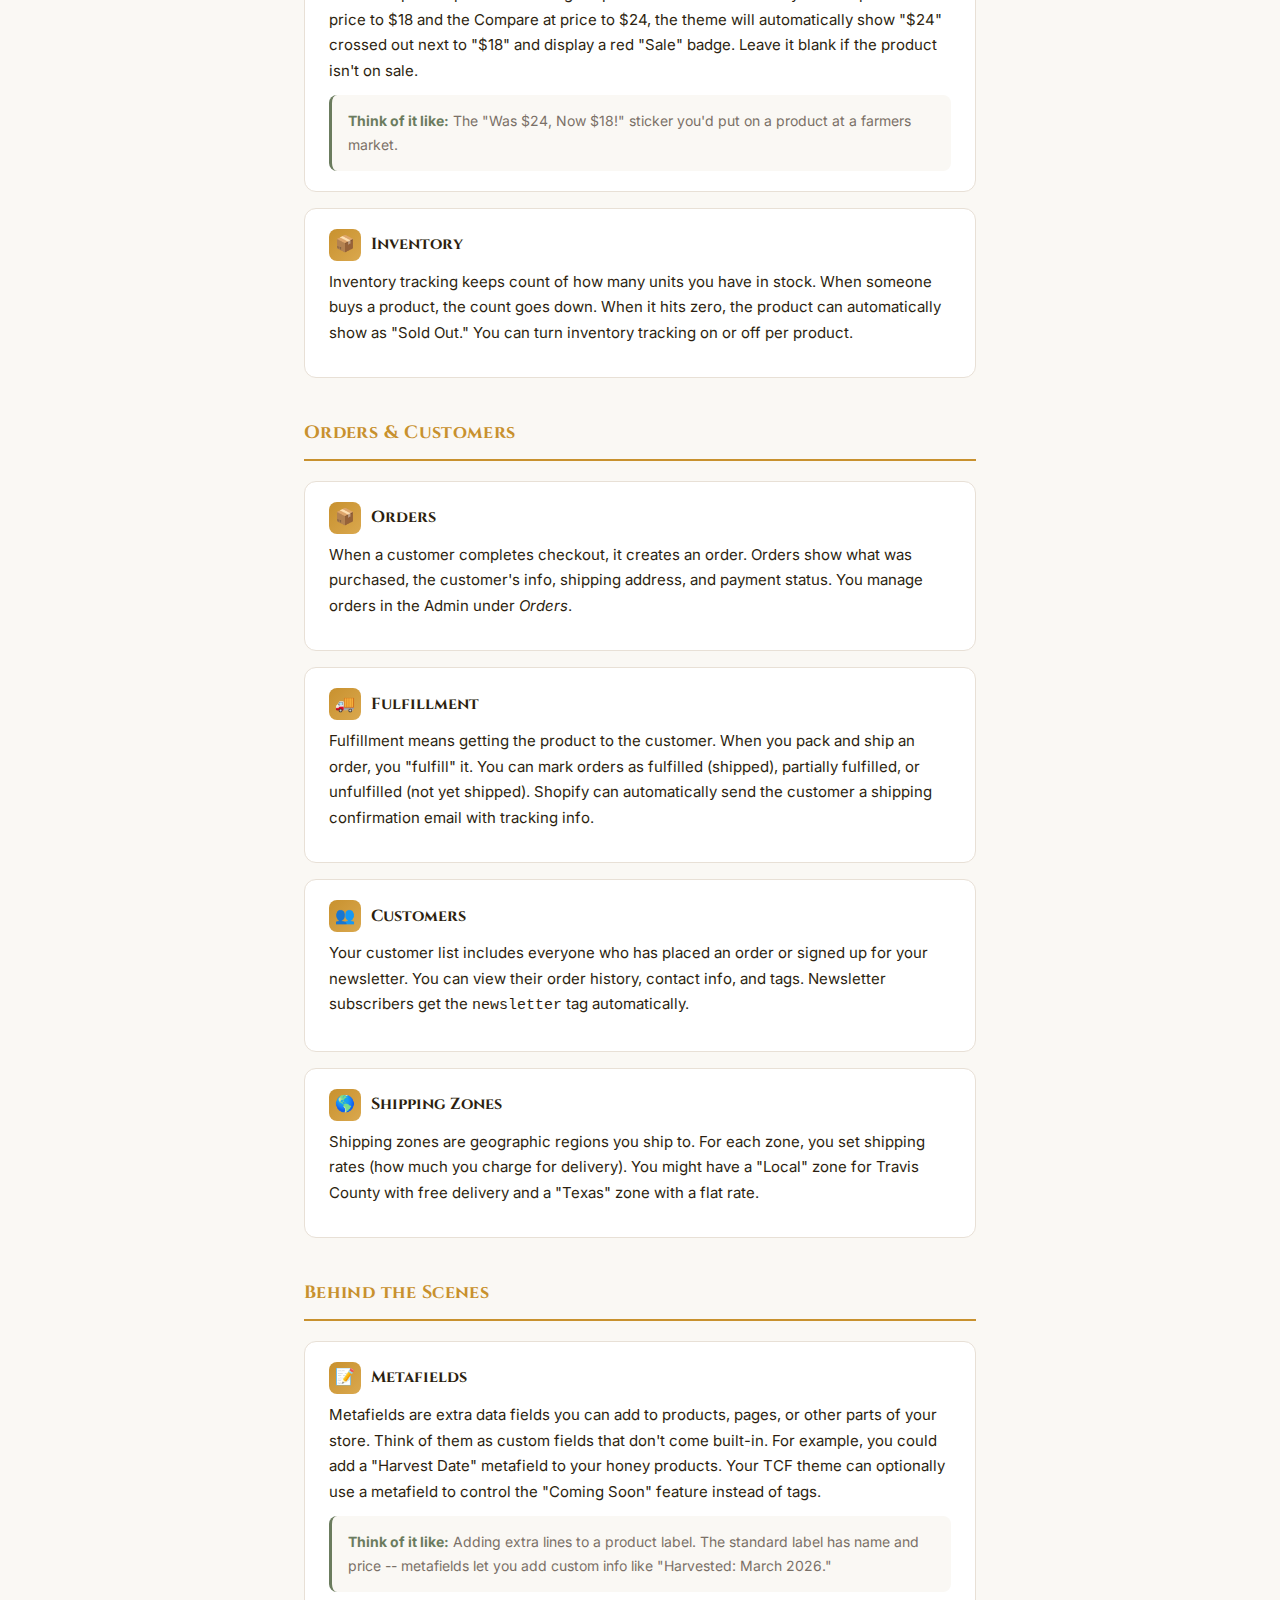
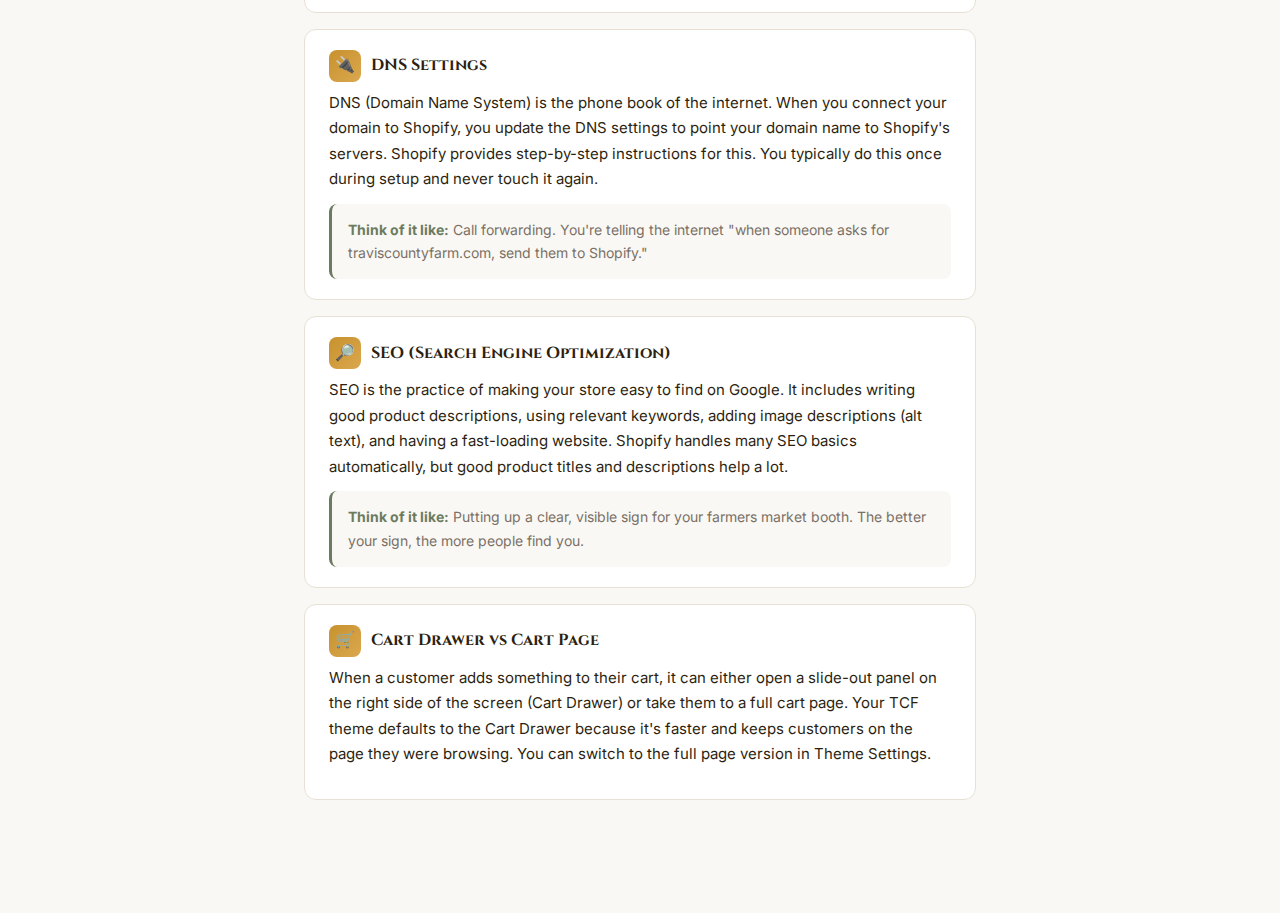
<file: playbook/glossary.html>
<!DOCTYPE html>
<html lang="en">
<head>
  <meta charset="utf-8">
  <meta name="viewport" content="width=device-width, initial-scale=1.0">
  <meta name="robots" content="noindex, nofollow">
  <title>Shopify Glossary - Travis County Farm</title>
  <link rel="icon" type="image/svg+xml" href="/favicon.svg">
  <link rel="preconnect" href="https://fonts.googleapis.com">
  <link rel="preconnect" href="https://fonts.gstatic.com" crossorigin>
  <link href="https://fonts.googleapis.com/css2?family=Cinzel:wght@500;700&family=Cormorant+Garamond:ital,wght@0,400;0,600;1,400&family=Inter:wght@400;500;600&display=swap" rel="stylesheet">
  <style>
    *, *::before, *::after { box-sizing: border-box; margin: 0; padding: 0; }

    :root {
      --gold: #c8912e;
      --gold-light: #daa84e;
      --sage: #6b7c5e;
      --terra: #b5684a;
      --cream: #faf8f4;
      --text: #2d1f10;
      --text-muted: #7a7067;
    }

    body {
      font-family: 'Inter', sans-serif;
      background: var(--cream);
      color: var(--text);
      line-height: 1.7;
    }

    .page-header {
      background: linear-gradient(135deg, #3a2a14 0%, #2d1f10 100%);
      padding: 40px 24px;
      text-align: center;
      position: sticky;
      top: 0;
      z-index: 100;
    }

    .page-header__back {
      position: absolute;
      left: 24px;
      top: 50%;
      transform: translateY(-50%);
      color: rgba(255,255,255,0.7);
      text-decoration: none;
      font-size: 14px;
      display: flex;
      align-items: center;
      gap: 6px;
      transition: color 0.2s;
    }
    .page-header__back:hover { color: #fff; }
    .page-header__back svg { width: 18px; height: 18px; }

    .page-header__title {
      font-family: 'Cinzel', serif;
      font-size: 22px;
      font-weight: 700;
      color: #fff;
      letter-spacing: 0.03em;
    }

    .page-header__subtitle {
      font-family: 'Cormorant Garamond', serif;
      font-size: 16px;
      font-style: italic;
      color: rgba(255,255,255,0.6);
      margin-top: 4px;
    }

    .container {
      max-width: 720px;
      margin: 0 auto;
      padding: 32px 24px 80px;
    }

    .intro {
      background: #fff;
      border: 1px solid #e8e0d6;
      border-radius: 12px;
      padding: 24px;
      margin-bottom: 32px;
      font-size: 15px;
      color: var(--text-muted);
      line-height: 1.7;
    }

    .category {
      margin-bottom: 40px;
    }

    .category__title {
      font-family: 'Cinzel', serif;
      font-size: 18px;
      font-weight: 700;
      color: var(--gold);
      padding-bottom: 10px;
      border-bottom: 2px solid var(--gold);
      margin-bottom: 20px;
      letter-spacing: 0.02em;
    }

    .term {
      background: #fff;
      border: 1px solid #e8e0d6;
      border-radius: 12px;
      padding: 20px 24px;
      margin-bottom: 16px;
      transition: border-color 0.2s;
    }
    .term:target {
      border-color: var(--gold);
      box-shadow: 0 0 0 3px rgba(200, 145, 46, 0.15);
    }

    .term__name {
      font-family: 'Cinzel', serif;
      font-size: 16px;
      font-weight: 700;
      margin-bottom: 8px;
      display: flex;
      align-items: center;
      gap: 10px;
    }

    .term__icon {
      width: 32px;
      height: 32px;
      border-radius: 8px;
      background: linear-gradient(135deg, var(--gold), var(--gold-light));
      color: #fff;
      display: flex;
      align-items: center;
      justify-content: center;
      flex-shrink: 0;
      font-size: 16px;
    }

    .term__simple {
      font-size: 15px;
      margin-bottom: 12px;
      line-height: 1.7;
    }

    .term__analogy {
      background: var(--cream);
      border-radius: 8px;
      padding: 14px 16px;
      font-size: 14px;
      color: var(--text-muted);
      border-left: 3px solid var(--sage);
    }
    .term__analogy strong {
      color: var(--sage);
    }

    .term__example {
      background: #f5f0e8;
      border-radius: 8px;
      padding: 14px 16px;
      font-size: 14px;
      margin-top: 10px;
      color: var(--text-muted);
      border-left: 3px solid var(--gold);
    }
    .term__example strong {
      color: var(--gold);
    }

    .term__example code {
      background: rgba(200, 145, 46, 0.12);
      color: var(--terra);
      padding: 2px 6px;
      border-radius: 4px;
      font-family: 'SF Mono', Monaco, monospace;
      font-size: 13px;
    }

    @media (max-width: 768px) {
      .page-header { padding: 32px 16px; }
      .page-header__back { position: static; transform: none; justify-content: center; margin-bottom: 12px; }
      .page-header__title { font-size: 18px; }
      .container { padding: 24px 16px 60px; }
      .term { padding: 16px; }
    }
  </style>
</head>
<body>

  <header class="page-header">
    <a href="index.html" class="page-header__back">
      <svg viewBox="0 0 24 24" fill="none" stroke="currentColor" stroke-width="2" stroke-linecap="round" stroke-linejoin="round"><polyline points="15 18 9 12 15 6"/></svg>
      Back to Playbook
    </a>
    <h1 class="page-header__title">Shopify Glossary</h1>
    <p class="page-header__subtitle">Plain-English guide to Shopify terms</p>
  </header>

  <div class="container">

    <div class="intro">
      This glossary explains Shopify terms in everyday language. If you see something in your Shopify admin or the playbook that you don't recognize, look it up here. No tech background needed.
    </div>

    <!-- ===== Your Store ===== -->
    <div class="category">
      <h2 class="category__title">Your Store</h2>

      <div class="term" id="admin">
        <div class="term__name"><span class="term__icon">&#9881;</span> Admin (Dashboard)</div>
        <p class="term__simple">The Admin is the behind-the-scenes control panel for your store. It's where you add products, check orders, manage customers, and change settings. Customers never see this -- only you do.</p>
        <div class="term__analogy"><strong>Think of it like:</strong> The back office of a physical store. Customers shop out front, but you do your paperwork, inventory, and planning in the back.</div>
      </div>

      <div class="term" id="theme">
        <div class="term__name"><span class="term__icon">&#127912;</span> Theme</div>
        <p class="term__simple">A theme is the complete design package for your online store -- the colors, fonts, layout, and visual style that customers see. Your TCF theme was custom-built to match your brand's farmhouse look. You can have multiple themes saved but only one is "live" (published) at a time.</p>
        <div class="term__analogy"><strong>Think of it like:</strong> The interior design of your store. You can redecorate (switch themes) without changing the products you sell.</div>
      </div>

      <div class="term" id="theme-editor">
        <div class="term__name"><span class="term__icon">&#9998;</span> Theme Editor (Customizer)</div>
        <p class="term__simple">The Theme Editor is Shopify's visual design tool. It shows a live preview of your store on the right and a settings panel on the left. You can click on any part of the page to edit it -- change text, swap images, rearrange layout, adjust colors -- all without writing code. Find it at <em>Online Store &gt; Themes &gt; Customize</em>.</p>
        <div class="term__analogy"><strong>Think of it like:</strong> A drag-and-drop design app. What you see is what your customers will see.</div>
      </div>

      <div class="term" id="domain">
        <div class="term__name"><span class="term__icon">&#127760;</span> Domain</div>
        <p class="term__simple">Your domain is your website address -- the URL people type to visit your store (e.g., traviscountyfarm.com). You buy a domain name separately and connect it to Shopify so people can find your store.</p>
        <div class="term__analogy"><strong>Think of it like:</strong> Your store's street address. The domain is how people find you online.</div>
      </div>

      <div class="term" id="ssl">
        <div class="term__name"><span class="term__icon">&#128274;</span> SSL Certificate</div>
        <p class="term__simple">SSL is the padlock icon you see in the browser bar. It means the connection between your customer's browser and your store is encrypted and secure. Shopify provides this automatically for free -- you don't need to do anything. It protects credit card info and personal data during checkout.</p>
        <div class="term__analogy"><strong>Think of it like:</strong> A sealed envelope. Only you and the customer can read what's inside.</div>
      </div>
    </div>

    <!-- ===== Page Building ===== -->
    <div class="category">
      <h2 class="category__title">Page Building</h2>

      <div class="term" id="sections">
        <div class="term__name"><span class="term__icon">&#9638;</span> Sections</div>
        <p class="term__simple">Sections are the big building blocks of every page. Each section is a self-contained area with its own purpose -- a hero banner at the top, a product grid in the middle, a newsletter signup at the bottom. You can add, remove, rearrange, and customize sections in the Theme Editor.</p>
        <div class="term__analogy"><strong>Think of it like:</strong> Rooms in a house. Each room (section) has its own purpose -- kitchen, bedroom, living room. You can rearrange furniture within each room or add/remove rooms.</div>
        <div class="term__example"><strong>Your TCF homepage sections:</strong> Hero Banner, Featured Products, Our Story, Newsletter Signup</div>
      </div>

      <div class="term" id="blocks">
        <div class="term__name"><span class="term__icon">&#9642;</span> Blocks</div>
        <p class="term__simple">Blocks are the smaller pieces inside a section. If a section is a room, blocks are the individual pieces of furniture. For example, the Hero Banner section has "stat" blocks (the little counters showing "6 Products", "100% Natural", etc.). You can add, remove, and reorder blocks within their section.</p>
        <div class="term__analogy"><strong>Think of it like:</strong> Furniture in a room. You can add a new chair (block) to the living room (section), move it around, or take it out.</div>
        <div class="term__example"><strong>Example:</strong> The "Our Story" section has text blocks for paragraphs and value blocks for the three icons (Locally Sourced, Small Batch, Chemical Free).</div>
      </div>

      <div class="term" id="templates">
        <div class="term__name"><span class="term__icon">&#128196;</span> Templates</div>
        <p class="term__simple">Templates are the pre-designed layouts for different types of pages. There's one for the homepage, one for product pages, one for collection pages, one for blog posts, etc. Each template comes with the right sections already set up. When you create a new page, you choose which template it uses.</p>
        <div class="term__analogy"><strong>Think of it like:</strong> Floor plans. An office floor plan is different from a restaurant floor plan. Each one has the right rooms for that type of building.</div>
        <div class="term__example"><strong>Your TCF templates:</strong> Default page, About page (<code>page.about</code>), Contact page (<code>page.contact</code>)</div>
      </div>

      <div class="term" id="settings">
        <div class="term__name"><span class="term__icon">&#9881;</span> Theme Settings</div>
        <p class="term__simple">Theme Settings are the global options that control how your entire store looks -- your brand colors (Honey Gold, Farm Sage, etc.), fonts, spacing, and general preferences. Changes here affect every page. Find them in the Theme Editor under the gear icon or "Theme settings" at the bottom of the left panel.</p>
        <div class="term__analogy"><strong>Think of it like:</strong> Your store's style guide. It sets the overall mood and look that applies everywhere.</div>
      </div>
    </div>

    <!-- ===== Products ===== -->
    <div class="category">
      <h2 class="category__title">Products</h2>

      <div class="term" id="products">
        <div class="term__name"><span class="term__icon">&#127855;</span> Products</div>
        <p class="term__simple">Products are the items you sell. Each product has a title, description, price, images, and other details. In your admin, go to <em>Products</em> to add, edit, or manage them.</p>
      </div>

      <div class="term" id="collections">
        <div class="term__name"><span class="term__icon">&#128451;</span> Collections</div>
        <p class="term__simple">A collection is a group of related products. You decide which products go in which collection. For example, you might have a "Honey Products" collection and a "Skincare" collection. Collections help customers browse your store by category. A single product can belong to multiple collections.</p>
        <div class="term__analogy"><strong>Think of it like:</strong> Aisles in a grocery store. The "Baking" aisle groups flour, sugar, and baking soda together. A product (like butter) might appear in multiple aisles.</div>
      </div>

      <div class="term" id="variants">
        <div class="term__name"><span class="term__icon">&#8644;</span> Variants</div>
        <p class="term__simple">Variants are different versions of the same product. If your Raw Honey comes in 8oz and 16oz jars, those are two variants of one product. Each variant can have its own price, inventory count, and image. Customers pick which variant they want using a dropdown or buttons on the product page.</p>
        <div class="term__analogy"><strong>Think of it like:</strong> Shirt sizes. A "Blue T-Shirt" is one product, but it comes in Small, Medium, and Large (three variants).</div>
      </div>

      <div class="term" id="tags">
        <div class="term__name"><span class="term__icon">&#127991;</span> Tags</div>
        <p class="term__simple">Tags are labels you attach to products. They don't show up to customers directly, but they power features behind the scenes. Your TCF theme uses tags to control badges and features:</p>
        <div class="term__example">
          <strong>Special TCF tags:</strong><br>
          <code>coming-soon</code> -- Hides the "Add to Cart" button, shows "Coming Soon" instead<br>
          <code>flagship</code> -- Shows a gold "Flagship" badge on the product<br>
          <code>trending</code> -- Shows a "Trending" badge<br>
          <code>new</code> -- Shows a "New" badge
        </div>
        <div class="term__analogy" style="margin-top: 10px;"><strong>Think of it like:</strong> Sticky notes on your filing system. They help you organize and flag items without changing the item itself.</div>
      </div>

      <div class="term" id="product-type">
        <div class="term__name"><span class="term__icon">&#128193;</span> Product Type</div>
        <p class="term__simple">Product type is a category label for your product (like "Honey", "Beeswax", "Herbal"). It helps with organization and tells the theme which decorative illustration to show as a fallback when a product doesn't have a photo. Set it in the product editor under "Product type."</p>
      </div>

      <div class="term" id="compare-at-price">
        <div class="term__name"><span class="term__icon">&#128176;</span> Compare at Price</div>
        <p class="term__simple">The "Compare at price" is the original price before a discount. If you set a product's price to $18 and the Compare at price to $24, the theme will automatically show "$24" crossed out next to "$18" and display a red "Sale" badge. Leave it blank if the product isn't on sale.</p>
        <div class="term__analogy"><strong>Think of it like:</strong> The "Was $24, Now $18!" sticker you'd put on a product at a farmers market.</div>
      </div>

      <div class="term" id="inventory">
        <div class="term__name"><span class="term__icon">&#128230;</span> Inventory</div>
        <p class="term__simple">Inventory tracking keeps count of how many units you have in stock. When someone buys a product, the count goes down. When it hits zero, the product can automatically show as "Sold Out." You can turn inventory tracking on or off per product.</p>
      </div>
    </div>

    <!-- ===== Orders & Customers ===== -->
    <div class="category">
      <h2 class="category__title">Orders & Customers</h2>

      <div class="term" id="orders">
        <div class="term__name"><span class="term__icon">&#128230;</span> Orders</div>
        <p class="term__simple">When a customer completes checkout, it creates an order. Orders show what was purchased, the customer's info, shipping address, and payment status. You manage orders in the Admin under <em>Orders</em>.</p>
      </div>

      <div class="term" id="fulfillment">
        <div class="term__name"><span class="term__icon">&#128666;</span> Fulfillment</div>
        <p class="term__simple">Fulfillment means getting the product to the customer. When you pack and ship an order, you "fulfill" it. You can mark orders as fulfilled (shipped), partially fulfilled, or unfulfilled (not yet shipped). Shopify can automatically send the customer a shipping confirmation email with tracking info.</p>
      </div>

      <div class="term" id="customers">
        <div class="term__name"><span class="term__icon">&#128101;</span> Customers</div>
        <p class="term__simple">Your customer list includes everyone who has placed an order or signed up for your newsletter. You can view their order history, contact info, and tags. Newsletter subscribers get the <code>newsletter</code> tag automatically.</p>
      </div>

      <div class="term" id="shipping-zones">
        <div class="term__name"><span class="term__icon">&#127758;</span> Shipping Zones</div>
        <p class="term__simple">Shipping zones are geographic regions you ship to. For each zone, you set shipping rates (how much you charge for delivery). You might have a "Local" zone for Travis County with free delivery and a "Texas" zone with a flat rate.</p>
      </div>
    </div>

    <!-- ===== Technical (simplified) ===== -->
    <div class="category">
      <h2 class="category__title">Behind the Scenes</h2>

      <div class="term" id="metafields">
        <div class="term__name"><span class="term__icon">&#128221;</span> Metafields</div>
        <p class="term__simple">Metafields are extra data fields you can add to products, pages, or other parts of your store. Think of them as custom fields that don't come built-in. For example, you could add a "Harvest Date" metafield to your honey products. Your TCF theme can optionally use a metafield to control the "Coming Soon" feature instead of tags.</p>
        <div class="term__analogy"><strong>Think of it like:</strong> Adding extra lines to a product label. The standard label has name and price -- metafields let you add custom info like "Harvested: March 2026."</div>
      </div>

      <div class="term" id="dns">
        <div class="term__name"><span class="term__icon">&#128268;</span> DNS Settings</div>
        <p class="term__simple">DNS (Domain Name System) is the phone book of the internet. When you connect your domain to Shopify, you update the DNS settings to point your domain name to Shopify's servers. Shopify provides step-by-step instructions for this. You typically do this once during setup and never touch it again.</p>
        <div class="term__analogy"><strong>Think of it like:</strong> Call forwarding. You're telling the internet "when someone asks for traviscountyfarm.com, send them to Shopify."</div>
      </div>

      <div class="term" id="seo">
        <div class="term__name"><span class="term__icon">&#128270;</span> SEO (Search Engine Optimization)</div>
        <p class="term__simple">SEO is the practice of making your store easy to find on Google. It includes writing good product descriptions, using relevant keywords, adding image descriptions (alt text), and having a fast-loading website. Shopify handles many SEO basics automatically, but good product titles and descriptions help a lot.</p>
        <div class="term__analogy"><strong>Think of it like:</strong> Putting up a clear, visible sign for your farmers market booth. The better your sign, the more people find you.</div>
      </div>

      <div class="term" id="cart-drawer">
        <div class="term__name"><span class="term__icon">&#128722;</span> Cart Drawer vs Cart Page</div>
        <p class="term__simple">When a customer adds something to their cart, it can either open a slide-out panel on the right side of the screen (Cart Drawer) or take them to a full cart page. Your TCF theme defaults to the Cart Drawer because it's faster and keeps customers on the page they were browsing. You can switch to the full page version in Theme Settings.</p>
      </div>
    </div>

  </div>

</body>
</html>
</file>
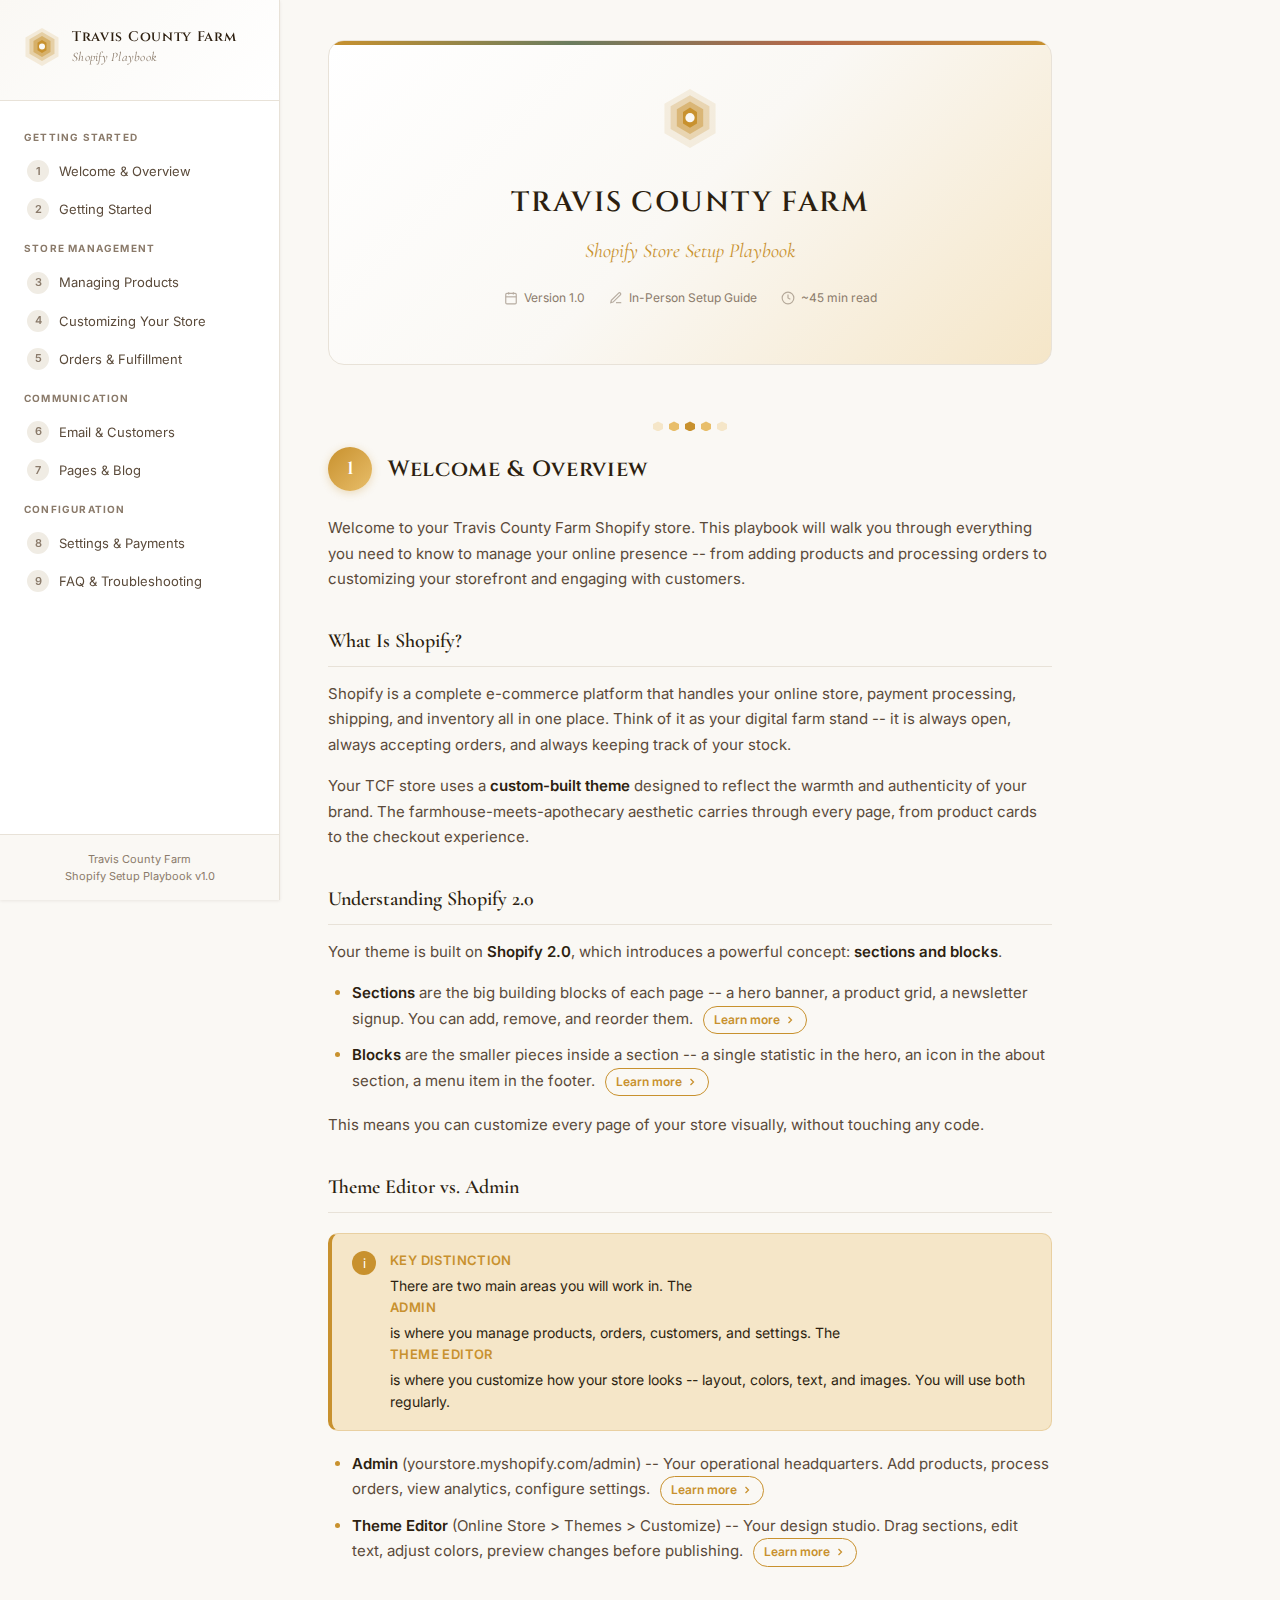
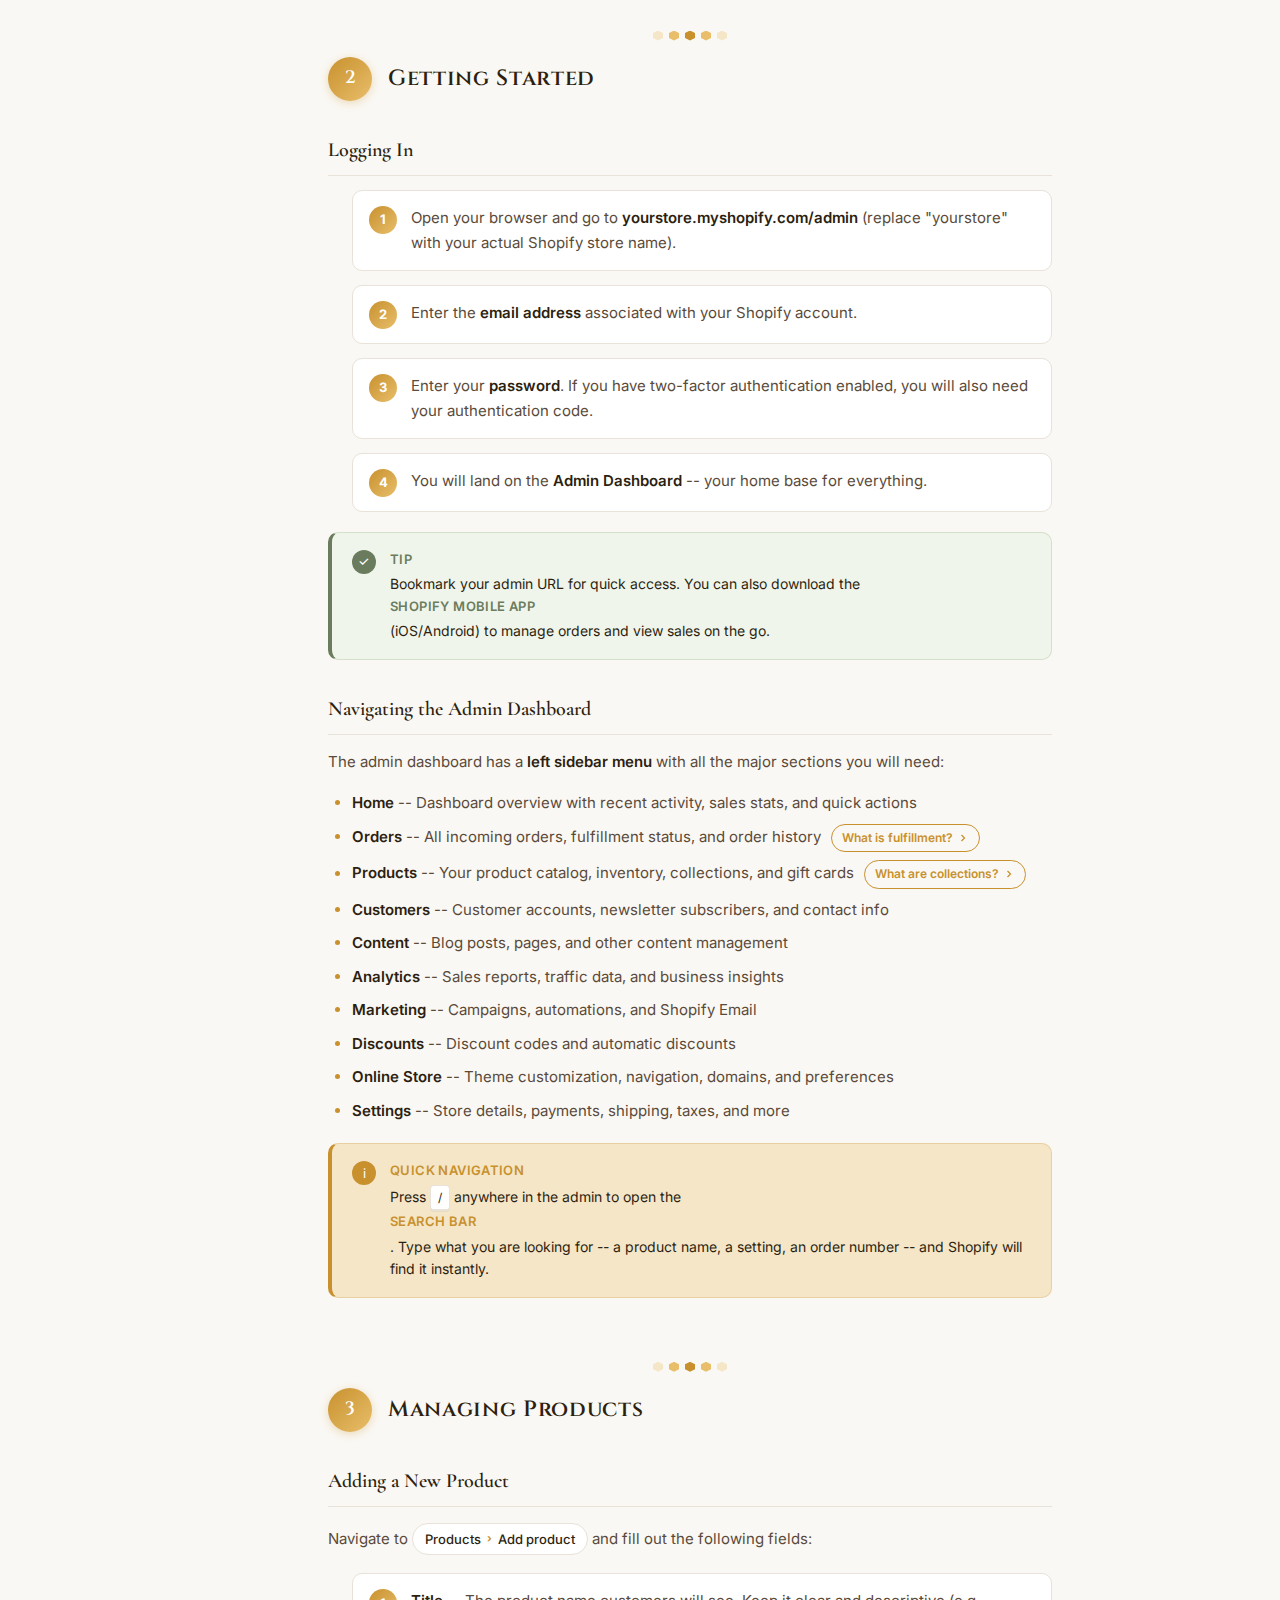
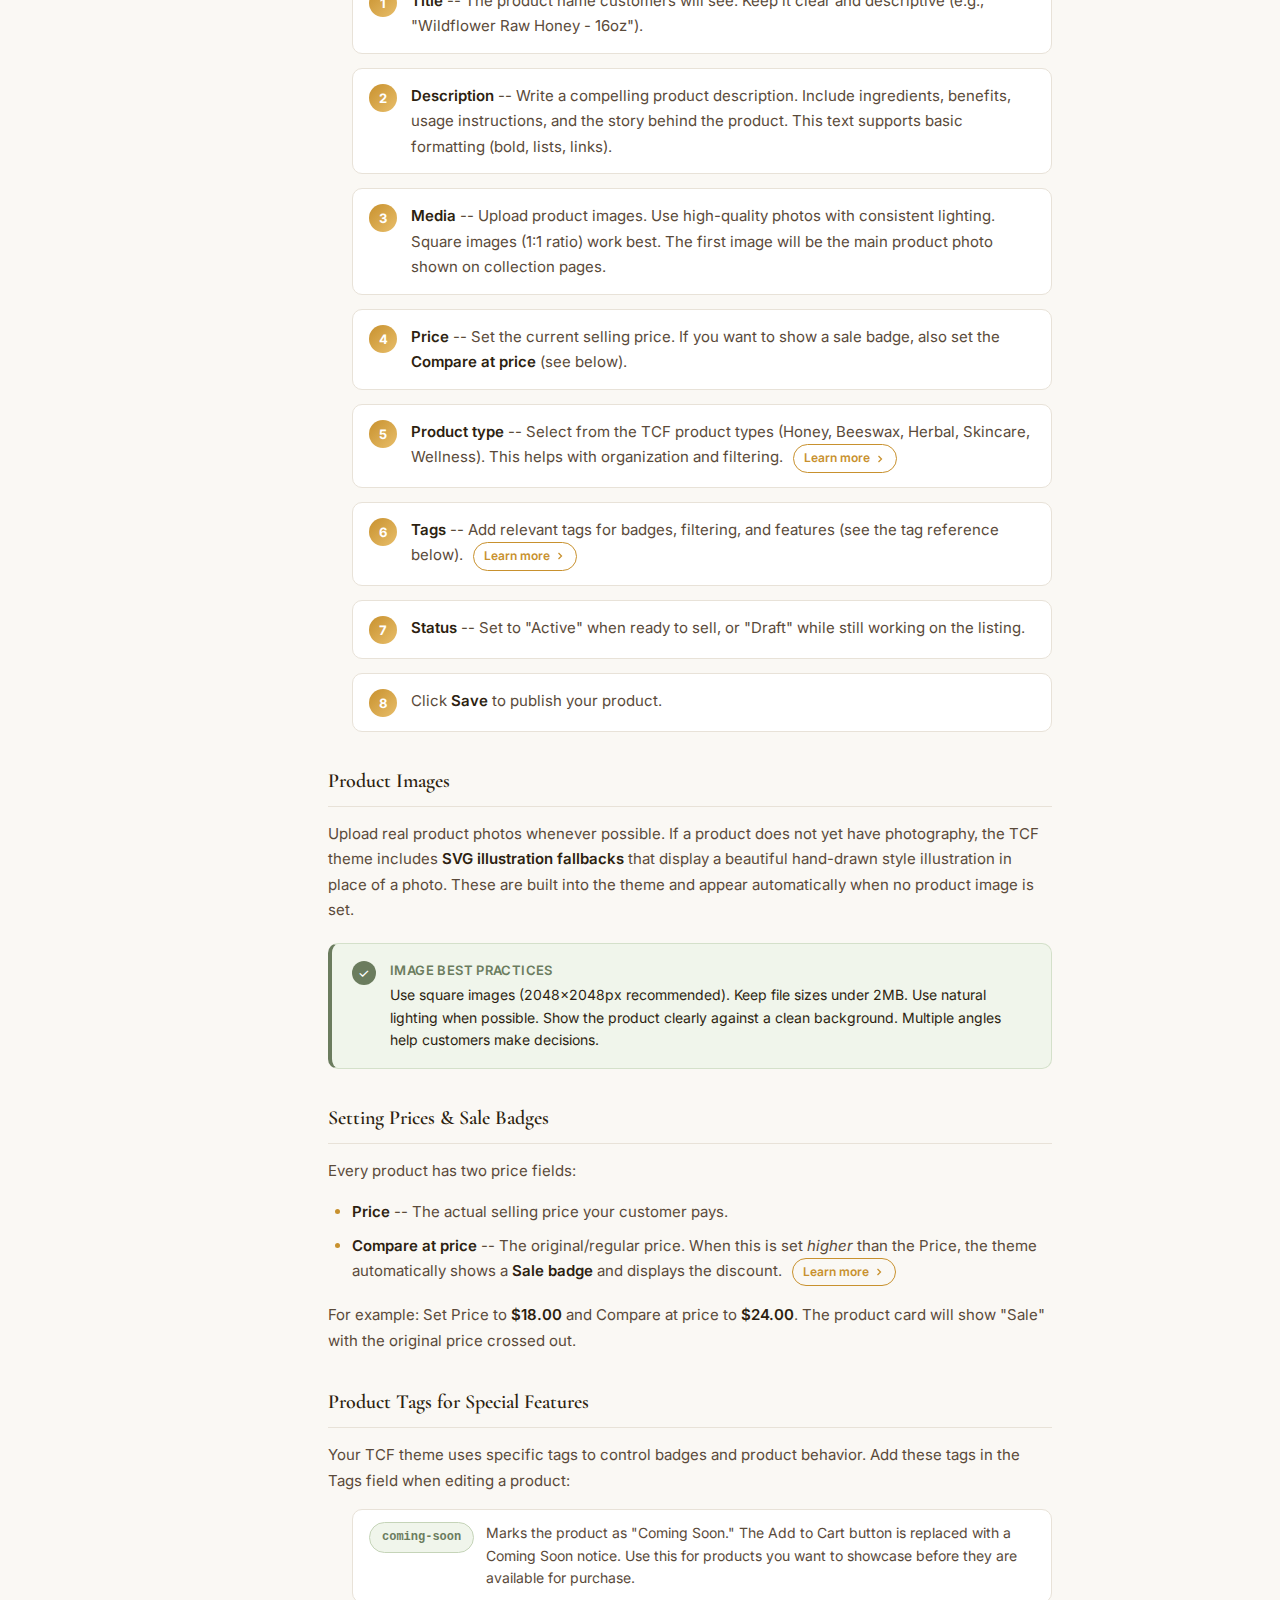
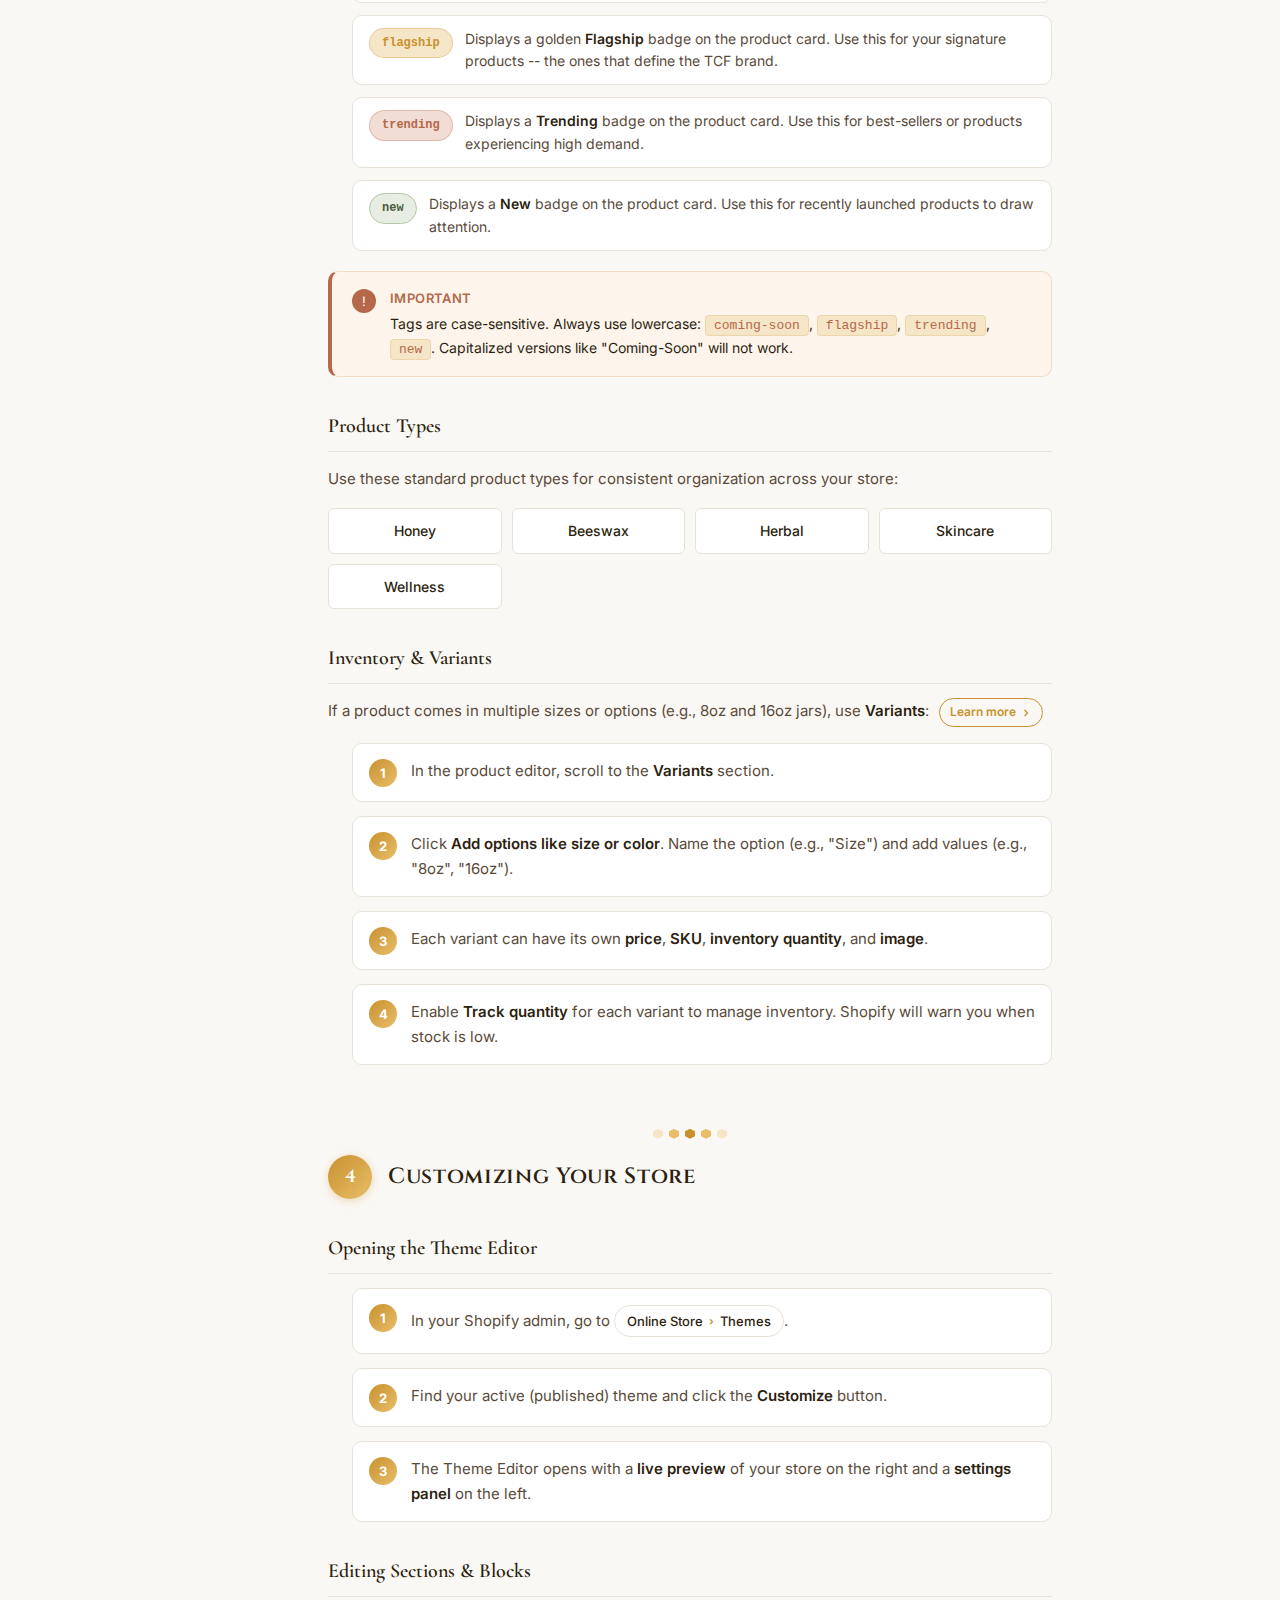
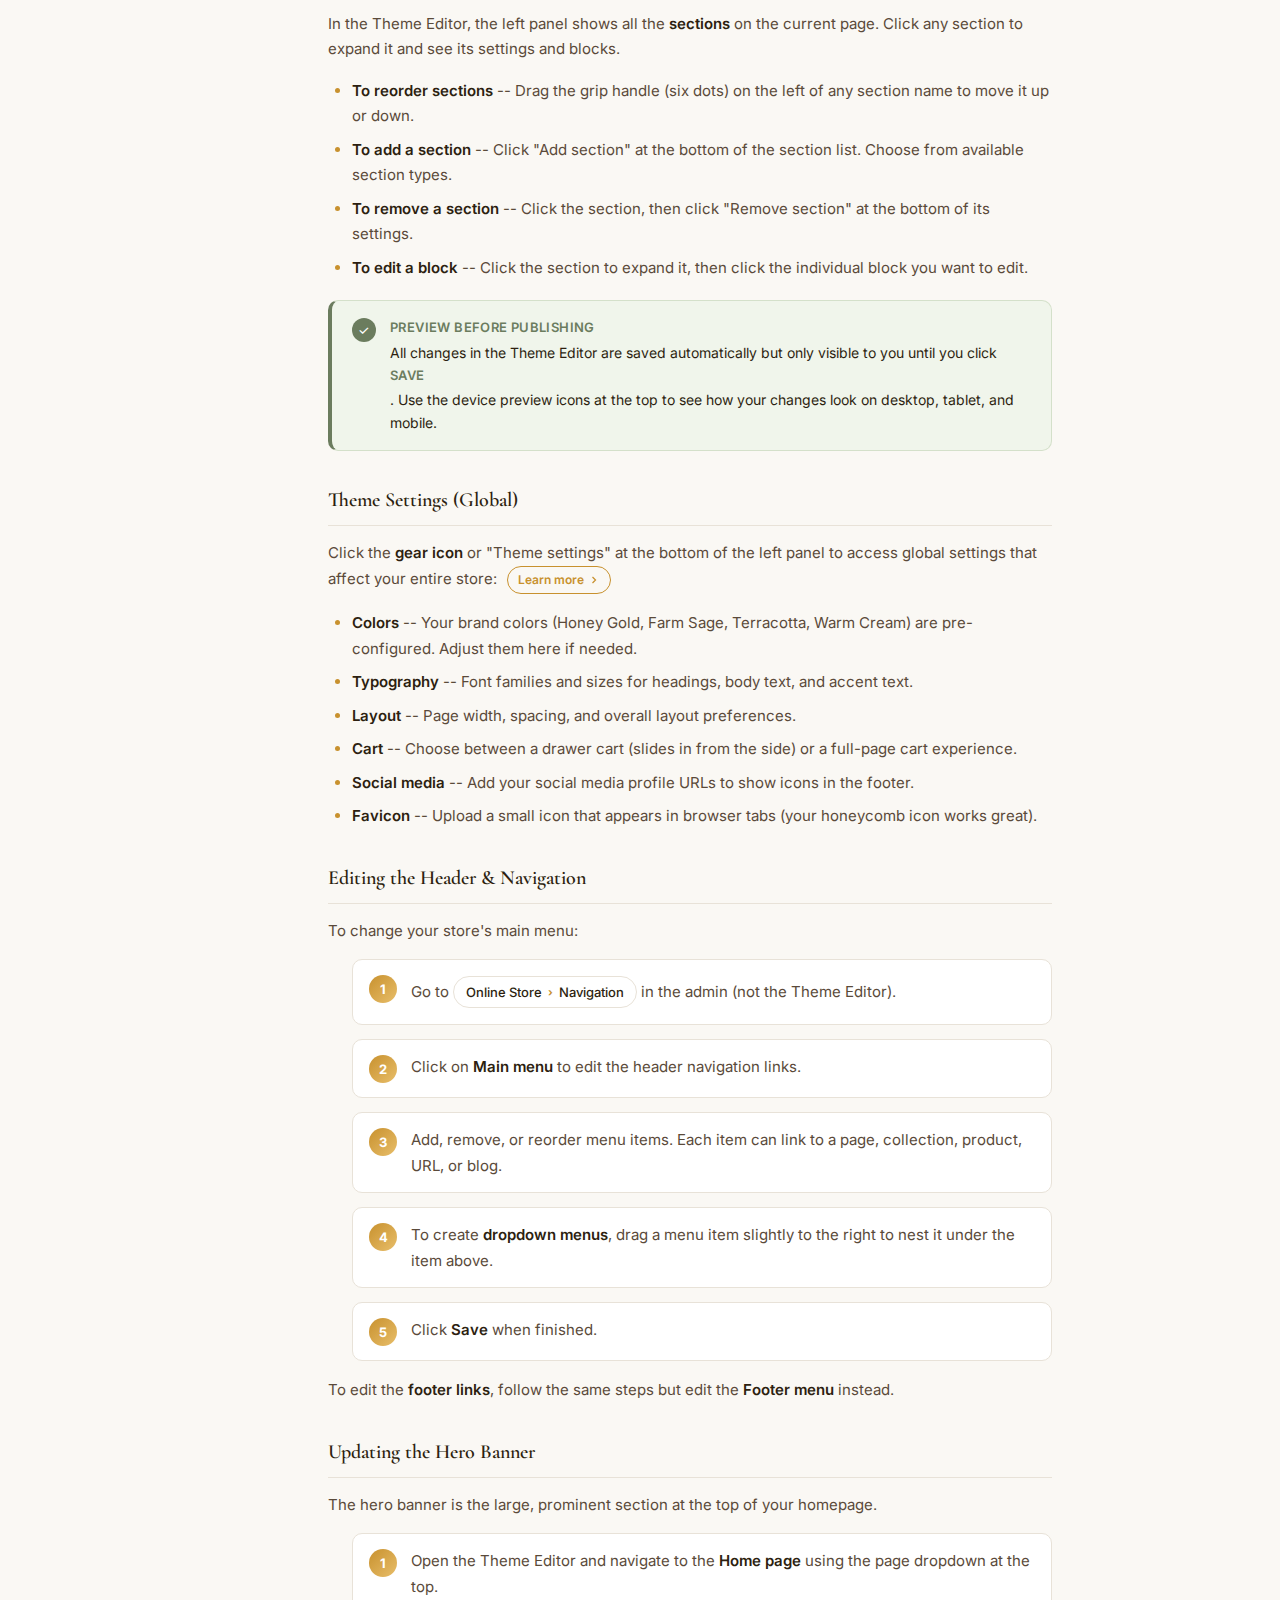
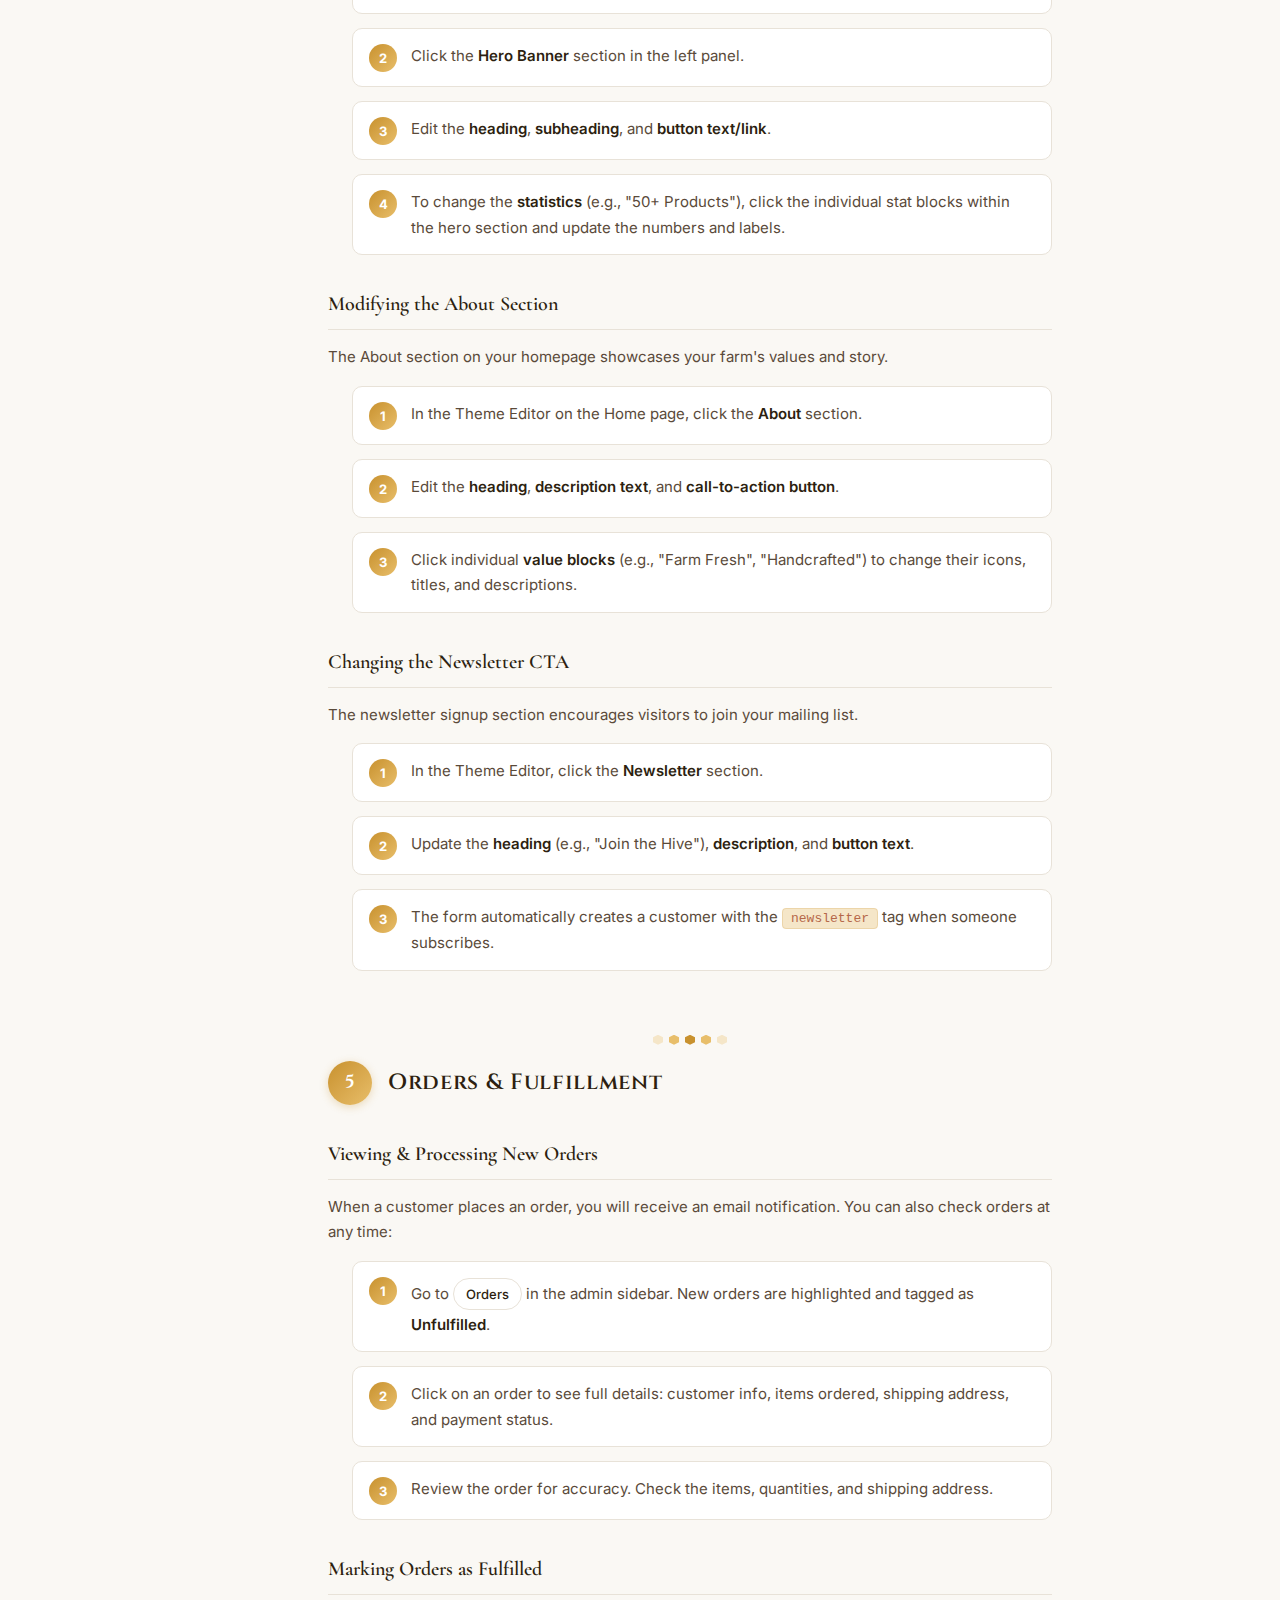
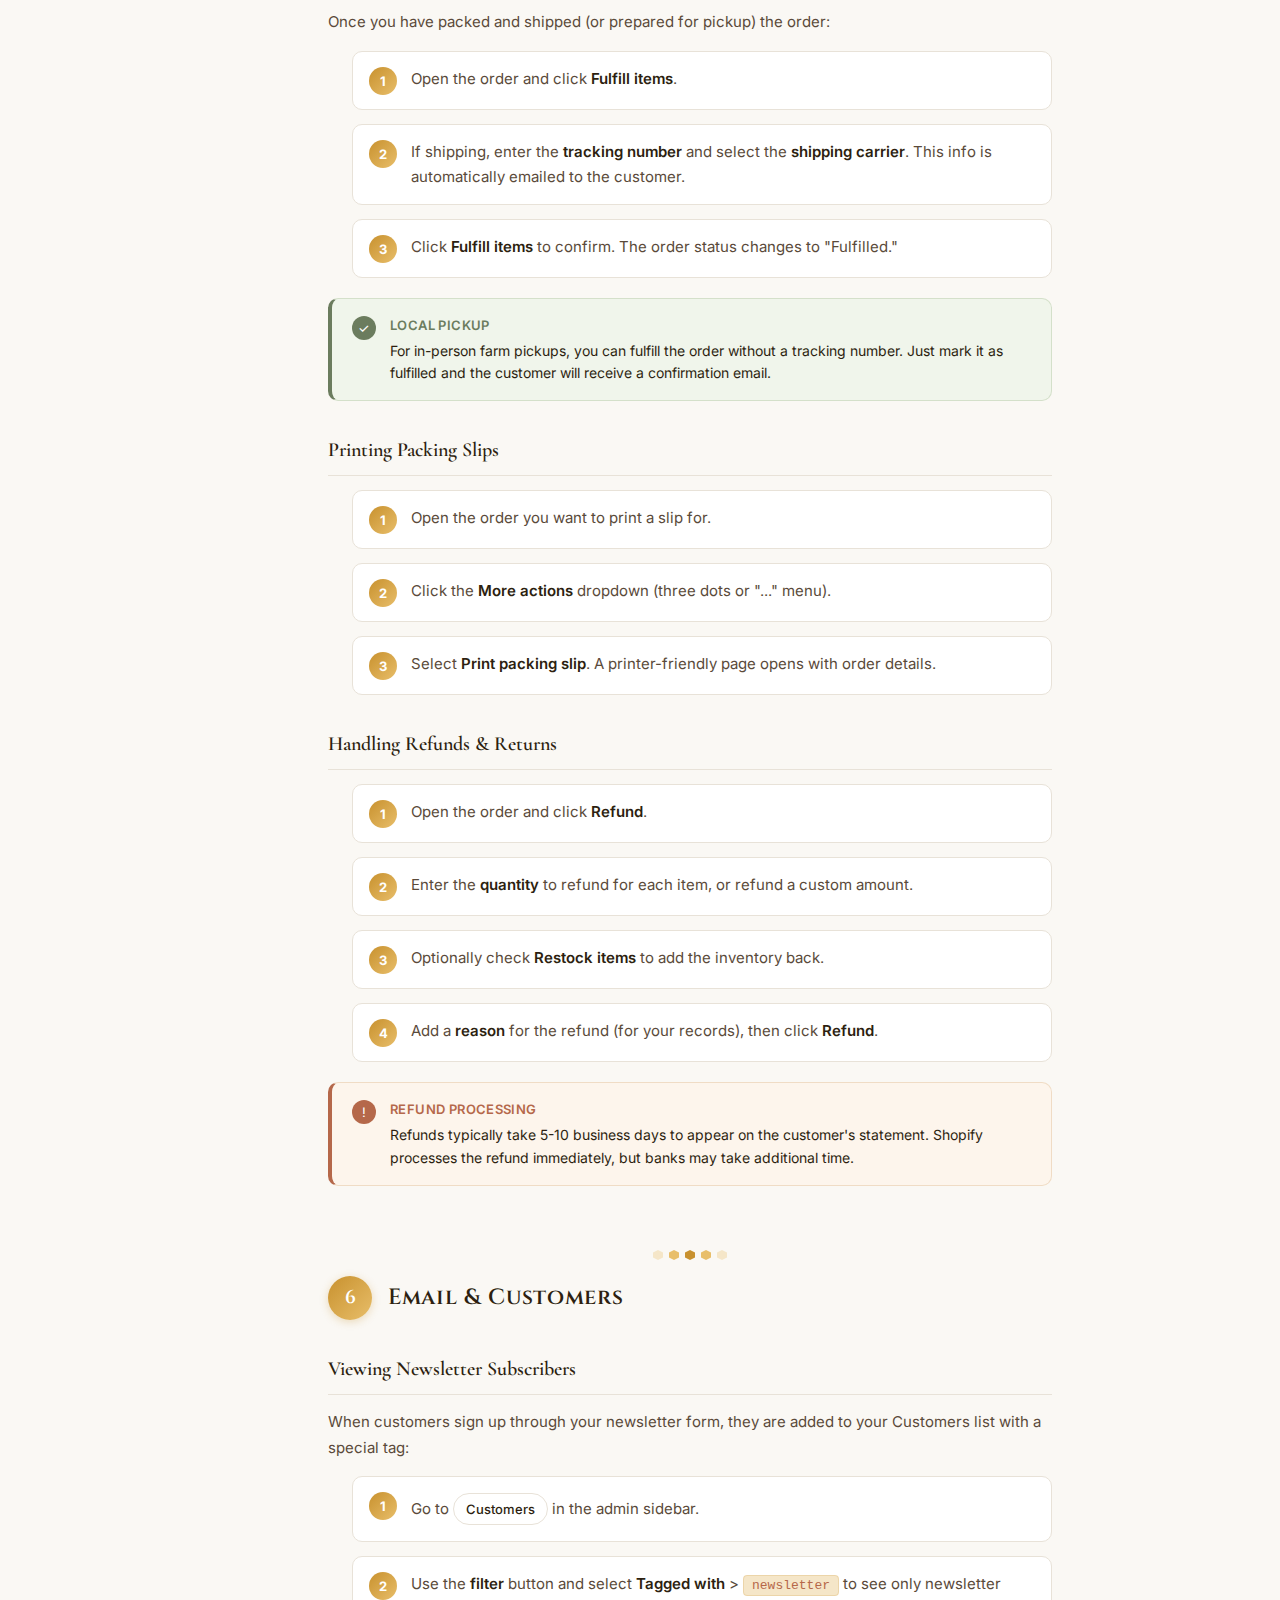
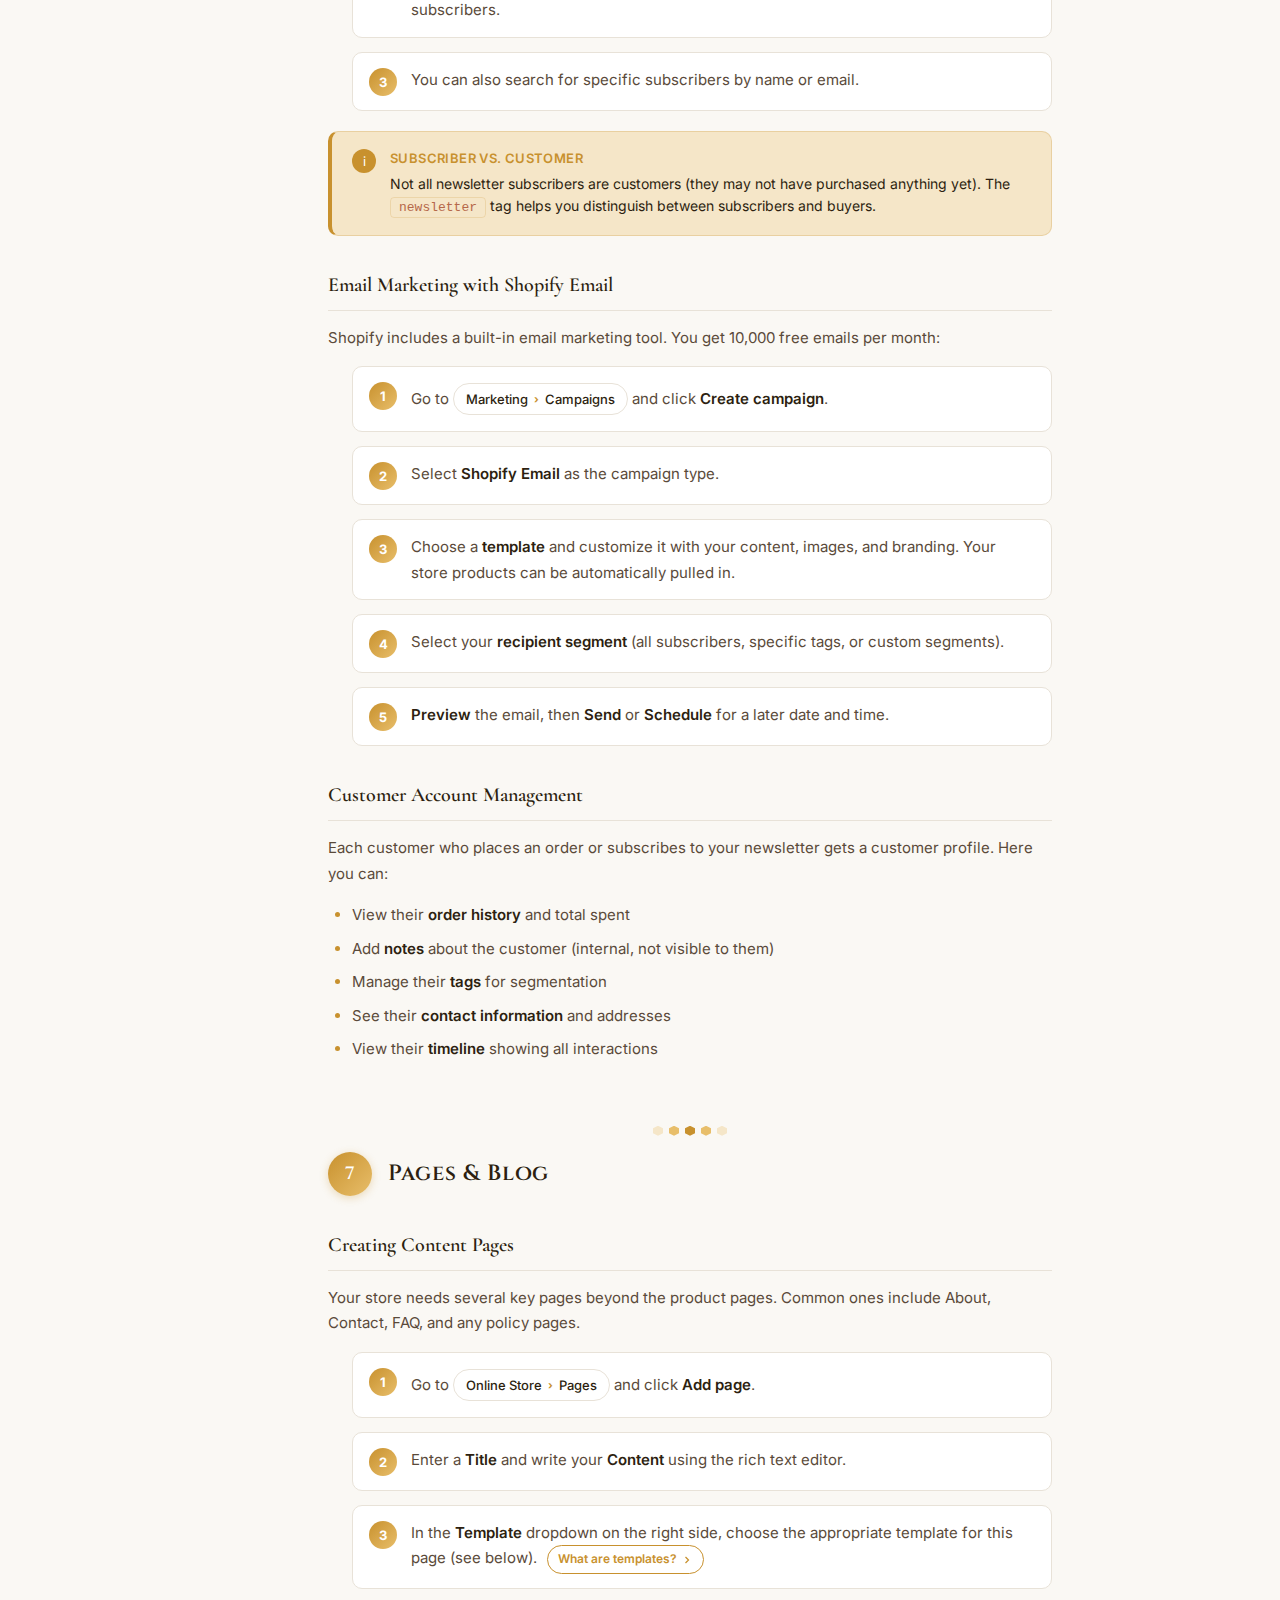
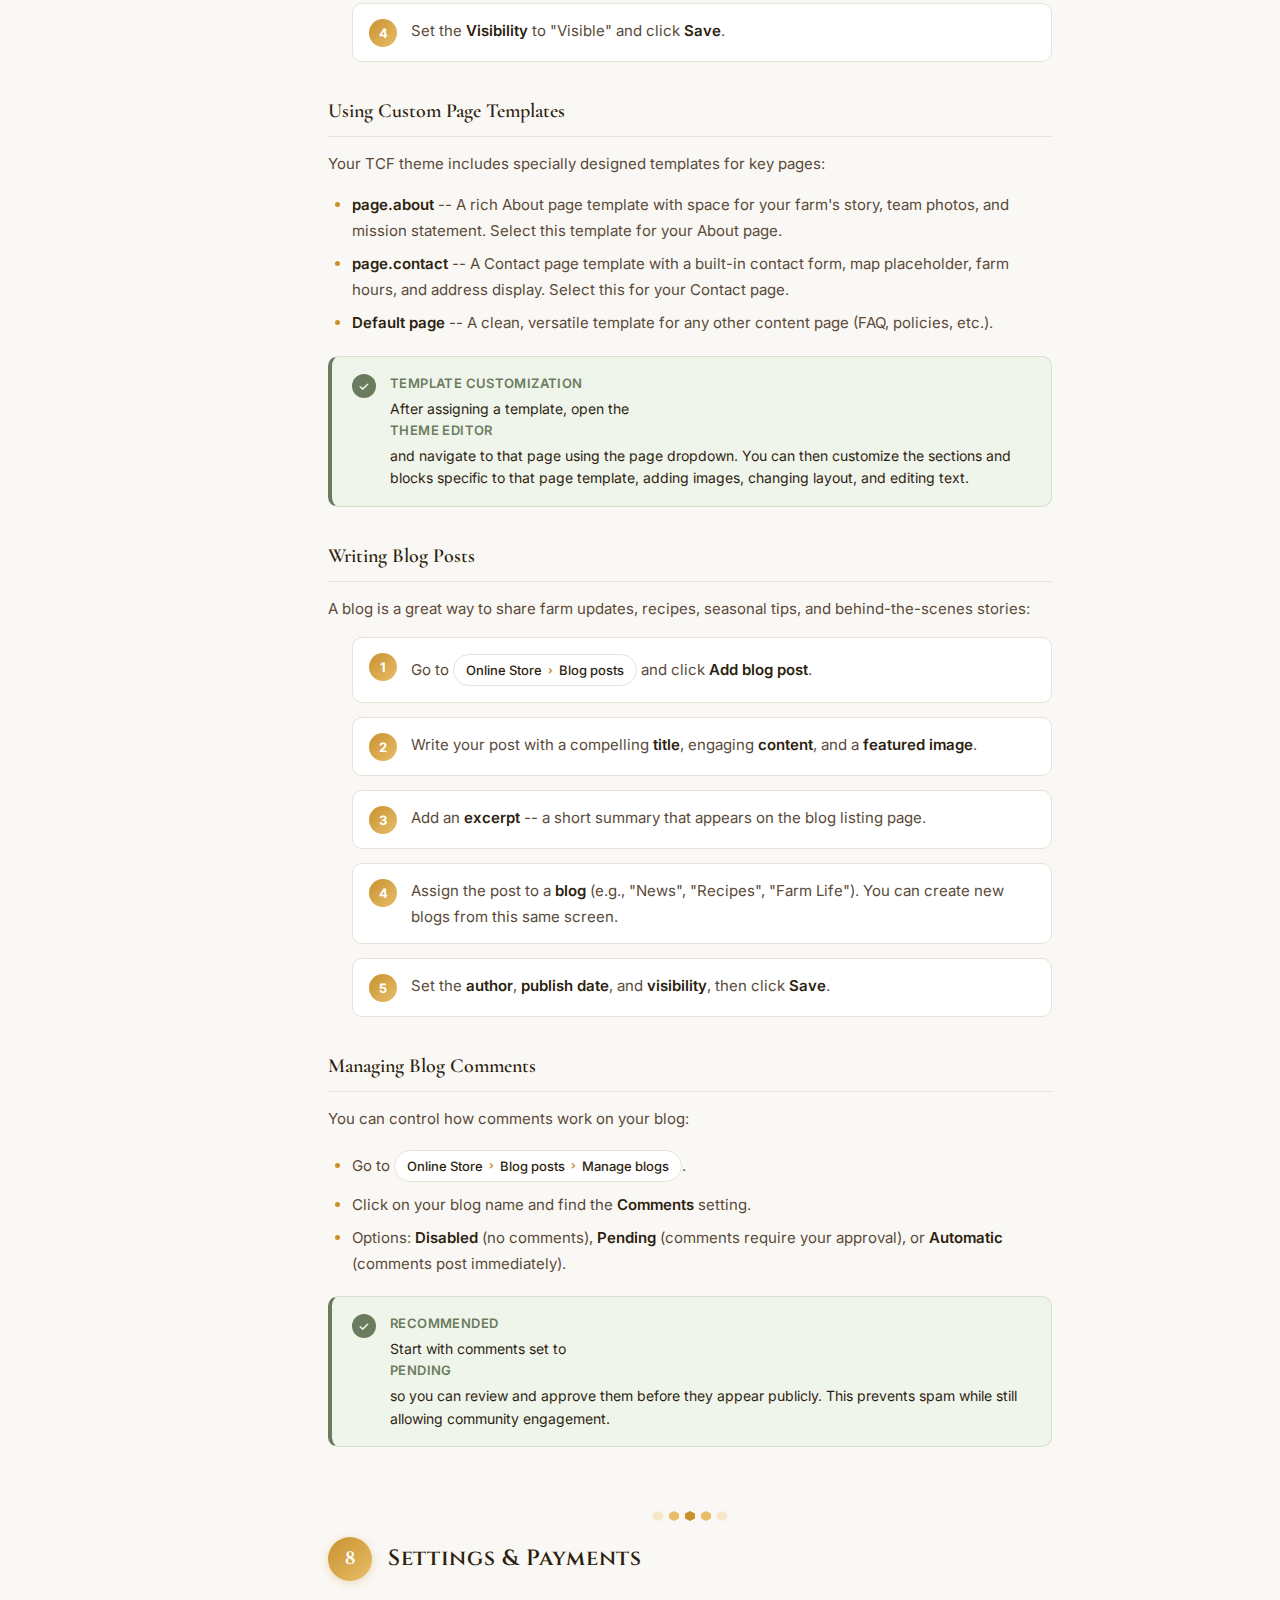
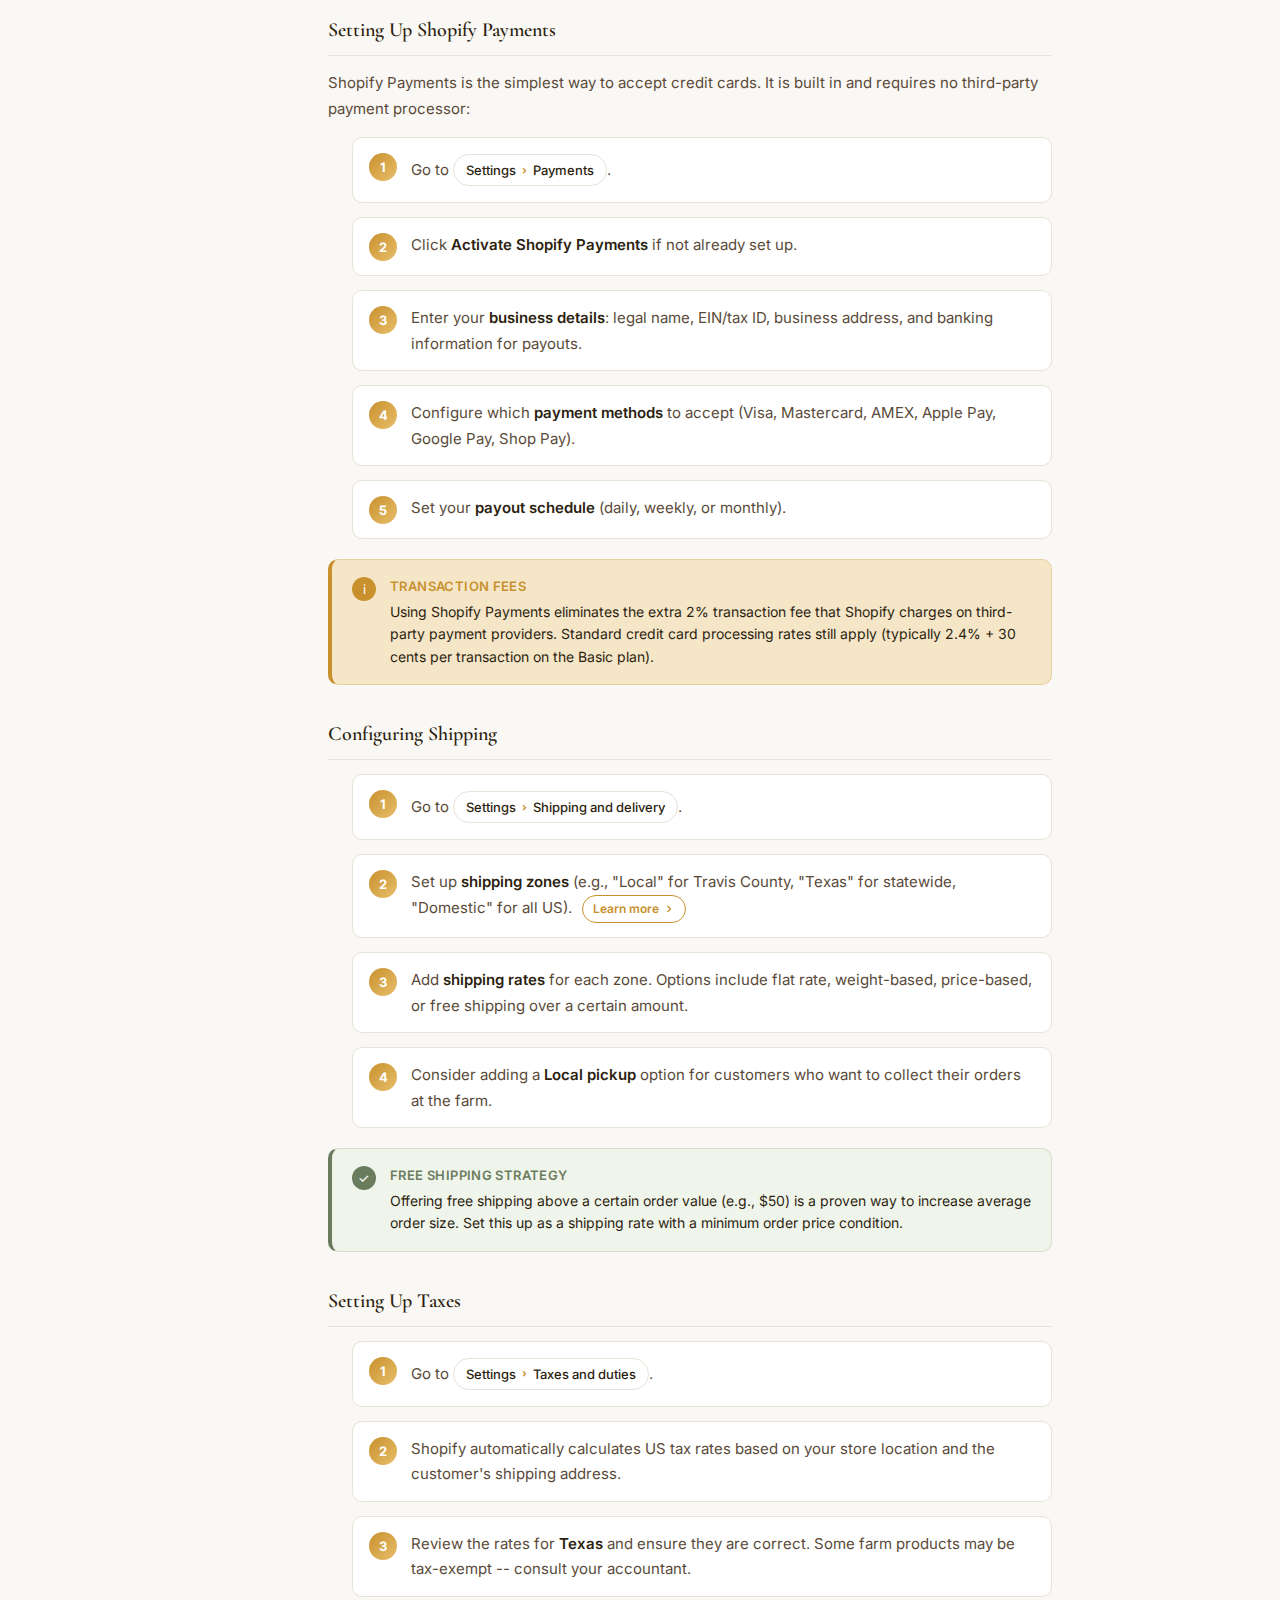
<file: playbook/guide.html>
<!DOCTYPE html>
<html lang="en">
<head>
  <meta charset="UTF-8">
  <meta name="viewport" content="width=device-width, initial-scale=1.0">
  <title>Travis County Farm - Shopify Store Setup Playbook</title>
  <link rel="preconnect" href="https://fonts.googleapis.com">
  <link rel="preconnect" href="https://fonts.gstatic.com" crossorigin>
  <link href="https://fonts.googleapis.com/css2?family=Cinzel:wght@400;500;600;700&family=Cormorant+Garamond:ital,wght@0,400;0,500;0,600;1,400;1,500&family=Inter:wght@300;400;500;600;700&display=swap" rel="stylesheet">
  <style>
    /* ===== CSS Custom Properties ===== */
    :root {
      --honey-gold: #c8912e;
      --honey-gold-light: #e8be6a;
      --honey-gold-pale: #f5e6c8;
      --farm-sage: #6b7c5e;
      --farm-sage-light: #8fa seventeen;
      --farm-sage-pale: #e8ede3;
      --terracotta: #b5684a;
      --terracotta-light: #d4927a;
      --terracotta-pale: #f2ddd4;
      --warm-cream: #faf8f4;
      --warm-cream-dark: #f0ece4;
      --text-primary: #2d1f10;
      --text-secondary: #5a4a3a;
      --text-muted: #8a7a6a;
      --white: #ffffff;
      --border-light: #e8e2d8;
      --shadow-sm: 0 1px 3px rgba(45, 31, 16, 0.08);
      --shadow-md: 0 4px 12px rgba(45, 31, 16, 0.1);
      --shadow-lg: 0 8px 24px rgba(45, 31, 16, 0.12);
      --radius-sm: 6px;
      --radius-md: 10px;
      --radius-lg: 16px;
      --font-display: 'Cinzel', serif;
      --font-accent: 'Cormorant Garamond', serif;
      --font-body: 'Inter', sans-serif;
      --sidebar-width: 280px;
    }

    /* ===== Reset & Base ===== */
    *, *::before, *::after {
      box-sizing: border-box;
      margin: 0;
      padding: 0;
    }

    html {
      scroll-behavior: smooth;
      scroll-padding-top: 24px;
    }

    body {
      font-family: var(--font-body);
      font-size: 15px;
      line-height: 1.7;
      color: var(--text-primary);
      background-color: var(--warm-cream);
      -webkit-font-smoothing: antialiased;
      -moz-osx-font-smoothing: grayscale;
    }

    /* ===== Layout ===== */
    .playbook-wrapper {
      display: flex;
      min-height: 100vh;
    }

    /* ===== Sidebar / Table of Contents ===== */
    .sidebar {
      position: fixed;
      top: 0;
      left: 0;
      width: var(--sidebar-width);
      height: 100vh;
      background: var(--white);
      border-right: 1px solid var(--border-light);
      overflow-y: auto;
      z-index: 100;
      display: flex;
      flex-direction: column;
      box-shadow: var(--shadow-sm);
    }

    .sidebar-header {
      padding: 28px 24px 20px;
      border-bottom: 1px solid var(--border-light);
      background: linear-gradient(135deg, var(--warm-cream) 0%, var(--white) 100%);
      flex-shrink: 0;
    }

    .sidebar-logo {
      display: flex;
      align-items: center;
      gap: 12px;
      margin-bottom: 12px;
    }

    .sidebar-logo svg {
      flex-shrink: 0;
    }

    .sidebar-logo-text {
      font-family: var(--font-display);
      font-size: 14px;
      font-weight: 600;
      color: var(--text-primary);
      letter-spacing: 0.05em;
      line-height: 1.3;
    }

    .sidebar-subtitle {
      font-family: var(--font-accent);
      font-size: 13px;
      font-style: italic;
      color: var(--text-muted);
      letter-spacing: 0.02em;
    }

    .toc-nav {
      padding: 16px 0;
      flex: 1;
      overflow-y: auto;
    }

    .toc-section-label {
      font-family: var(--font-body);
      font-size: 10px;
      font-weight: 700;
      letter-spacing: 0.12em;
      text-transform: uppercase;
      color: var(--text-muted);
      padding: 12px 24px 6px;
    }

    .toc-link {
      display: flex;
      align-items: center;
      gap: 10px;
      padding: 8px 24px;
      text-decoration: none;
      color: var(--text-secondary);
      font-size: 13px;
      font-weight: 400;
      transition: all 0.2s ease;
      border-left: 3px solid transparent;
    }

    .toc-link:hover {
      background: var(--warm-cream);
      color: var(--text-primary);
      border-left-color: var(--honey-gold-light);
    }

    .toc-link.active {
      background: var(--honey-gold-pale);
      color: var(--honey-gold);
      font-weight: 600;
      border-left-color: var(--honey-gold);
    }

    .toc-number {
      display: inline-flex;
      align-items: center;
      justify-content: center;
      width: 22px;
      height: 22px;
      border-radius: 50%;
      background: var(--warm-cream-dark);
      font-size: 11px;
      font-weight: 600;
      color: var(--text-muted);
      flex-shrink: 0;
      transition: all 0.2s ease;
    }

    .toc-link:hover .toc-number,
    .toc-link.active .toc-number {
      background: var(--honey-gold);
      color: var(--white);
    }

    .sidebar-footer {
      padding: 16px 24px;
      border-top: 1px solid var(--border-light);
      background: var(--warm-cream);
      flex-shrink: 0;
    }

    .sidebar-footer p {
      font-size: 11px;
      color: var(--text-muted);
      text-align: center;
      line-height: 1.5;
    }

    /* ===== Mobile Sidebar Toggle ===== */
    .sidebar-toggle {
      display: none;
      position: fixed;
      bottom: 24px;
      right: 24px;
      width: 52px;
      height: 52px;
      border-radius: 50%;
      background: var(--honey-gold);
      color: var(--white);
      border: none;
      cursor: pointer;
      z-index: 200;
      box-shadow: var(--shadow-lg);
      align-items: center;
      justify-content: center;
      transition: transform 0.2s ease;
    }

    .sidebar-toggle:hover {
      transform: scale(1.05);
    }

    .sidebar-toggle svg {
      width: 22px;
      height: 22px;
    }

    .sidebar-overlay {
      display: none;
      position: fixed;
      inset: 0;
      background: rgba(45, 31, 16, 0.4);
      z-index: 90;
      backdrop-filter: blur(2px);
    }

    /* ===== Main Content ===== */
    .main-content {
      margin-left: var(--sidebar-width);
      flex: 1;
      max-width: 820px;
      padding: 40px 48px 80px;
    }

    /* ===== Cover / Title ===== */
    .cover {
      text-align: center;
      padding: 48px 32px 56px;
      margin-bottom: 48px;
      background: linear-gradient(135deg, var(--white) 0%, var(--warm-cream) 50%, var(--honey-gold-pale) 100%);
      border-radius: var(--radius-lg);
      border: 1px solid var(--border-light);
      position: relative;
      overflow: hidden;
    }

    .cover::before {
      content: '';
      position: absolute;
      top: 0;
      left: 0;
      right: 0;
      height: 4px;
      background: linear-gradient(90deg, var(--honey-gold), var(--farm-sage), var(--terracotta), var(--honey-gold));
    }

    .cover-icon {
      margin-bottom: 20px;
    }

    .cover h1 {
      font-family: var(--font-display);
      font-size: 28px;
      font-weight: 600;
      color: var(--text-primary);
      letter-spacing: 0.06em;
      margin-bottom: 8px;
    }

    .cover-tagline {
      font-family: var(--font-accent);
      font-size: 20px;
      font-style: italic;
      color: var(--honey-gold);
      margin-bottom: 20px;
    }

    .cover-meta {
      display: flex;
      justify-content: center;
      gap: 24px;
      flex-wrap: wrap;
    }

    .cover-meta-item {
      font-size: 12px;
      color: var(--text-muted);
      display: flex;
      align-items: center;
      gap: 6px;
    }

    .cover-meta-item svg {
      width: 14px;
      height: 14px;
      opacity: 0.6;
    }

    /* ===== Section Styles ===== */
    .section {
      margin-bottom: 56px;
      scroll-margin-top: 24px;
    }

    .section-divider {
      display: flex;
      align-items: center;
      gap: 16px;
      margin-bottom: 32px;
    }

    .section-divider::before,
    .section-divider::after {
      content: '';
      flex: 1;
      height: 1px;
      background: var(--border-light);
    }

    .section-divider-icon {
      display: flex;
      gap: 4px;
    }

    .honeycomb-dot {
      width: 8px;
      height: 8px;
      background: var(--honey-gold-light);
      clip-path: polygon(50% 0%, 100% 25%, 100% 75%, 50% 100%, 0% 75%, 0% 25%);
    }

    .honeycomb-dot:nth-child(2) {
      background: var(--honey-gold);
    }

    .section-header {
      display: flex;
      align-items: center;
      gap: 16px;
      margin-bottom: 24px;
    }

    .section-number {
      display: inline-flex;
      align-items: center;
      justify-content: center;
      width: 44px;
      height: 44px;
      border-radius: 50%;
      background: linear-gradient(135deg, var(--honey-gold), var(--honey-gold-light));
      color: var(--white);
      font-family: var(--font-display);
      font-size: 18px;
      font-weight: 600;
      flex-shrink: 0;
      box-shadow: 0 2px 8px rgba(200, 145, 46, 0.3);
    }

    .section-title {
      font-family: var(--font-display);
      font-size: 22px;
      font-weight: 600;
      color: var(--text-primary);
      letter-spacing: 0.03em;
    }

    /* ===== Content Typography ===== */
    .content p {
      margin-bottom: 16px;
      color: var(--text-secondary);
    }

    .content h3 {
      font-family: var(--font-accent);
      font-size: 20px;
      font-weight: 600;
      color: var(--text-primary);
      margin: 32px 0 14px;
      padding-bottom: 8px;
      border-bottom: 1px solid var(--border-light);
    }

    .content h4 {
      font-family: var(--font-body);
      font-size: 15px;
      font-weight: 600;
      color: var(--text-primary);
      margin: 24px 0 10px;
    }

    .content ul, .content ol {
      margin-bottom: 16px;
      padding-left: 24px;
    }

    .content li {
      margin-bottom: 8px;
      color: var(--text-secondary);
    }

    .content li::marker {
      color: var(--honey-gold);
    }

    .content strong {
      color: var(--text-primary);
      font-weight: 600;
    }

    /* ===== Inline Code ===== */
    code {
      font-family: 'SF Mono', 'Fira Code', 'Cascadia Code', monospace;
      font-size: 13px;
      background: var(--honey-gold-pale);
      color: var(--terracotta);
      padding: 2px 8px;
      border-radius: 4px;
      border: 1px solid rgba(200, 145, 46, 0.2);
      white-space: nowrap;
    }

    /* ===== Step Lists ===== */
    .steps {
      list-style: none;
      padding: 0;
      counter-reset: step-counter;
      margin-bottom: 20px;
    }

    .steps li {
      counter-increment: step-counter;
      display: flex;
      gap: 14px;
      margin-bottom: 14px;
      padding: 14px 16px;
      background: var(--white);
      border-radius: var(--radius-md);
      border: 1px solid var(--border-light);
      transition: box-shadow 0.2s ease;
    }

    .steps li:hover {
      box-shadow: var(--shadow-sm);
    }

    .steps li::before {
      content: counter(step-counter);
      display: inline-flex;
      align-items: center;
      justify-content: center;
      min-width: 28px;
      height: 28px;
      border-radius: 50%;
      background: linear-gradient(135deg, var(--honey-gold), var(--honey-gold-light));
      color: var(--white);
      font-size: 13px;
      font-weight: 700;
      flex-shrink: 0;
      margin-top: 1px;
    }

    .steps li .step-content {
      flex: 1;
    }

    /* ===== Callout Boxes ===== */
    .callout {
      padding: 16px 20px;
      border-radius: var(--radius-md);
      margin: 20px 0;
      display: flex;
      gap: 14px;
      align-items: flex-start;
    }

    .callout-icon {
      flex-shrink: 0;
      width: 24px;
      height: 24px;
      display: flex;
      align-items: center;
      justify-content: center;
      border-radius: 50%;
      font-size: 13px;
      margin-top: 1px;
    }

    .callout-content {
      flex: 1;
      font-size: 14px;
      line-height: 1.6;
    }

    .callout-content strong {
      display: block;
      margin-bottom: 4px;
      font-size: 13px;
      letter-spacing: 0.03em;
      text-transform: uppercase;
    }

    .callout-tip {
      background: #f0f5eb;
      border: 1px solid #d4e0ca;
      border-left: 4px solid var(--farm-sage);
    }

    .callout-tip .callout-icon {
      background: var(--farm-sage);
      color: var(--white);
    }

    .callout-tip strong {
      color: var(--farm-sage);
    }

    .callout-warning {
      background: #fdf5ec;
      border: 1px solid #f0dcc5;
      border-left: 4px solid var(--terracotta);
    }

    .callout-warning .callout-icon {
      background: var(--terracotta);
      color: var(--white);
    }

    .callout-warning strong {
      color: var(--terracotta);
    }

    .callout-info {
      background: var(--honey-gold-pale);
      border: 1px solid rgba(200, 145, 46, 0.25);
      border-left: 4px solid var(--honey-gold);
    }

    .callout-info .callout-icon {
      background: var(--honey-gold);
      color: var(--white);
    }

    .callout-info strong {
      color: var(--honey-gold);
    }

    /* ===== Navigation Paths ===== */
    .nav-path {
      display: inline-flex;
      align-items: center;
      gap: 6px;
      padding: 4px 12px;
      background: var(--white);
      border: 1px solid var(--border-light);
      border-radius: 20px;
      font-size: 13px;
      font-weight: 500;
      color: var(--text-primary);
      white-space: nowrap;
      margin: 2px 0;
    }

    .nav-path .nav-arrow {
      color: var(--honey-gold);
      font-weight: 700;
      font-size: 11px;
    }

    /* ===== Tag Badges ===== */
    .tag-list {
      list-style: none;
      padding: 0;
      margin: 16px 0;
    }

    .tag-list li {
      display: flex;
      align-items: flex-start;
      gap: 12px;
      margin-bottom: 12px;
      padding: 12px 16px;
      background: var(--white);
      border-radius: var(--radius-md);
      border: 1px solid var(--border-light);
    }

    .tag-badge {
      display: inline-flex;
      align-items: center;
      padding: 4px 12px;
      border-radius: 20px;
      font-size: 12px;
      font-weight: 600;
      font-family: 'SF Mono', 'Fira Code', monospace;
      flex-shrink: 0;
      white-space: nowrap;
    }

    .tag-badge.coming-soon {
      background: #f0f5eb;
      color: var(--farm-sage);
      border: 1px solid #c5d4b8;
    }

    .tag-badge.flagship {
      background: var(--honey-gold-pale);
      color: var(--honey-gold);
      border: 1px solid rgba(200, 145, 46, 0.3);
    }

    .tag-badge.trending {
      background: var(--terracotta-pale);
      color: var(--terracotta);
      border: 1px solid rgba(181, 104, 74, 0.3);
    }

    .tag-badge.new-tag {
      background: #e8ede3;
      color: #4a5d3e;
      border: 1px solid #b5c7a8;
    }

    .tag-desc {
      font-size: 14px;
      color: var(--text-secondary);
      line-height: 1.6;
    }

    /* ===== Product Types Table ===== */
    .product-types {
      display: grid;
      grid-template-columns: repeat(auto-fill, minmax(140px, 1fr));
      gap: 10px;
      margin: 16px 0;
    }

    .product-type {
      padding: 10px 16px;
      background: var(--white);
      border: 1px solid var(--border-light);
      border-radius: var(--radius-sm);
      text-align: center;
      font-weight: 500;
      font-size: 14px;
      color: var(--text-primary);
      transition: all 0.2s ease;
    }

    .product-type:hover {
      border-color: var(--honey-gold);
      box-shadow: var(--shadow-sm);
    }

    /* ===== FAQ Section ===== */
    .faq-item {
      margin-bottom: 16px;
      border: 1px solid var(--border-light);
      border-radius: var(--radius-md);
      overflow: hidden;
      background: var(--white);
    }

    .faq-question {
      padding: 16px 20px;
      font-weight: 600;
      font-size: 14px;
      color: var(--text-primary);
      background: var(--warm-cream);
      display: flex;
      align-items: center;
      gap: 10px;
      cursor: default;
    }

    .faq-question .q-mark {
      display: inline-flex;
      align-items: center;
      justify-content: center;
      width: 24px;
      height: 24px;
      border-radius: 50%;
      background: var(--honey-gold);
      color: var(--white);
      font-family: var(--font-display);
      font-size: 13px;
      font-weight: 700;
      flex-shrink: 0;
    }

    .faq-answer {
      padding: 14px 20px 14px 54px;
      font-size: 14px;
      color: var(--text-secondary);
      line-height: 1.7;
      border-top: 1px solid var(--border-light);
    }

    .faq-answer code {
      font-size: 12px;
    }

    /* ===== Keyboard Shortcut Style ===== */
    kbd {
      display: inline-block;
      padding: 2px 7px;
      font-family: var(--font-body);
      font-size: 12px;
      color: var(--text-primary);
      background: var(--white);
      border: 1px solid var(--border-light);
      border-bottom-width: 2px;
      border-radius: 4px;
      box-shadow: 0 1px 0 rgba(0,0,0,0.05);
    }

    /* ===== Section Honeycomb Divider Pattern ===== */
    .honeycomb-divider {
      display: flex;
      align-items: center;
      justify-content: center;
      gap: 6px;
      padding: 8px 0;
      margin: 0 0 8px;
    }

    .hex {
      width: 10px;
      height: 10px;
      clip-path: polygon(50% 0%, 100% 25%, 100% 75%, 50% 100%, 0% 75%, 0% 25%);
    }

    .hex-1 { background: var(--honey-gold-pale); }
    .hex-2 { background: var(--honey-gold-light); }
    .hex-3 { background: var(--honey-gold); }
    .hex-4 { background: var(--honey-gold-light); }
    .hex-5 { background: var(--honey-gold-pale); }

    /* ===== Responsive Design ===== */
    @media (max-width: 1024px) {
      .main-content {
        max-width: none;
        padding: 32px 32px 80px;
      }
    }

    @media (max-width: 768px) {
      .sidebar {
        transform: translateX(-100%);
        transition: transform 0.3s ease;
        box-shadow: var(--shadow-lg);
      }

      .sidebar.open {
        transform: translateX(0);
      }

      .sidebar-overlay.open {
        display: block;
      }

      .sidebar-toggle {
        display: flex;
      }

      .main-content {
        margin-left: 0;
        padding: 24px 20px 100px;
      }

      .cover {
        padding: 32px 20px 40px;
      }

      .cover h1 {
        font-size: 22px;
      }

      .cover-tagline {
        font-size: 17px;
      }

      .section-header {
        gap: 12px;
      }

      .section-number {
        width: 38px;
        height: 38px;
        font-size: 16px;
      }

      .section-title {
        font-size: 19px;
      }

      .cover-meta {
        flex-direction: column;
        align-items: center;
        gap: 8px;
      }

      .product-types {
        grid-template-columns: repeat(2, 1fr);
      }

      .nav-path {
        font-size: 12px;
      }
    }

    /* ===== Print Styles ===== */
    @media print {
      body {
        background: white;
        font-size: 12px;
        color: #000;
      }

      .sidebar,
      .sidebar-toggle,
      .sidebar-overlay {
        display: none !important;
      }

      .main-content {
        margin-left: 0;
        padding: 0;
        max-width: none;
      }

      .playbook-wrapper {
        display: block;
      }

      .cover {
        border: 2px solid #ccc;
        page-break-after: always;
      }

      .cover::before {
        display: none;
      }

      .section {
        page-break-inside: avoid;
      }

      .section-divider {
        border-top: 1px solid #ccc;
        padding-top: 16px;
      }

      .steps li,
      .callout,
      .faq-item,
      .tag-list li {
        break-inside: avoid;
        border-color: #ccc;
      }

      .callout-tip {
        border-left-color: #666;
        background: #f5f5f5;
      }

      .callout-warning {
        border-left-color: #999;
        background: #f9f9f9;
      }

      .callout-info {
        border-left-color: #888;
        background: #fafafa;
      }

      .section-number {
        background: #666 !important;
        -webkit-print-color-adjust: exact;
        print-color-adjust: exact;
      }

      .steps li::before {
        background: #888 !important;
        -webkit-print-color-adjust: exact;
        print-color-adjust: exact;
      }

      code {
        border-color: #ccc;
        background: #f0f0f0;
      }

      a {
        color: inherit;
        text-decoration: underline;
      }

      .honeycomb-divider,
      .section-divider-icon {
        display: none;
      }

      h3 {
        page-break-after: avoid;
      }
    }

    /* ===== Scrollbar Styling ===== */
    .sidebar::-webkit-scrollbar,
    .toc-nav::-webkit-scrollbar {
      width: 4px;
    }

    .sidebar::-webkit-scrollbar-track,
    .toc-nav::-webkit-scrollbar-track {
      background: transparent;
    }

    .sidebar::-webkit-scrollbar-thumb,
    .toc-nav::-webkit-scrollbar-thumb {
      background: var(--border-light);
      border-radius: 4px;
    }

    .sidebar::-webkit-scrollbar-thumb:hover,
    .toc-nav::-webkit-scrollbar-thumb:hover {
      background: var(--honey-gold-light);
    }

    /* ===== Selection Color ===== */
    ::selection {
      background: var(--honey-gold-pale);
      color: var(--text-primary);
    }

    /* ===== Learn More Links ===== */
    .learn-more {
      display: inline-flex;
      align-items: center;
      gap: 4px;
      font-size: 12px;
      font-weight: 600;
      color: var(--honey-gold);
      text-decoration: none;
      padding: 3px 10px;
      border: 1px solid var(--honey-gold);
      border-radius: 20px;
      margin-left: 6px;
      vertical-align: middle;
      transition: background 0.2s, color 0.2s;
      white-space: nowrap;
    }
    .learn-more:hover {
      background: var(--honey-gold);
      color: #fff;
    }
    .learn-more svg {
      width: 12px;
      height: 12px;
    }
  </style>
</head>
<body>
  <div class="playbook-wrapper">

    <!-- ===== Sidebar / Table of Contents ===== -->
    <aside class="sidebar" id="sidebar">
      <div class="sidebar-header">
        <div class="sidebar-logo">
          <!-- TCF Honeycomb Icon -->
          <svg width="36" height="40" viewBox="0 0 36 40" fill="none" xmlns="http://www.w3.org/2000/svg">
            <path d="M18 0L34.5 9.5V28.5L18 38L1.5 28.5V9.5L18 0Z" fill="#c8912e" opacity="0.15"/>
            <path d="M18 4L30.5 11.2V25.8L18 33L5.5 25.8V11.2L18 4Z" fill="#c8912e" opacity="0.3"/>
            <path d="M18 8L26.5 13V24L18 29L9.5 24V13L18 8Z" fill="#c8912e" opacity="0.5"/>
            <path d="M18 12L22.5 14.8V22.2L18 25L13.5 22.2V14.8L18 12Z" fill="#c8912e"/>
            <circle cx="18" cy="18.5" r="3" fill="#faf8f4"/>
          </svg>
          <div>
            <div class="sidebar-logo-text">Travis County Farm</div>
            <div class="sidebar-subtitle">Shopify Playbook</div>
          </div>
        </div>
      </div>

      <nav class="toc-nav" id="tocNav">
        <div class="toc-section-label">Getting Started</div>
        <a href="#welcome" class="toc-link active">
          <span class="toc-number">1</span>
          Welcome & Overview
        </a>
        <a href="#getting-started" class="toc-link">
          <span class="toc-number">2</span>
          Getting Started
        </a>

        <div class="toc-section-label">Store Management</div>
        <a href="#products" class="toc-link">
          <span class="toc-number">3</span>
          Managing Products
        </a>
        <a href="#customizing" class="toc-link">
          <span class="toc-number">4</span>
          Customizing Your Store
        </a>
        <a href="#orders" class="toc-link">
          <span class="toc-number">5</span>
          Orders & Fulfillment
        </a>

        <div class="toc-section-label">Communication</div>
        <a href="#email" class="toc-link">
          <span class="toc-number">6</span>
          Email & Customers
        </a>
        <a href="#pages" class="toc-link">
          <span class="toc-number">7</span>
          Pages & Blog
        </a>

        <div class="toc-section-label">Configuration</div>
        <a href="#settings" class="toc-link">
          <span class="toc-number">8</span>
          Settings & Payments
        </a>
        <a href="#faq" class="toc-link">
          <span class="toc-number">9</span>
          FAQ & Troubleshooting
        </a>
      </nav>

      <div class="sidebar-footer">
        <p>Travis County Farm<br>Shopify Setup Playbook v1.0</p>
      </div>
    </aside>

    <!-- Mobile sidebar overlay -->
    <div class="sidebar-overlay" id="sidebarOverlay" onclick="toggleSidebar()"></div>

    <!-- Mobile toggle button -->
    <button class="sidebar-toggle" id="sidebarToggle" onclick="toggleSidebar()" aria-label="Toggle table of contents">
      <svg viewBox="0 0 24 24" fill="none" stroke="currentColor" stroke-width="2" stroke-linecap="round">
        <line x1="3" y1="6" x2="21" y2="6"/>
        <line x1="3" y1="12" x2="21" y2="12"/>
        <line x1="3" y1="18" x2="21" y2="18"/>
      </svg>
    </button>

    <!-- ===== Main Content ===== -->
    <main class="main-content">

      <!-- Cover -->
      <header class="cover">
        <div class="cover-icon">
          <svg width="56" height="62" viewBox="0 0 36 40" fill="none" xmlns="http://www.w3.org/2000/svg">
            <path d="M18 0L34.5 9.5V28.5L18 38L1.5 28.5V9.5L18 0Z" fill="#c8912e" opacity="0.12"/>
            <path d="M18 4L30.5 11.2V25.8L18 33L5.5 25.8V11.2L18 4Z" fill="#c8912e" opacity="0.25"/>
            <path d="M18 8L26.5 13V24L18 29L9.5 24V13L18 8Z" fill="#c8912e" opacity="0.45"/>
            <path d="M18 12L22.5 14.8V22.2L18 25L13.5 22.2V14.8L18 12Z" fill="#c8912e"/>
            <circle cx="18" cy="18.5" r="3" fill="#faf8f4"/>
          </svg>
        </div>
        <h1>TRAVIS COUNTY FARM</h1>
        <p class="cover-tagline">Shopify Store Setup Playbook</p>
        <div class="cover-meta">
          <span class="cover-meta-item">
            <svg viewBox="0 0 24 24" fill="none" stroke="currentColor" stroke-width="2"><rect x="3" y="4" width="18" height="18" rx="2" ry="2"/><line x1="16" y1="2" x2="16" y2="6"/><line x1="8" y1="2" x2="8" y2="6"/><line x1="3" y1="10" x2="21" y2="10"/></svg>
            Version 1.0
          </span>
          <span class="cover-meta-item">
            <svg viewBox="0 0 24 24" fill="none" stroke="currentColor" stroke-width="2"><path d="M12 20h9"/><path d="M16.5 3.5a2.121 2.121 0 013 3L7 19l-4 1 1-4L16.5 3.5z"/></svg>
            In-Person Setup Guide
          </span>
          <span class="cover-meta-item">
            <svg viewBox="0 0 24 24" fill="none" stroke="currentColor" stroke-width="2"><circle cx="12" cy="12" r="10"/><polyline points="12 6 12 12 16 14"/></svg>
            ~45 min read
          </span>
        </div>
      </header>


      <!-- ========================================= -->
      <!-- SECTION 1: Welcome & Overview             -->
      <!-- ========================================= -->
      <section class="section" id="welcome">
        <div class="honeycomb-divider">
          <div class="hex hex-1"></div>
          <div class="hex hex-2"></div>
          <div class="hex hex-3"></div>
          <div class="hex hex-4"></div>
          <div class="hex hex-5"></div>
        </div>
        <div class="section-header">
          <span class="section-number">1</span>
          <h2 class="section-title">Welcome & Overview</h2>
        </div>
        <div class="content">
          <p>Welcome to your Travis County Farm Shopify store. This playbook will walk you through everything you need to know to manage your online presence -- from adding products and processing orders to customizing your storefront and engaging with customers.</p>

          <h3>What Is Shopify?</h3>
          <p>Shopify is a complete e-commerce platform that handles your online store, payment processing, shipping, and inventory all in one place. Think of it as your digital farm stand -- it is always open, always accepting orders, and always keeping track of your stock.</p>
          <p>Your TCF store uses a <strong>custom-built theme</strong> designed to reflect the warmth and authenticity of your brand. The farmhouse-meets-apothecary aesthetic carries through every page, from product cards to the checkout experience.</p>

          <h3>Understanding Shopify 2.0</h3>
          <p>Your theme is built on <strong>Shopify 2.0</strong>, which introduces a powerful concept: <strong>sections and blocks</strong>.</p>
          <ul>
            <li><strong>Sections</strong> are the big building blocks of each page -- a hero banner, a product grid, a newsletter signup. You can add, remove, and reorder them. <a href="glossary.html#sections" target="_top" class="learn-more">Learn more<svg viewBox="0 0 24 24" fill="none" stroke="currentColor" stroke-width="2.5"><polyline points="9 18 15 12 9 6"/></svg></a></li>
            <li><strong>Blocks</strong> are the smaller pieces inside a section -- a single statistic in the hero, an icon in the about section, a menu item in the footer. <a href="glossary.html#blocks" target="_top" class="learn-more">Learn more<svg viewBox="0 0 24 24" fill="none" stroke="currentColor" stroke-width="2.5"><polyline points="9 18 15 12 9 6"/></svg></a></li>
          </ul>
          <p>This means you can customize every page of your store visually, without touching any code.</p>

          <h3>Theme Editor vs. Admin</h3>
          <div class="callout callout-info">
            <span class="callout-icon">i</span>
            <div class="callout-content">
              <strong>Key Distinction</strong>
              There are two main areas you will work in. The <strong>Admin</strong> is where you manage products, orders, customers, and settings. The <strong>Theme Editor</strong> is where you customize how your store looks -- layout, colors, text, and images. You will use both regularly.
            </div>
          </div>
          <ul>
            <li><strong>Admin</strong> (yourstore.myshopify.com/admin) -- Your operational headquarters. Add products, process orders, view analytics, configure settings. <a href="glossary.html#admin" target="_top" class="learn-more">Learn more<svg viewBox="0 0 24 24" fill="none" stroke="currentColor" stroke-width="2.5"><polyline points="9 18 15 12 9 6"/></svg></a></li>
            <li><strong>Theme Editor</strong> (Online Store &gt; Themes &gt; Customize) -- Your design studio. Drag sections, edit text, adjust colors, preview changes before publishing. <a href="glossary.html#theme-editor" target="_top" class="learn-more">Learn more<svg viewBox="0 0 24 24" fill="none" stroke="currentColor" stroke-width="2.5"><polyline points="9 18 15 12 9 6"/></svg></a></li>
          </ul>
        </div>
      </section>


      <!-- ========================================= -->
      <!-- SECTION 2: Getting Started                -->
      <!-- ========================================= -->
      <section class="section" id="getting-started">
        <div class="honeycomb-divider">
          <div class="hex hex-1"></div>
          <div class="hex hex-2"></div>
          <div class="hex hex-3"></div>
          <div class="hex hex-4"></div>
          <div class="hex hex-5"></div>
        </div>
        <div class="section-header">
          <span class="section-number">2</span>
          <h2 class="section-title">Getting Started</h2>
        </div>
        <div class="content">

          <h3>Logging In</h3>
          <ol class="steps">
            <li>
              <div class="step-content">
                Open your browser and go to <strong>yourstore.myshopify.com/admin</strong> (replace "yourstore" with your actual Shopify store name).
              </div>
            </li>
            <li>
              <div class="step-content">
                Enter the <strong>email address</strong> associated with your Shopify account.
              </div>
            </li>
            <li>
              <div class="step-content">
                Enter your <strong>password</strong>. If you have two-factor authentication enabled, you will also need your authentication code.
              </div>
            </li>
            <li>
              <div class="step-content">
                You will land on the <strong>Admin Dashboard</strong> -- your home base for everything.
              </div>
            </li>
          </ol>

          <div class="callout callout-tip">
            <span class="callout-icon">&#10003;</span>
            <div class="callout-content">
              <strong>Tip</strong>
              Bookmark your admin URL for quick access. You can also download the <strong>Shopify mobile app</strong> (iOS/Android) to manage orders and view sales on the go.
            </div>
          </div>

          <h3>Navigating the Admin Dashboard</h3>
          <p>The admin dashboard has a <strong>left sidebar menu</strong> with all the major sections you will need:</p>
          <ul>
            <li><strong>Home</strong> -- Dashboard overview with recent activity, sales stats, and quick actions</li>
            <li><strong>Orders</strong> -- All incoming orders, fulfillment status, and order history <a href="glossary.html#fulfillment" target="_top" class="learn-more">What is fulfillment?<svg viewBox="0 0 24 24" fill="none" stroke="currentColor" stroke-width="2.5"><polyline points="9 18 15 12 9 6"/></svg></a></li>
            <li><strong>Products</strong> -- Your product catalog, inventory, collections, and gift cards <a href="glossary.html#collections" target="_top" class="learn-more">What are collections?<svg viewBox="0 0 24 24" fill="none" stroke="currentColor" stroke-width="2.5"><polyline points="9 18 15 12 9 6"/></svg></a></li>
            <li><strong>Customers</strong> -- Customer accounts, newsletter subscribers, and contact info</li>
            <li><strong>Content</strong> -- Blog posts, pages, and other content management</li>
            <li><strong>Analytics</strong> -- Sales reports, traffic data, and business insights</li>
            <li><strong>Marketing</strong> -- Campaigns, automations, and Shopify Email</li>
            <li><strong>Discounts</strong> -- Discount codes and automatic discounts</li>
            <li><strong>Online Store</strong> -- Theme customization, navigation, domains, and preferences</li>
            <li><strong>Settings</strong> -- Store details, payments, shipping, taxes, and more</li>
          </ul>

          <div class="callout callout-info">
            <span class="callout-icon">i</span>
            <div class="callout-content">
              <strong>Quick Navigation</strong>
              Press <kbd>/</kbd> anywhere in the admin to open the <strong>search bar</strong>. Type what you are looking for -- a product name, a setting, an order number -- and Shopify will find it instantly.
            </div>
          </div>
        </div>
      </section>


      <!-- ========================================= -->
      <!-- SECTION 3: Managing Products              -->
      <!-- ========================================= -->
      <section class="section" id="products">
        <div class="honeycomb-divider">
          <div class="hex hex-1"></div>
          <div class="hex hex-2"></div>
          <div class="hex hex-3"></div>
          <div class="hex hex-4"></div>
          <div class="hex hex-5"></div>
        </div>
        <div class="section-header">
          <span class="section-number">3</span>
          <h2 class="section-title">Managing Products</h2>
        </div>
        <div class="content">

          <h3>Adding a New Product</h3>
          <p>Navigate to <span class="nav-path">Products <span class="nav-arrow">&rsaquo;</span> Add product</span> and fill out the following fields:</p>

          <ol class="steps">
            <li>
              <div class="step-content">
                <strong>Title</strong> -- The product name customers will see. Keep it clear and descriptive (e.g., "Wildflower Raw Honey - 16oz").
              </div>
            </li>
            <li>
              <div class="step-content">
                <strong>Description</strong> -- Write a compelling product description. Include ingredients, benefits, usage instructions, and the story behind the product. This text supports basic formatting (bold, lists, links).
              </div>
            </li>
            <li>
              <div class="step-content">
                <strong>Media</strong> -- Upload product images. Use high-quality photos with consistent lighting. Square images (1:1 ratio) work best. The first image will be the main product photo shown on collection pages.
              </div>
            </li>
            <li>
              <div class="step-content">
                <strong>Price</strong> -- Set the current selling price. If you want to show a sale badge, also set the <strong>Compare at price</strong> (see below).
              </div>
            </li>
            <li>
              <div class="step-content">
                <strong>Product type</strong> -- Select from the TCF product types (Honey, Beeswax, Herbal, Skincare, Wellness). This helps with organization and filtering. <a href="glossary.html#product-type" target="_top" class="learn-more">Learn more<svg viewBox="0 0 24 24" fill="none" stroke="currentColor" stroke-width="2.5"><polyline points="9 18 15 12 9 6"/></svg></a>
              </div>
            </li>
            <li>
              <div class="step-content">
                <strong>Tags</strong> -- Add relevant tags for badges, filtering, and features (see the tag reference below). <a href="glossary.html#tags" target="_top" class="learn-more">Learn more<svg viewBox="0 0 24 24" fill="none" stroke="currentColor" stroke-width="2.5"><polyline points="9 18 15 12 9 6"/></svg></a>
              </div>
            </li>
            <li>
              <div class="step-content">
                <strong>Status</strong> -- Set to "Active" when ready to sell, or "Draft" while still working on the listing.
              </div>
            </li>
            <li>
              <div class="step-content">
                Click <strong>Save</strong> to publish your product.
              </div>
            </li>
          </ol>

          <h3>Product Images</h3>
          <p>Upload real product photos whenever possible. If a product does not yet have photography, the TCF theme includes <strong>SVG illustration fallbacks</strong> that display a beautiful hand-drawn style illustration in place of a photo. These are built into the theme and appear automatically when no product image is set.</p>

          <div class="callout callout-tip">
            <span class="callout-icon">&#10003;</span>
            <div class="callout-content">
              <strong>Image Best Practices</strong>
              Use square images (2048x2048px recommended). Keep file sizes under 2MB. Use natural lighting when possible. Show the product clearly against a clean background. Multiple angles help customers make decisions.
            </div>
          </div>

          <h3>Setting Prices & Sale Badges</h3>
          <p>Every product has two price fields:</p>
          <ul>
            <li><strong>Price</strong> -- The actual selling price your customer pays.</li>
            <li><strong>Compare at price</strong> -- The original/regular price. When this is set <em>higher</em> than the Price, the theme automatically shows a <strong>Sale badge</strong> and displays the discount. <a href="glossary.html#compare-at-price" target="_top" class="learn-more">Learn more<svg viewBox="0 0 24 24" fill="none" stroke="currentColor" stroke-width="2.5"><polyline points="9 18 15 12 9 6"/></svg></a></li>
          </ul>
          <p>For example: Set Price to <strong>$18.00</strong> and Compare at price to <strong>$24.00</strong>. The product card will show "Sale" with the original price crossed out.</p>

          <h3>Product Tags for Special Features</h3>
          <p>Your TCF theme uses specific tags to control badges and product behavior. Add these tags in the Tags field when editing a product:</p>

          <ul class="tag-list">
            <li>
              <span class="tag-badge coming-soon">coming-soon</span>
              <span class="tag-desc">Marks the product as "Coming Soon." The Add to Cart button is replaced with a Coming Soon notice. Use this for products you want to showcase before they are available for purchase.</span>
            </li>
            <li>
              <span class="tag-badge flagship">flagship</span>
              <span class="tag-desc">Displays a golden <strong>Flagship</strong> badge on the product card. Use this for your signature products -- the ones that define the TCF brand.</span>
            </li>
            <li>
              <span class="tag-badge trending">trending</span>
              <span class="tag-desc">Displays a <strong>Trending</strong> badge on the product card. Use this for best-sellers or products experiencing high demand.</span>
            </li>
            <li>
              <span class="tag-badge new-tag">new</span>
              <span class="tag-desc">Displays a <strong>New</strong> badge on the product card. Use this for recently launched products to draw attention.</span>
            </li>
          </ul>

          <div class="callout callout-warning">
            <span class="callout-icon">!</span>
            <div class="callout-content">
              <strong>Important</strong>
              Tags are case-sensitive. Always use lowercase: <code>coming-soon</code>, <code>flagship</code>, <code>trending</code>, <code>new</code>. Capitalized versions like "Coming-Soon" will not work.
            </div>
          </div>

          <h3>Product Types</h3>
          <p>Use these standard product types for consistent organization across your store:</p>
          <div class="product-types">
            <div class="product-type">Honey</div>
            <div class="product-type">Beeswax</div>
            <div class="product-type">Herbal</div>
            <div class="product-type">Skincare</div>
            <div class="product-type">Wellness</div>
          </div>

          <h3>Inventory & Variants</h3>
          <p>If a product comes in multiple sizes or options (e.g., 8oz and 16oz jars), use <strong>Variants</strong>: <a href="glossary.html#variants" target="_top" class="learn-more">Learn more<svg viewBox="0 0 24 24" fill="none" stroke="currentColor" stroke-width="2.5"><polyline points="9 18 15 12 9 6"/></svg></a></p>
          <ol class="steps">
            <li>
              <div class="step-content">
                In the product editor, scroll to the <strong>Variants</strong> section.
              </div>
            </li>
            <li>
              <div class="step-content">
                Click <strong>Add options like size or color</strong>. Name the option (e.g., "Size") and add values (e.g., "8oz", "16oz").
              </div>
            </li>
            <li>
              <div class="step-content">
                Each variant can have its own <strong>price</strong>, <strong>SKU</strong>, <strong>inventory quantity</strong>, and <strong>image</strong>.
              </div>
            </li>
            <li>
              <div class="step-content">
                Enable <strong>Track quantity</strong> for each variant to manage inventory. Shopify will warn you when stock is low.
              </div>
            </li>
          </ol>
        </div>
      </section>


      <!-- ========================================= -->
      <!-- SECTION 4: Customizing Your Store         -->
      <!-- ========================================= -->
      <section class="section" id="customizing">
        <div class="honeycomb-divider">
          <div class="hex hex-1"></div>
          <div class="hex hex-2"></div>
          <div class="hex hex-3"></div>
          <div class="hex hex-4"></div>
          <div class="hex hex-5"></div>
        </div>
        <div class="section-header">
          <span class="section-number">4</span>
          <h2 class="section-title">Customizing Your Store</h2>
        </div>
        <div class="content">

          <h3>Opening the Theme Editor</h3>
          <ol class="steps">
            <li>
              <div class="step-content">
                In your Shopify admin, go to <span class="nav-path">Online Store <span class="nav-arrow">&rsaquo;</span> Themes</span>.
              </div>
            </li>
            <li>
              <div class="step-content">
                Find your active (published) theme and click the <strong>Customize</strong> button.
              </div>
            </li>
            <li>
              <div class="step-content">
                The Theme Editor opens with a <strong>live preview</strong> of your store on the right and a <strong>settings panel</strong> on the left.
              </div>
            </li>
          </ol>

          <h3>Editing Sections & Blocks</h3>
          <p>In the Theme Editor, the left panel shows all the <strong>sections</strong> on the current page. Click any section to expand it and see its settings and blocks.</p>
          <ul>
            <li><strong>To reorder sections</strong> -- Drag the grip handle (six dots) on the left of any section name to move it up or down.</li>
            <li><strong>To add a section</strong> -- Click "Add section" at the bottom of the section list. Choose from available section types.</li>
            <li><strong>To remove a section</strong> -- Click the section, then click "Remove section" at the bottom of its settings.</li>
            <li><strong>To edit a block</strong> -- Click the section to expand it, then click the individual block you want to edit.</li>
          </ul>

          <div class="callout callout-tip">
            <span class="callout-icon">&#10003;</span>
            <div class="callout-content">
              <strong>Preview Before Publishing</strong>
              All changes in the Theme Editor are saved automatically but only visible to you until you click <strong>Save</strong>. Use the device preview icons at the top to see how your changes look on desktop, tablet, and mobile.
            </div>
          </div>

          <h3>Theme Settings (Global)</h3>
          <p>Click the <strong>gear icon</strong> or "Theme settings" at the bottom of the left panel to access global settings that affect your entire store: <a href="glossary.html#settings" target="_top" class="learn-more">Learn more<svg viewBox="0 0 24 24" fill="none" stroke="currentColor" stroke-width="2.5"><polyline points="9 18 15 12 9 6"/></svg></a></p>
          <ul>
            <li><strong>Colors</strong> -- Your brand colors (Honey Gold, Farm Sage, Terracotta, Warm Cream) are pre-configured. Adjust them here if needed.</li>
            <li><strong>Typography</strong> -- Font families and sizes for headings, body text, and accent text.</li>
            <li><strong>Layout</strong> -- Page width, spacing, and overall layout preferences.</li>
            <li><strong>Cart</strong> -- Choose between a drawer cart (slides in from the side) or a full-page cart experience.</li>
            <li><strong>Social media</strong> -- Add your social media profile URLs to show icons in the footer.</li>
            <li><strong>Favicon</strong> -- Upload a small icon that appears in browser tabs (your honeycomb icon works great).</li>
          </ul>

          <h3>Editing the Header & Navigation</h3>
          <p>To change your store's main menu:</p>
          <ol class="steps">
            <li>
              <div class="step-content">
                Go to <span class="nav-path">Online Store <span class="nav-arrow">&rsaquo;</span> Navigation</span> in the admin (not the Theme Editor).
              </div>
            </li>
            <li>
              <div class="step-content">
                Click on <strong>Main menu</strong> to edit the header navigation links.
              </div>
            </li>
            <li>
              <div class="step-content">
                Add, remove, or reorder menu items. Each item can link to a page, collection, product, URL, or blog.
              </div>
            </li>
            <li>
              <div class="step-content">
                To create <strong>dropdown menus</strong>, drag a menu item slightly to the right to nest it under the item above.
              </div>
            </li>
            <li>
              <div class="step-content">
                Click <strong>Save</strong> when finished.
              </div>
            </li>
          </ol>
          <p>To edit the <strong>footer links</strong>, follow the same steps but edit the <strong>Footer menu</strong> instead.</p>

          <h3>Updating the Hero Banner</h3>
          <p>The hero banner is the large, prominent section at the top of your homepage.</p>
          <ol class="steps">
            <li>
              <div class="step-content">
                Open the Theme Editor and navigate to the <strong>Home page</strong> using the page dropdown at the top.
              </div>
            </li>
            <li>
              <div class="step-content">
                Click the <strong>Hero Banner</strong> section in the left panel.
              </div>
            </li>
            <li>
              <div class="step-content">
                Edit the <strong>heading</strong>, <strong>subheading</strong>, and <strong>button text/link</strong>.
              </div>
            </li>
            <li>
              <div class="step-content">
                To change the <strong>statistics</strong> (e.g., "50+ Products"), click the individual stat blocks within the hero section and update the numbers and labels.
              </div>
            </li>
          </ol>

          <h3>Modifying the About Section</h3>
          <p>The About section on your homepage showcases your farm's values and story.</p>
          <ol class="steps">
            <li>
              <div class="step-content">
                In the Theme Editor on the Home page, click the <strong>About</strong> section.
              </div>
            </li>
            <li>
              <div class="step-content">
                Edit the <strong>heading</strong>, <strong>description text</strong>, and <strong>call-to-action button</strong>.
              </div>
            </li>
            <li>
              <div class="step-content">
                Click individual <strong>value blocks</strong> (e.g., "Farm Fresh", "Handcrafted") to change their icons, titles, and descriptions.
              </div>
            </li>
          </ol>

          <h3>Changing the Newsletter CTA</h3>
          <p>The newsletter signup section encourages visitors to join your mailing list.</p>
          <ol class="steps">
            <li>
              <div class="step-content">
                In the Theme Editor, click the <strong>Newsletter</strong> section.
              </div>
            </li>
            <li>
              <div class="step-content">
                Update the <strong>heading</strong> (e.g., "Join the Hive"), <strong>description</strong>, and <strong>button text</strong>.
              </div>
            </li>
            <li>
              <div class="step-content">
                The form automatically creates a customer with the <code>newsletter</code> tag when someone subscribes.
              </div>
            </li>
          </ol>
        </div>
      </section>


      <!-- ========================================= -->
      <!-- SECTION 5: Orders & Fulfillment           -->
      <!-- ========================================= -->
      <section class="section" id="orders">
        <div class="honeycomb-divider">
          <div class="hex hex-1"></div>
          <div class="hex hex-2"></div>
          <div class="hex hex-3"></div>
          <div class="hex hex-4"></div>
          <div class="hex hex-5"></div>
        </div>
        <div class="section-header">
          <span class="section-number">5</span>
          <h2 class="section-title">Orders & Fulfillment</h2>
        </div>
        <div class="content">

          <h3>Viewing & Processing New Orders</h3>
          <p>When a customer places an order, you will receive an email notification. You can also check orders at any time:</p>
          <ol class="steps">
            <li>
              <div class="step-content">
                Go to <span class="nav-path">Orders</span> in the admin sidebar. New orders are highlighted and tagged as <strong>Unfulfilled</strong>.
              </div>
            </li>
            <li>
              <div class="step-content">
                Click on an order to see full details: customer info, items ordered, shipping address, and payment status.
              </div>
            </li>
            <li>
              <div class="step-content">
                Review the order for accuracy. Check the items, quantities, and shipping address.
              </div>
            </li>
          </ol>

          <h3>Marking Orders as Fulfilled</h3>
          <p>Once you have packed and shipped (or prepared for pickup) the order:</p>
          <ol class="steps">
            <li>
              <div class="step-content">
                Open the order and click <strong>Fulfill items</strong>.
              </div>
            </li>
            <li>
              <div class="step-content">
                If shipping, enter the <strong>tracking number</strong> and select the <strong>shipping carrier</strong>. This info is automatically emailed to the customer.
              </div>
            </li>
            <li>
              <div class="step-content">
                Click <strong>Fulfill items</strong> to confirm. The order status changes to "Fulfilled."
              </div>
            </li>
          </ol>

          <div class="callout callout-tip">
            <span class="callout-icon">&#10003;</span>
            <div class="callout-content">
              <strong>Local Pickup</strong>
              For in-person farm pickups, you can fulfill the order without a tracking number. Just mark it as fulfilled and the customer will receive a confirmation email.
            </div>
          </div>

          <h3>Printing Packing Slips</h3>
          <ol class="steps">
            <li>
              <div class="step-content">
                Open the order you want to print a slip for.
              </div>
            </li>
            <li>
              <div class="step-content">
                Click the <strong>More actions</strong> dropdown (three dots or "..." menu).
              </div>
            </li>
            <li>
              <div class="step-content">
                Select <strong>Print packing slip</strong>. A printer-friendly page opens with order details.
              </div>
            </li>
          </ol>

          <h3>Handling Refunds & Returns</h3>
          <ol class="steps">
            <li>
              <div class="step-content">
                Open the order and click <strong>Refund</strong>.
              </div>
            </li>
            <li>
              <div class="step-content">
                Enter the <strong>quantity</strong> to refund for each item, or refund a custom amount.
              </div>
            </li>
            <li>
              <div class="step-content">
                Optionally check <strong>Restock items</strong> to add the inventory back.
              </div>
            </li>
            <li>
              <div class="step-content">
                Add a <strong>reason</strong> for the refund (for your records), then click <strong>Refund</strong>.
              </div>
            </li>
          </ol>

          <div class="callout callout-warning">
            <span class="callout-icon">!</span>
            <div class="callout-content">
              <strong>Refund Processing</strong>
              Refunds typically take 5-10 business days to appear on the customer's statement. Shopify processes the refund immediately, but banks may take additional time.
            </div>
          </div>
        </div>
      </section>


      <!-- ========================================= -->
      <!-- SECTION 6: Email & Customers              -->
      <!-- ========================================= -->
      <section class="section" id="email">
        <div class="honeycomb-divider">
          <div class="hex hex-1"></div>
          <div class="hex hex-2"></div>
          <div class="hex hex-3"></div>
          <div class="hex hex-4"></div>
          <div class="hex hex-5"></div>
        </div>
        <div class="section-header">
          <span class="section-number">6</span>
          <h2 class="section-title">Email & Customers</h2>
        </div>
        <div class="content">

          <h3>Viewing Newsletter Subscribers</h3>
          <p>When customers sign up through your newsletter form, they are added to your Customers list with a special tag:</p>
          <ol class="steps">
            <li>
              <div class="step-content">
                Go to <span class="nav-path">Customers</span> in the admin sidebar.
              </div>
            </li>
            <li>
              <div class="step-content">
                Use the <strong>filter</strong> button and select <strong>Tagged with</strong> &gt; <code>newsletter</code> to see only newsletter subscribers.
              </div>
            </li>
            <li>
              <div class="step-content">
                You can also search for specific subscribers by name or email.
              </div>
            </li>
          </ol>

          <div class="callout callout-info">
            <span class="callout-icon">i</span>
            <div class="callout-content">
              <strong>Subscriber vs. Customer</strong>
              Not all newsletter subscribers are customers (they may not have purchased anything yet). The <code>newsletter</code> tag helps you distinguish between subscribers and buyers.
            </div>
          </div>

          <h3>Email Marketing with Shopify Email</h3>
          <p>Shopify includes a built-in email marketing tool. You get 10,000 free emails per month:</p>
          <ol class="steps">
            <li>
              <div class="step-content">
                Go to <span class="nav-path">Marketing <span class="nav-arrow">&rsaquo;</span> Campaigns</span> and click <strong>Create campaign</strong>.
              </div>
            </li>
            <li>
              <div class="step-content">
                Select <strong>Shopify Email</strong> as the campaign type.
              </div>
            </li>
            <li>
              <div class="step-content">
                Choose a <strong>template</strong> and customize it with your content, images, and branding. Your store products can be automatically pulled in.
              </div>
            </li>
            <li>
              <div class="step-content">
                Select your <strong>recipient segment</strong> (all subscribers, specific tags, or custom segments).
              </div>
            </li>
            <li>
              <div class="step-content">
                <strong>Preview</strong> the email, then <strong>Send</strong> or <strong>Schedule</strong> for a later date and time.
              </div>
            </li>
          </ol>

          <h3>Customer Account Management</h3>
          <p>Each customer who places an order or subscribes to your newsletter gets a customer profile. Here you can:</p>
          <ul>
            <li>View their <strong>order history</strong> and total spent</li>
            <li>Add <strong>notes</strong> about the customer (internal, not visible to them)</li>
            <li>Manage their <strong>tags</strong> for segmentation</li>
            <li>See their <strong>contact information</strong> and addresses</li>
            <li>View their <strong>timeline</strong> showing all interactions</li>
          </ul>
        </div>
      </section>


      <!-- ========================================= -->
      <!-- SECTION 7: Pages & Blog                   -->
      <!-- ========================================= -->
      <section class="section" id="pages">
        <div class="honeycomb-divider">
          <div class="hex hex-1"></div>
          <div class="hex hex-2"></div>
          <div class="hex hex-3"></div>
          <div class="hex hex-4"></div>
          <div class="hex hex-5"></div>
        </div>
        <div class="section-header">
          <span class="section-number">7</span>
          <h2 class="section-title">Pages & Blog</h2>
        </div>
        <div class="content">

          <h3>Creating Content Pages</h3>
          <p>Your store needs several key pages beyond the product pages. Common ones include About, Contact, FAQ, and any policy pages.</p>
          <ol class="steps">
            <li>
              <div class="step-content">
                Go to <span class="nav-path">Online Store <span class="nav-arrow">&rsaquo;</span> Pages</span> and click <strong>Add page</strong>.
              </div>
            </li>
            <li>
              <div class="step-content">
                Enter a <strong>Title</strong> and write your <strong>Content</strong> using the rich text editor.
              </div>
            </li>
            <li>
              <div class="step-content">
                In the <strong>Template</strong> dropdown on the right side, choose the appropriate template for this page (see below). <a href="glossary.html#templates" target="_top" class="learn-more">What are templates?<svg viewBox="0 0 24 24" fill="none" stroke="currentColor" stroke-width="2.5"><polyline points="9 18 15 12 9 6"/></svg></a>
              </div>
            </li>
            <li>
              <div class="step-content">
                Set the <strong>Visibility</strong> to "Visible" and click <strong>Save</strong>.
              </div>
            </li>
          </ol>

          <h3>Using Custom Page Templates</h3>
          <p>Your TCF theme includes specially designed templates for key pages:</p>
          <ul>
            <li><strong>page.about</strong> -- A rich About page template with space for your farm's story, team photos, and mission statement. Select this template for your About page.</li>
            <li><strong>page.contact</strong> -- A Contact page template with a built-in contact form, map placeholder, farm hours, and address display. Select this for your Contact page.</li>
            <li><strong>Default page</strong> -- A clean, versatile template for any other content page (FAQ, policies, etc.).</li>
          </ul>

          <div class="callout callout-tip">
            <span class="callout-icon">&#10003;</span>
            <div class="callout-content">
              <strong>Template Customization</strong>
              After assigning a template, open the <strong>Theme Editor</strong> and navigate to that page using the page dropdown. You can then customize the sections and blocks specific to that page template, adding images, changing layout, and editing text.
            </div>
          </div>

          <h3>Writing Blog Posts</h3>
          <p>A blog is a great way to share farm updates, recipes, seasonal tips, and behind-the-scenes stories:</p>
          <ol class="steps">
            <li>
              <div class="step-content">
                Go to <span class="nav-path">Online Store <span class="nav-arrow">&rsaquo;</span> Blog posts</span> and click <strong>Add blog post</strong>.
              </div>
            </li>
            <li>
              <div class="step-content">
                Write your post with a compelling <strong>title</strong>, engaging <strong>content</strong>, and a <strong>featured image</strong>.
              </div>
            </li>
            <li>
              <div class="step-content">
                Add an <strong>excerpt</strong> -- a short summary that appears on the blog listing page.
              </div>
            </li>
            <li>
              <div class="step-content">
                Assign the post to a <strong>blog</strong> (e.g., "News", "Recipes", "Farm Life"). You can create new blogs from this same screen.
              </div>
            </li>
            <li>
              <div class="step-content">
                Set the <strong>author</strong>, <strong>publish date</strong>, and <strong>visibility</strong>, then click <strong>Save</strong>.
              </div>
            </li>
          </ol>

          <h3>Managing Blog Comments</h3>
          <p>You can control how comments work on your blog:</p>
          <ul>
            <li>Go to <span class="nav-path">Online Store <span class="nav-arrow">&rsaquo;</span> Blog posts <span class="nav-arrow">&rsaquo;</span> Manage blogs</span>.</li>
            <li>Click on your blog name and find the <strong>Comments</strong> setting.</li>
            <li>Options: <strong>Disabled</strong> (no comments), <strong>Pending</strong> (comments require your approval), or <strong>Automatic</strong> (comments post immediately).</li>
          </ul>

          <div class="callout callout-tip">
            <span class="callout-icon">&#10003;</span>
            <div class="callout-content">
              <strong>Recommended</strong>
              Start with comments set to <strong>Pending</strong> so you can review and approve them before they appear publicly. This prevents spam while still allowing community engagement.
            </div>
          </div>
        </div>
      </section>


      <!-- ========================================= -->
      <!-- SECTION 8: Settings & Payments            -->
      <!-- ========================================= -->
      <section class="section" id="settings">
        <div class="honeycomb-divider">
          <div class="hex hex-1"></div>
          <div class="hex hex-2"></div>
          <div class="hex hex-3"></div>
          <div class="hex hex-4"></div>
          <div class="hex hex-5"></div>
        </div>
        <div class="section-header">
          <span class="section-number">8</span>
          <h2 class="section-title">Settings & Payments</h2>
        </div>
        <div class="content">

          <h3>Setting Up Shopify Payments</h3>
          <p>Shopify Payments is the simplest way to accept credit cards. It is built in and requires no third-party payment processor:</p>
          <ol class="steps">
            <li>
              <div class="step-content">
                Go to <span class="nav-path">Settings <span class="nav-arrow">&rsaquo;</span> Payments</span>.
              </div>
            </li>
            <li>
              <div class="step-content">
                Click <strong>Activate Shopify Payments</strong> if not already set up.
              </div>
            </li>
            <li>
              <div class="step-content">
                Enter your <strong>business details</strong>: legal name, EIN/tax ID, business address, and banking information for payouts.
              </div>
            </li>
            <li>
              <div class="step-content">
                Configure which <strong>payment methods</strong> to accept (Visa, Mastercard, AMEX, Apple Pay, Google Pay, Shop Pay).
              </div>
            </li>
            <li>
              <div class="step-content">
                Set your <strong>payout schedule</strong> (daily, weekly, or monthly).
              </div>
            </li>
          </ol>

          <div class="callout callout-info">
            <span class="callout-icon">i</span>
            <div class="callout-content">
              <strong>Transaction Fees</strong>
              Using Shopify Payments eliminates the extra 2% transaction fee that Shopify charges on third-party payment providers. Standard credit card processing rates still apply (typically 2.4% + 30 cents per transaction on the Basic plan).
            </div>
          </div>

          <h3>Configuring Shipping</h3>
          <ol class="steps">
            <li>
              <div class="step-content">
                Go to <span class="nav-path">Settings <span class="nav-arrow">&rsaquo;</span> Shipping and delivery</span>.
              </div>
            </li>
            <li>
              <div class="step-content">
                Set up <strong>shipping zones</strong> (e.g., "Local" for Travis County, "Texas" for statewide, "Domestic" for all US). <a href="glossary.html#shipping-zones" target="_top" class="learn-more">Learn more<svg viewBox="0 0 24 24" fill="none" stroke="currentColor" stroke-width="2.5"><polyline points="9 18 15 12 9 6"/></svg></a>
              </div>
            </li>
            <li>
              <div class="step-content">
                Add <strong>shipping rates</strong> for each zone. Options include flat rate, weight-based, price-based, or free shipping over a certain amount.
              </div>
            </li>
            <li>
              <div class="step-content">
                Consider adding a <strong>Local pickup</strong> option for customers who want to collect their orders at the farm.
              </div>
            </li>
          </ol>

          <div class="callout callout-tip">
            <span class="callout-icon">&#10003;</span>
            <div class="callout-content">
              <strong>Free Shipping Strategy</strong>
              Offering free shipping above a certain order value (e.g., $50) is a proven way to increase average order size. Set this up as a shipping rate with a minimum order price condition.
            </div>
          </div>

          <h3>Setting Up Taxes</h3>
          <ol class="steps">
            <li>
              <div class="step-content">
                Go to <span class="nav-path">Settings <span class="nav-arrow">&rsaquo;</span> Taxes and duties</span>.
              </div>
            </li>
            <li>
              <div class="step-content">
                Shopify automatically calculates US tax rates based on your store location and the customer's shipping address.
              </div>
            </li>
            <li>
              <div class="step-content">
                Review the rates for <strong>Texas</strong> and ensure they are correct. Some farm products may be tax-exempt -- consult your accountant.
              </div>
            </li>
          </ol>

          <div class="callout callout-warning">
            <span class="callout-icon">!</span>
            <div class="callout-content">
              <strong>Tax Exemptions</strong>
              Certain farm and food products may be exempt from sales tax in Texas. Consult your accountant or the Texas Comptroller's office to determine which of your products qualify for exemptions. You can override tax settings on individual products.
            </div>
          </div>

          <h3>Connecting a Custom Domain <a href="glossary.html#domain" target="_top" class="learn-more">Learn more<svg viewBox="0 0 24 24" fill="none" stroke="currentColor" stroke-width="2.5"><polyline points="9 18 15 12 9 6"/></svg></a></h3>
          <ol class="steps">
            <li>
              <div class="step-content">
                Go to <span class="nav-path">Settings <span class="nav-arrow">&rsaquo;</span> Domains</span>.
              </div>
            </li>
            <li>
              <div class="step-content">
                Click <strong>Connect existing domain</strong> if you already own a domain name, or <strong>Buy new domain</strong> to purchase one through Shopify.
              </div>
            </li>
            <li>
              <div class="step-content">
                Follow the on-screen instructions to update your domain's <strong>DNS settings</strong> (typically pointing the A record and CNAME to Shopify's servers). <a href="glossary.html#dns" target="_top" class="learn-more">What is DNS?<svg viewBox="0 0 24 24" fill="none" stroke="currentColor" stroke-width="2.5"><polyline points="9 18 15 12 9 6"/></svg></a>
              </div>
            </li>
            <li>
              <div class="step-content">
                Shopify automatically provisions an <strong>SSL certificate</strong> for your domain (the padlock icon), which can take up to 48 hours to activate. <a href="glossary.html#ssl" target="_top" class="learn-more">What is SSL?<svg viewBox="0 0 24 24" fill="none" stroke="currentColor" stroke-width="2.5"><polyline points="9 18 15 12 9 6"/></svg></a>
              </div>
            </li>
          </ol>

          <h3>Store Policies</h3>
          <p>Shopify can auto-generate policy templates for you. Go to <span class="nav-path">Settings <span class="nav-arrow">&rsaquo;</span> Policies</span> and you will find fields for:</p>
          <ul>
            <li><strong>Refund policy</strong> -- Your return and refund terms</li>
            <li><strong>Privacy policy</strong> -- How you collect and use customer data</li>
            <li><strong>Terms of service</strong> -- Legal terms for using your store</li>
            <li><strong>Shipping policy</strong> -- Delivery timeframes, methods, and costs</li>
            <li><strong>Contact information</strong> -- Required legal contact details</li>
          </ul>

          <div class="callout callout-warning">
            <span class="callout-icon">!</span>
            <div class="callout-content">
              <strong>Legal Review</strong>
              While Shopify's auto-generated policies are a great starting point, have them reviewed by a legal professional to ensure they accurately reflect your business practices and comply with local regulations.
            </div>
          </div>
        </div>
      </section>


      <!-- ========================================= -->
      <!-- SECTION 9: FAQ & Troubleshooting          -->
      <!-- ========================================= -->
      <section class="section" id="faq">
        <div class="honeycomb-divider">
          <div class="hex hex-1"></div>
          <div class="hex hex-2"></div>
          <div class="hex hex-3"></div>
          <div class="hex hex-4"></div>
          <div class="hex hex-5"></div>
        </div>
        <div class="section-header">
          <span class="section-number">9</span>
          <h2 class="section-title">FAQ & Troubleshooting</h2>
        </div>
        <div class="content">
          <p>Quick answers to common questions about managing your TCF Shopify store.</p>

          <div class="faq-item">
            <div class="faq-question">
              <span class="q-mark">Q</span>
              How do I change a product from "Coming Soon" to available for purchase?
            </div>
            <div class="faq-answer">
              Edit the product and remove the <code>coming-soon</code> tag from the Tags field. Save the product, and the "Add to Cart" button will appear immediately in place of the "Coming Soon" notice.
            </div>
          </div>

          <div class="faq-item">
            <div class="faq-question">
              <span class="q-mark">Q</span>
              How do I add a sale badge to a product?
            </div>
            <div class="faq-answer">
              Edit the product and set a <strong>Compare at price</strong> that is higher than the regular <strong>Price</strong>. For example, if the product sells for $18, set the Compare at price to $24. The theme will automatically display a "Sale" badge and show the original price crossed out.
            </div>
          </div>

          <div class="faq-item">
            <div class="faq-question">
              <span class="q-mark">Q</span>
              How do I change the cart from a drawer to a full page?
            </div>
            <div class="faq-answer">
              Open the Theme Editor, then go to <span class="nav-path">Theme settings <span class="nav-arrow">&rsaquo;</span> Cart</span>. Change the <strong>Cart type</strong> setting from "Drawer" to "Page." Save your changes. <a href="glossary.html#cart-drawer" target="_top" class="learn-more">Learn more<svg viewBox="0 0 24 24" fill="none" stroke="currentColor" stroke-width="2.5"><polyline points="9 18 15 12 9 6"/></svg></a>
            </div>
          </div>

          <div class="faq-item">
            <div class="faq-question">
              <span class="q-mark">Q</span>
              How do I change the homepage hero text?
            </div>
            <div class="faq-answer">
              Open the Theme Editor, make sure you are on the <strong>Home page</strong> (use the page dropdown at the top), then click the <strong>Hero Banner</strong> section in the left panel. You can edit the heading, subheading, button text, and statistics from there.
            </div>
          </div>

          <div class="faq-item">
            <div class="faq-question">
              <span class="q-mark">Q</span>
              Products are not showing up on the homepage. What do I do?
            </div>
            <div class="faq-answer">
              The homepage Featured Collection section displays products from a specific <strong>collection</strong>. Make sure:
              <br><br>
              1. Your products are <strong>Active</strong> (not Draft).<br>
              2. Your products are added to the <strong>collection</strong> that the Featured Collection section is configured to display.<br>
              3. In the Theme Editor, click the Featured Collection section and verify the correct collection is selected.<br>
              4. Check that the collection itself is not empty or set to unavailable.
            </div>
          </div>

          <div class="faq-item">
            <div class="faq-question">
              <span class="q-mark">Q</span>
              Newsletter signups are not working. Where are they going?
            </div>
            <div class="faq-answer">
              Newsletter signups create <strong>customer records</strong> with the <code>newsletter</code> tag. They do not go to a separate email list. Go to <span class="nav-path">Customers</span> in your admin and filter by the tag <code>newsletter</code> to see all subscribers. If you are using Shopify Email for marketing, these subscribers are automatically available as a recipient segment.
            </div>
          </div>

          <div class="faq-item">
            <div class="faq-question">
              <span class="q-mark">Q</span>
              How do I rearrange the order of products on a page?
            </div>
            <div class="faq-answer">
              There are two ways:<br><br>
              <strong>1. In the Admin:</strong> Go to <span class="nav-path">Products <span class="nav-arrow">&rsaquo;</span> Collections</span>, open the collection, and change the <strong>Sort</strong> option to "Manually." Then drag products into your preferred order.<br><br>
              <strong>2. In the Theme Editor:</strong> Click the collection/product grid section and change the <strong>Sort by</strong> setting to your preference (Best selling, Price low-high, Alphabetical, Date added, or Manual).
            </div>
          </div>

          <div class="faq-item">
            <div class="faq-question">
              <span class="q-mark">Q</span>
              How do I back up my theme before making big changes?
            </div>
            <div class="faq-answer">
              Go to <span class="nav-path">Online Store <span class="nav-arrow">&rsaquo;</span> Themes</span>. Click the <strong>three dots (...)</strong> menu next to your active theme and select <strong>Duplicate</strong>. This creates an exact copy. If something goes wrong, you can publish the duplicate to restore everything.
            </div>
          </div>

          <div class="faq-item">
            <div class="faq-question">
              <span class="q-mark">Q</span>
              I need help with something not covered here. Who do I contact?
            </div>
            <div class="faq-answer">
              <strong>Shopify Support:</strong> Available 24/7 via live chat and email at <strong>help.shopify.com</strong>. They can help with account, billing, and general platform questions.<br><br>
              <strong>Theme-specific questions:</strong> Contact your developer for issues related to the custom TCF theme, custom features, or design modifications that go beyond what the Theme Editor can handle.
            </div>
          </div>

        </div>
      </section>

      <!-- Final divider -->
      <div class="honeycomb-divider" style="margin-top: 48px;">
        <div class="hex hex-1"></div>
        <div class="hex hex-2"></div>
        <div class="hex hex-3"></div>
        <div class="hex hex-4"></div>
        <div class="hex hex-5"></div>
        <div class="hex hex-4"></div>
        <div class="hex hex-3"></div>
        <div class="hex hex-2"></div>
        <div class="hex hex-1"></div>
      </div>

      <footer style="text-align: center; padding: 24px 0 16px; color: var(--text-muted); font-size: 13px;">
        <p style="font-family: var(--font-display); font-size: 14px; letter-spacing: 0.05em; color: var(--text-secondary); margin-bottom: 8px;">Travis County Farm</p>
        <p style="font-family: var(--font-accent); font-style: italic; margin-bottom: 16px;">Farmhouse meets modern apothecary</p>
        <p>Shopify Store Setup Playbook &middot; Version 1.0</p>
        <p style="margin-top: 4px;">Keep this guide handy for reference as you grow your online store.</p>
      </footer>

    </main>
  </div>

  <script>
    // ===== Mobile Sidebar Toggle =====
    function toggleSidebar() {
      const sidebar = document.getElementById('sidebar');
      const overlay = document.getElementById('sidebarOverlay');
      sidebar.classList.toggle('open');
      overlay.classList.toggle('open');
    }

    // ===== Active TOC Link Tracking =====
    (function() {
      const sections = document.querySelectorAll('.section');
      const tocLinks = document.querySelectorAll('.toc-link');

      function updateActiveTocLink() {
        let currentSection = '';
        const scrollPos = window.scrollY + 80;

        sections.forEach(function(section) {
          const sectionTop = section.offsetTop;
          const sectionHeight = section.offsetHeight;
          if (scrollPos >= sectionTop && scrollPos < sectionTop + sectionHeight) {
            currentSection = section.getAttribute('id');
          }
        });

        // If scrolled near bottom, activate last section
        if (window.innerHeight + window.scrollY >= document.body.offsetHeight - 100) {
          currentSection = sections[sections.length - 1].getAttribute('id');
        }

        tocLinks.forEach(function(link) {
          link.classList.remove('active');
          if (link.getAttribute('href') === '#' + currentSection) {
            link.classList.add('active');
          }
        });
      }

      window.addEventListener('scroll', updateActiveTocLink, { passive: true });
      updateActiveTocLink();

      // Close mobile sidebar when clicking a TOC link
      tocLinks.forEach(function(link) {
        link.addEventListener('click', function() {
          if (window.innerWidth <= 768) {
            const sidebar = document.getElementById('sidebar');
            const overlay = document.getElementById('sidebarOverlay');
            sidebar.classList.remove('open');
            overlay.classList.remove('open');
          }
        });
      });
    })();
  </script>
</body>
</html>
</file>
<file: styles.css>
/* ============================================
   Travis County Farm - Stylesheet
   Farmhouse meets modern apothecary
   ============================================ */

/* Font imports */
@import url('https://fonts.googleapis.com/css2?family=Cinzel:wght@400;500;600;700&family=Cormorant+Garamond:ital,wght@0,400;0,500;0,600;0,700;1,400&family=Inter:wght@300;400;500;600;700&display=swap');

/* ============================================
   CSS Custom Properties
   ============================================ */

:root {
    /* Spacing */
    --spacing-xs: 0.25rem;
    --spacing-sm: 0.5rem;
    --spacing-md: 1rem;
    --spacing-lg: 1.5rem;
    --spacing-xl: 2rem;
    --spacing-2xl: 3rem;
    --spacing-3xl: 4rem;
    --spacing-4xl: 6rem;

    /* Typography */
    --font-sans: 'Inter', -apple-system, BlinkMacSystemFont, 'Segoe UI', sans-serif;
    --font-serif: 'Cormorant Garamond', Georgia, serif;
    --font-display: 'Cinzel', Georgia, serif;

    --text-xs: 0.75rem;
    --text-sm: 0.875rem;
    --text-base: 1rem;
    --text-lg: 1.125rem;
    --text-xl: 1.25rem;
    --text-2xl: 1.5rem;
    --text-3xl: 1.875rem;
    --text-4xl: 2.25rem;
    --text-5xl: 3rem;
    --text-6xl: 3.75rem;

    /* Borders and Radius */
    --radius-sm: 0.25rem;
    --radius-md: 0.5rem;
    --radius-lg: 0.75rem;
    --radius-xl: 1rem;
    --radius-2xl: 1.5rem;
    --radius-full: 9999px;

    /* Shadows */
    --shadow-sm: 0 1px 2px 0 rgb(0 0 0 / 0.05);
    --shadow-md: 0 4px 6px -1px rgb(0 0 0 / 0.1), 0 2px 4px -2px rgb(0 0 0 / 0.1);
    --shadow-lg: 0 10px 15px -3px rgb(0 0 0 / 0.1), 0 4px 6px -4px rgb(0 0 0 / 0.1);
    --shadow-xl: 0 20px 25px -5px rgb(0 0 0 / 0.1), 0 8px 10px -6px rgb(0 0 0 / 0.1);

    /* Transitions */
    --transition-fast: 150ms ease;
    --transition-base: 250ms ease;
    --transition-slow: 350ms ease;

    /* Container */
    --container-max: 1200px;
    --container-padding: 1.5rem;

    /* Navigation */
    --nav-height: 64px;

    /* Color Palette - Honey Gold */
    --color-primary: #c8912e;
    --color-primary-light: #daa84e;
    --color-primary-dark: #a67520;
    --color-primary-subtle: rgba(200, 145, 46, 0.12);
    --color-primary-rgb: 200, 145, 46;

    /* Secondary - Farm Sage */
    --color-secondary: #6b7c5e;
    --color-secondary-light: #8a9e7a;
    --color-secondary-dark: #4f5c45;

    /* Accent - Terracotta */
    --color-accent: #b5684a;
    --color-accent-light: #cc8268;
    --color-accent-subtle: rgba(181, 104, 74, 0.12);

    /* Background - Warm Cream */
    --color-bg: #faf8f4;
    --color-bg-rgb: 250, 248, 244;
    --color-bg-alt: #f4f1eb;
    --color-bg-elevated: #ffffff;
    --color-bg-muted: #ede9e3;

    /* Surface */
    --color-surface: #ffffff;
    --color-surface-hover: #faf8f4;
    --color-surface-active: #f4f1eb;

    /* Text - Warm Browns */
    --color-text: #2d1f10;
    --color-text-secondary: #5c4a3d;
    --color-text-muted: #8b7355;
    --color-text-inverse: #faf8f4;

    /* Borders */
    --color-border: #e5ddd3;
    --color-border-light: #f0ebe4;
    --color-border-dark: #d4c9bc;

    /* Semantic */
    --color-success: #6b7c5e;
    --color-warning: #daa84e;
    --color-error: #c45c4b;
    --color-info: #5a7fa8;

    /* Gradients */
    --gradient-primary: linear-gradient(135deg, #c8912e 0%, #daa84e 100%);
    --gradient-hero: linear-gradient(180deg, #fef8ee 0%, #faf8f4 100%);
    --gradient-cta: linear-gradient(135deg, #c8912e 0%, #a67520 50%, #6b7c5e 100%);
    --gradient-card: linear-gradient(180deg, #ffffff 0%, #faf8f4 100%);

    /* Shadows (themed) */
    --shadow-card: 0 4px 6px -1px rgb(200 145 46 / 0.08), 0 2px 4px -2px rgb(200 145 46 / 0.08);
    --shadow-elevated: 0 20px 25px -5px rgb(200 145 46 / 0.1), 0 8px 10px -6px rgb(200 145 46 / 0.08);
}

/* ============================================
   Base Styles
   ============================================ */

*, *::before, *::after {
    box-sizing: border-box;
    margin: 0;
    padding: 0;
}

html {
    scroll-behavior: smooth;
    -webkit-font-smoothing: antialiased;
    -moz-osx-font-smoothing: grayscale;
}

body {
    font-family: var(--font-sans);
    font-size: var(--text-base);
    line-height: 1.6;
    color: var(--color-text);
    background-color: var(--color-bg);
}

a {
    color: inherit;
    text-decoration: none;
}

img {
    max-width: 100%;
    height: auto;
    display: block;
}

button {
    font-family: inherit;
    cursor: pointer;
    border: none;
    background: none;
}

input, select, textarea {
    font-family: inherit;
    font-size: inherit;
}

ul, ol {
    list-style: none;
}

/* Container */
.container {
    max-width: var(--container-max);
    margin: 0 auto;
    padding: 0 var(--container-padding);
}

/* ============================================
   Navigation
   ============================================ */

.nav {
    position: fixed;
    top: 0;
    left: 0;
    right: 0;
    z-index: 100;
    background: rgba(var(--color-bg-rgb), 0.85);
    backdrop-filter: blur(12px);
    -webkit-backdrop-filter: blur(12px);
    border-bottom: 1px solid var(--color-border);
    transition: all var(--transition-base);
}

.nav.scrolled {
    background: rgba(var(--color-bg-rgb), 0.95);
    box-shadow: 0 4px 30px rgba(0, 0, 0, 0.08);
    border-bottom-color: transparent;
}

.nav-container {
    max-width: var(--container-max);
    margin: 0 auto;
    padding: var(--spacing-md) var(--container-padding);
    display: flex;
    align-items: center;
    gap: 1.25rem;
}

.nav-logo {
    display: flex;
    align-items: center;
    gap: 0.5rem;
    text-decoration: none;
    flex-shrink: 0;
}

.logo-icon {
    width: 28px;
    height: 28px;
    color: var(--color-primary);
    flex-shrink: 0;
}

.logo-icon svg {
    width: 100%;
    height: 100%;
    display: block;
}

.logo-text {
    font-family: var(--font-display);
    font-size: var(--text-lg);
    font-weight: 600;
    color: var(--color-text);
    white-space: nowrap;
}

.logo-suffix {
    color: var(--color-primary);
}

.nav-links {
    display: flex;
    align-items: center;
    gap: var(--spacing-xl);
    margin-left: auto;
}

.nav-link {
    font-size: var(--text-sm);
    font-weight: 500;
    color: var(--color-text-secondary);
    transition: color var(--transition-fast);
    position: relative;
}

.nav-link::after {
    content: '';
    position: absolute;
    bottom: -4px;
    left: 0;
    right: 0;
    height: 2px;
    background: var(--color-primary);
    transform: scaleX(0);
    transition: transform var(--transition-base);
}

.nav-link:hover {
    color: var(--color-primary);
}

.nav-link:hover::after {
    transform: scaleX(1);
}

.nav-link.active {
    color: var(--color-primary);
}

.nav-link.active::after {
    transform: scaleX(1);
}

.nav-mobile-toggle {
    display: none;
    flex-direction: column;
    gap: 5px;
    padding: var(--spacing-sm);
    margin-left: auto;
}

.nav-mobile-toggle span {
    width: 24px;
    height: 2px;
    background: var(--color-text);
    transition: all var(--transition-base);
    display: block;
}

.nav-mobile-toggle.active span:nth-child(1) {
    transform: rotate(45deg) translate(5px, 5px);
}

.nav-mobile-toggle.active span:nth-child(2) {
    opacity: 0;
}

.nav-mobile-toggle.active span:nth-child(3) {
    transform: rotate(-45deg) translate(5px, -5px);
}

/* ============================================
   Hero Section
   ============================================ */

.hero {
    position: relative;
    min-height: 100vh;
    display: flex;
    align-items: center;
    padding: var(--spacing-4xl) 0;
    padding-top: calc(var(--nav-height) + var(--spacing-4xl));
    overflow: hidden;
}

.hero-bg {
    position: absolute;
    inset: 0;
    z-index: 0;
}

.hero-gradient {
    position: absolute;
    inset: 0;
    background: var(--gradient-hero);
}

.hero-pattern {
    position: absolute;
    inset: 0;
    opacity: 0.03;
    background-image: url("data:image/svg+xml,%3Csvg width='60' height='60' viewBox='0 0 60 60' xmlns='http://www.w3.org/2000/svg'%3E%3Cg fill='none' fill-rule='evenodd'%3E%3Cg fill='%23c8912e' fill-opacity='1'%3E%3Cpath d='M36 34v-4h-2v4h-4v2h4v4h2v-4h4v-2h-4zm0-30V0h-2v4h-4v2h4v4h2V6h4V4h-4zM6 34v-4H4v4H0v2h4v4h2v-4h4v-2H6zM6 4V0H4v4H0v2h4v4h2V6h4V4H6z'/%3E%3C/g%3E%3C/g%3E%3C/svg%3E");
}

.hero-content {
    position: relative;
    z-index: 1;
    display: flex;
    align-items: center;
    gap: var(--spacing-3xl);
}

.hero-text {
    flex: 1;
    max-width: 600px;
}

.hero-badge {
    display: inline-flex;
    align-items: center;
    gap: var(--spacing-sm);
    padding: var(--spacing-sm) var(--spacing-lg);
    background: var(--color-primary-subtle);
    color: var(--color-primary-dark);
    border-radius: var(--radius-full);
    font-size: var(--text-sm);
    font-weight: 500;
    margin-bottom: var(--spacing-xl);
}

.hero-badge svg {
    flex-shrink: 0;
}

.hero-title {
    font-family: var(--font-display);
    font-size: var(--text-5xl);
    font-weight: 700;
    line-height: 1.1;
    color: var(--color-text);
    margin-bottom: var(--spacing-lg);
    letter-spacing: 0.01em;
}

.hero-subtitle {
    font-size: var(--text-lg);
    color: var(--color-text-secondary);
    line-height: 1.7;
    margin-bottom: var(--spacing-2xl);
    max-width: 520px;
}

.hero-actions {
    display: flex;
    gap: var(--spacing-md);
    margin-bottom: var(--spacing-3xl);
}

.hero-stats {
    display: flex;
    align-items: center;
    gap: var(--spacing-xl);
}

.hero-stat {
    display: flex;
    flex-direction: column;
    align-items: center;
    text-align: center;
}

.stat-number {
    font-family: var(--font-display);
    font-size: var(--text-xl);
    font-weight: 600;
    color: var(--color-primary);
}

.stat-label {
    font-size: var(--text-xs);
    color: var(--color-text-muted);
    text-transform: uppercase;
    letter-spacing: 0.05em;
    font-weight: 500;
}

.stat-divider {
    width: 1px;
    height: 32px;
    background: var(--color-border);
}

.hero-visual {
    flex-shrink: 0;
    width: 400px;
    display: flex;
    align-items: center;
    justify-content: center;
}

.hero-illustration {
    width: 100%;
    height: auto;
    animation: float 8s ease-in-out infinite;
}

@keyframes float {
    0%, 100% { transform: translateY(0); }
    50% { transform: translateY(-10px); }
}

/* ============================================
   Buttons
   ============================================ */

.btn {
    display: inline-flex;
    align-items: center;
    gap: var(--spacing-sm);
    padding: var(--spacing-md) var(--spacing-xl);
    font-size: var(--text-sm);
    font-weight: 600;
    border-radius: var(--radius-lg);
    transition: all var(--transition-base);
    cursor: pointer;
}

.btn svg {
    width: 18px;
    height: 18px;
}

.btn-primary {
    background: var(--gradient-primary);
    color: var(--color-text-inverse);
    box-shadow: var(--shadow-md);
    position: relative;
    overflow: hidden;
    border: none;
}

.btn-primary::before {
    content: '';
    position: absolute;
    top: 50%;
    left: 50%;
    width: 0;
    height: 0;
    background: rgba(255, 255, 255, 0.3);
    border-radius: 50%;
    transform: translate(-50%, -50%);
    transition: width 0.6s ease, height 0.6s ease;
}

.btn-primary:active::before {
    width: 300px;
    height: 300px;
}

.btn-primary:hover {
    transform: translateY(-2px) scale(1.02);
    box-shadow: 0 8px 25px rgba(var(--color-primary-rgb), 0.35);
}

.btn-primary:active {
    transform: translateY(0) scale(0.98);
}

.btn-lg {
    padding: var(--spacing-lg) var(--spacing-2xl);
    font-size: var(--text-base);
}

/* ============================================
   Section Headers
   ============================================ */

.section-header {
    text-align: center;
    margin-bottom: var(--spacing-3xl);
}

.section-subtitle {
    display: inline-block;
    font-size: var(--text-sm);
    font-weight: 600;
    color: var(--color-primary);
    text-transform: uppercase;
    letter-spacing: 0.1em;
    margin-bottom: var(--spacing-sm);
}

.section-title {
    font-family: var(--font-display);
    font-size: var(--text-4xl);
    font-weight: 600;
    color: var(--color-text);
    margin-bottom: var(--spacing-md);
}

.section-description {
    font-size: var(--text-lg);
    color: var(--color-text-secondary);
    max-width: 640px;
    margin: 0 auto;
    line-height: 1.7;
}

/* ============================================
   Products Section
   ============================================ */

.products-section {
    padding: var(--spacing-4xl) 0;
    background: var(--color-bg-alt);
}

.products-grid {
    display: grid;
    grid-template-columns: repeat(3, 1fr);
    gap: var(--spacing-xl);
}

.product-card {
    background: var(--color-surface);
    border-radius: var(--radius-xl);
    padding: var(--spacing-lg);
    border: 1px solid var(--color-border);
    position: relative;
    transition: all var(--transition-base);
    display: flex;
    flex-direction: column;
}

.product-card:hover {
    transform: translateY(-8px) scale(1.02);
    box-shadow: 0 20px 40px rgba(0, 0, 0, 0.1), 0 0 0 1px var(--color-primary-light);
    border-color: var(--color-primary);
}

.product-badge {
    position: absolute;
    top: var(--spacing-md);
    right: var(--spacing-md);
    font-size: var(--text-xs);
    font-weight: 600;
    padding: var(--spacing-xs) var(--spacing-md);
    border-radius: var(--radius-full);
    text-transform: uppercase;
    letter-spacing: 0.5px;
}

.product-badge.flagship {
    background: var(--gradient-primary);
    color: var(--color-text-inverse);
}

.product-badge.trending {
    background: var(--color-accent);
    color: var(--color-text-inverse);
}

.product-image {
    height: 140px;
    display: flex;
    align-items: center;
    justify-content: center;
    margin-bottom: var(--spacing-md);
}

.product-illustration {
    width: 80px;
    height: 80px;
    color: var(--color-primary);
    opacity: 0.8;
    transition: all var(--transition-base);
}

.product-card:hover .product-illustration {
    transform: scale(1.1) rotate(2deg);
    opacity: 1;
}

/* Product illustration color variants */
.product-illustration.honey { color: #c8912e; }
.product-illustration.candle { color: #daa84e; }
.product-illustration.tea { color: #6b7c5e; }
.product-illustration.tallow { color: #b5684a; }
.product-illustration.elderberry { color: #7c3aed; }
.product-illustration.salve { color: #8a9e7a; }

.product-category {
    font-size: var(--text-xs);
    font-weight: 600;
    color: var(--color-primary);
    text-transform: uppercase;
    letter-spacing: 0.5px;
    margin-bottom: var(--spacing-xs);
}

.product-title {
    font-family: var(--font-serif);
    font-size: var(--text-lg);
    font-weight: 600;
    color: var(--color-text);
    margin-bottom: var(--spacing-xs);
}

.product-description {
    font-size: var(--text-sm);
    color: var(--color-text-secondary);
    line-height: 1.6;
    margin-bottom: var(--spacing-lg);
    flex-grow: 1;
}

.product-footer {
    display: flex;
    align-items: center;
    justify-content: space-between;
    padding-top: var(--spacing-md);
    border-top: 1px solid var(--color-border-light);
}

.product-price {
    font-family: var(--font-display);
    font-size: var(--text-xl);
    font-weight: 600;
    color: var(--color-text);
}

.product-status {
    font-size: var(--text-xs);
    font-weight: 600;
    color: var(--color-primary);
    text-transform: uppercase;
    letter-spacing: 0.5px;
    padding: var(--spacing-xs) var(--spacing-md);
    background: var(--color-primary-subtle);
    border-radius: var(--radius-full);
}

/* ============================================
   About Section
   ============================================ */

.about-section {
    padding: var(--spacing-4xl) 0;
    background: var(--color-bg);
}

.about-grid {
    display: grid;
    grid-template-columns: 1fr 1fr;
    gap: var(--spacing-4xl);
    align-items: center;
}

.about-content .section-subtitle {
    text-align: left;
}

.about-content .section-title {
    text-align: left;
    margin-bottom: var(--spacing-lg);
}

.about-text {
    font-size: var(--text-base);
    color: var(--color-text-secondary);
    line-height: 1.8;
    margin-bottom: var(--spacing-lg);
}

.about-values {
    display: flex;
    flex-direction: column;
    gap: var(--spacing-lg);
    margin-top: var(--spacing-xl);
}

.value-item {
    display: flex;
    gap: var(--spacing-md);
    align-items: flex-start;
}

.value-icon {
    width: 48px;
    height: 48px;
    display: flex;
    align-items: center;
    justify-content: center;
    background: var(--color-primary-subtle);
    border-radius: var(--radius-lg);
    color: var(--color-primary);
    flex-shrink: 0;
}

.value-item h4 {
    font-size: var(--text-base);
    font-weight: 600;
    color: var(--color-text);
    margin-bottom: var(--spacing-xs);
}

.value-item p {
    font-size: var(--text-sm);
    color: var(--color-text-muted);
}

.about-visual {
    display: flex;
    align-items: center;
    justify-content: center;
}

.about-illustration {
    width: 100%;
    max-width: 400px;
    height: auto;
    border-radius: var(--radius-2xl);
    box-shadow: var(--shadow-lg);
}

/* ============================================
   CTA / Newsletter Section
   ============================================ */

.cta-section {
    padding: var(--spacing-4xl) 0;
    background: var(--color-bg-alt);
}

.cta-card {
    background: var(--gradient-cta);
    border-radius: var(--radius-2xl);
    padding: var(--spacing-3xl) var(--spacing-4xl);
    display: flex;
    align-items: center;
    justify-content: space-between;
    gap: var(--spacing-3xl);
}

.cta-title {
    font-family: var(--font-display);
    font-size: var(--text-3xl);
    font-weight: 600;
    color: var(--color-text-inverse);
    margin-bottom: var(--spacing-sm);
}

.cta-description {
    font-size: var(--text-base);
    color: rgba(255, 255, 255, 0.85);
    max-width: 400px;
    line-height: 1.6;
}

.cta-form {
    flex-shrink: 0;
    width: 100%;
    max-width: 400px;
}

.cta-input-group {
    display: flex;
    gap: var(--spacing-sm);
    background: rgba(255, 255, 255, 0.15);
    border-radius: var(--radius-lg);
    padding: var(--spacing-xs);
    border: 1px solid rgba(255, 255, 255, 0.2);
    transition: all var(--transition-base);
}

.cta-input-group:focus-within {
    background: rgba(255, 255, 255, 0.25);
    border-color: rgba(255, 255, 255, 0.4);
}

.cta-input-group input {
    flex: 1;
    padding: var(--spacing-md) var(--spacing-lg);
    background: none;
    border: none;
    color: white;
    font-size: var(--text-sm);
    outline: none;
}

.cta-input-group input::placeholder {
    color: rgba(255, 255, 255, 0.6);
}

.cta-input-group .btn {
    flex-shrink: 0;
    background: rgba(255, 255, 255, 0.95);
    color: var(--color-primary-dark);
    border: none;
    font-weight: 600;
}

.cta-input-group .btn:hover {
    background: #ffffff;
    transform: none;
    box-shadow: none;
}

.cta-note {
    font-size: var(--text-xs);
    color: rgba(255, 255, 255, 0.6);
    margin-top: var(--spacing-sm);
    text-align: center;
}

/* ============================================
   Footer
   ============================================ */

.footer {
    padding: var(--spacing-4xl) 0 var(--spacing-2xl);
    background: var(--color-bg-muted);
    border-top: 1px solid var(--color-border);
}

.footer-grid {
    display: grid;
    grid-template-columns: 1.5fr 1fr 1fr;
    gap: var(--spacing-3xl);
    margin-bottom: var(--spacing-3xl);
}

.footer-logo {
    display: flex;
    align-items: center;
    gap: var(--spacing-sm);
    margin-bottom: var(--spacing-md);
}

.footer-logo .logo-icon {
    width: 32px;
    height: 32px;
}

.footer-logo span {
    font-family: var(--font-display);
    font-size: var(--text-lg);
    font-weight: 600;
    color: var(--color-text);
}

.footer-tagline {
    font-size: var(--text-sm);
    color: var(--color-text-muted);
    line-height: 1.7;
}

.footer-links h4,
.footer-contact h4 {
    font-size: var(--text-sm);
    font-weight: 600;
    text-transform: uppercase;
    letter-spacing: 0.05em;
    margin-bottom: var(--spacing-lg);
    color: var(--color-text);
}

.footer-links ul {
    display: flex;
    flex-direction: column;
    gap: var(--spacing-sm);
}

.footer-links a {
    font-size: var(--text-sm);
    color: var(--color-text-secondary);
    transition: color var(--transition-fast);
}

.footer-links a:hover {
    color: var(--color-primary);
}

.contact-details {
    display: flex;
    flex-direction: column;
    gap: var(--spacing-md);
}

.contact-item {
    display: flex;
    align-items: center;
    gap: var(--spacing-sm);
    font-size: var(--text-sm);
    color: var(--color-text-secondary);
}

.contact-item svg {
    color: var(--color-primary);
    flex-shrink: 0;
}

.contact-item a {
    color: var(--color-text-secondary);
    transition: color var(--transition-fast);
}

.contact-item a:hover {
    color: var(--color-primary);
}

.footer-bottom {
    display: flex;
    justify-content: center;
    align-items: center;
    padding-top: var(--spacing-xl);
    border-top: 1px solid var(--color-border);
}

.footer-bottom p {
    font-size: var(--text-sm);
    color: var(--color-text-muted);
}

/* ============================================
   Animations
   ============================================ */

.revealed {
    opacity: 1 !important;
    transform: translateY(0) !important;
}

/* ============================================
   Reduced Motion
   ============================================ */

@media (prefers-reduced-motion: reduce) {
    *, *::before, *::after {
        animation-duration: 0.01ms !important;
        animation-iteration-count: 1 !important;
        transition-duration: 0.01ms !important;
    }

    html {
        scroll-behavior: auto;
    }
}

/* ============================================
   Touch Target Sizing
   ============================================ */

@media (pointer: coarse) {
    .btn, .nav-link, .footer-links a, .contact-item a {
        min-height: 44px;
        min-width: 44px;
        display: inline-flex;
        align-items: center;
    }
}

/* ============================================
   Responsive - Tablet (1024px)
   ============================================ */

@media (max-width: 1024px) {
    .hero-visual {
        display: none;
    }

    .hero-content {
        text-align: center;
        justify-content: center;
    }

    .hero-text {
        max-width: 600px;
    }

    .hero-subtitle {
        margin-left: auto;
        margin-right: auto;
    }

    .hero-actions {
        justify-content: center;
    }

    .hero-stats {
        justify-content: center;
    }

    .products-grid {
        grid-template-columns: repeat(2, 1fr);
    }

    .about-grid {
        grid-template-columns: 1fr;
        gap: var(--spacing-2xl);
    }

    .about-visual {
        order: -1;
    }

    .about-content .section-subtitle,
    .about-content .section-title {
        text-align: center;
    }

    .about-text {
        text-align: center;
    }

    .about-values {
        align-items: center;
    }

    .cta-card {
        flex-direction: column;
        text-align: center;
        padding: var(--spacing-2xl);
    }

    .cta-description {
        margin: 0 auto;
    }

    .cta-form {
        max-width: 100%;
    }

    .footer-grid {
        grid-template-columns: 1fr 1fr;
        gap: var(--spacing-xl);
    }

    .footer-brand {
        grid-column: 1 / -1;
    }
}

/* ============================================
   Responsive - Mobile (768px)
   ============================================ */

@media (max-width: 768px) {
    :root {
        --spacing-4xl: 4rem;
        --text-5xl: 2.25rem;
        --text-4xl: 1.875rem;
        --text-3xl: 1.5rem;
    }

    /* Mobile Navigation */
    .nav-mobile-toggle {
        display: flex;
    }

    .nav-links {
        display: none;
        position: absolute;
        top: 100%;
        left: 0;
        right: 0;
        flex-direction: column;
        background: rgba(var(--color-bg-rgb), 0.98);
        backdrop-filter: blur(12px);
        -webkit-backdrop-filter: blur(12px);
        padding: var(--spacing-lg);
        border-bottom: 1px solid var(--color-border);
        gap: var(--spacing-sm);
        box-shadow: var(--shadow-lg);
    }

    .nav-links.active {
        display: flex;
    }

    .nav-link {
        padding: var(--spacing-md);
        font-size: var(--text-base);
        width: 100%;
        text-align: center;
    }

    .nav-link::after {
        display: none;
    }

    /* Mobile Hero */
    .hero {
        min-height: auto;
        padding-top: calc(var(--nav-height) + var(--spacing-3xl));
        padding-bottom: var(--spacing-3xl);
    }

    .hero-title {
        font-size: var(--text-4xl);
    }

    .hero-subtitle {
        font-size: var(--text-base);
    }

    .hero-stats {
        flex-wrap: wrap;
        gap: var(--spacing-lg);
    }

    .stat-divider {
        display: none;
    }

    /* Mobile Products */
    .products-grid {
        grid-template-columns: 1fr;
        gap: var(--spacing-lg);
    }

    /* Mobile About */
    .about-illustration {
        max-width: 280px;
    }

    .about-values {
        gap: var(--spacing-md);
    }

    /* Mobile CTA */
    .cta-card {
        padding: var(--spacing-xl);
    }

    .cta-input-group {
        flex-direction: column;
    }

    .cta-input-group .btn {
        width: 100%;
        justify-content: center;
    }

    /* Mobile Footer */
    .footer-grid {
        grid-template-columns: 1fr;
        gap: var(--spacing-xl);
        text-align: center;
    }

    .footer-brand {
        grid-column: auto;
    }

    .footer-logo {
        justify-content: center;
    }

    .contact-details {
        align-items: center;
    }

    .footer-bottom {
        text-align: center;
    }
}

/* ============================================
   Small Mobile (480px)
   ============================================ */

@media (max-width: 480px) {
    :root {
        --container-padding: 1rem;
        --text-5xl: 2rem;
    }

    .hero-badge {
        font-size: var(--text-xs);
    }

    .hero-title br {
        display: none;
    }
}
</file>
